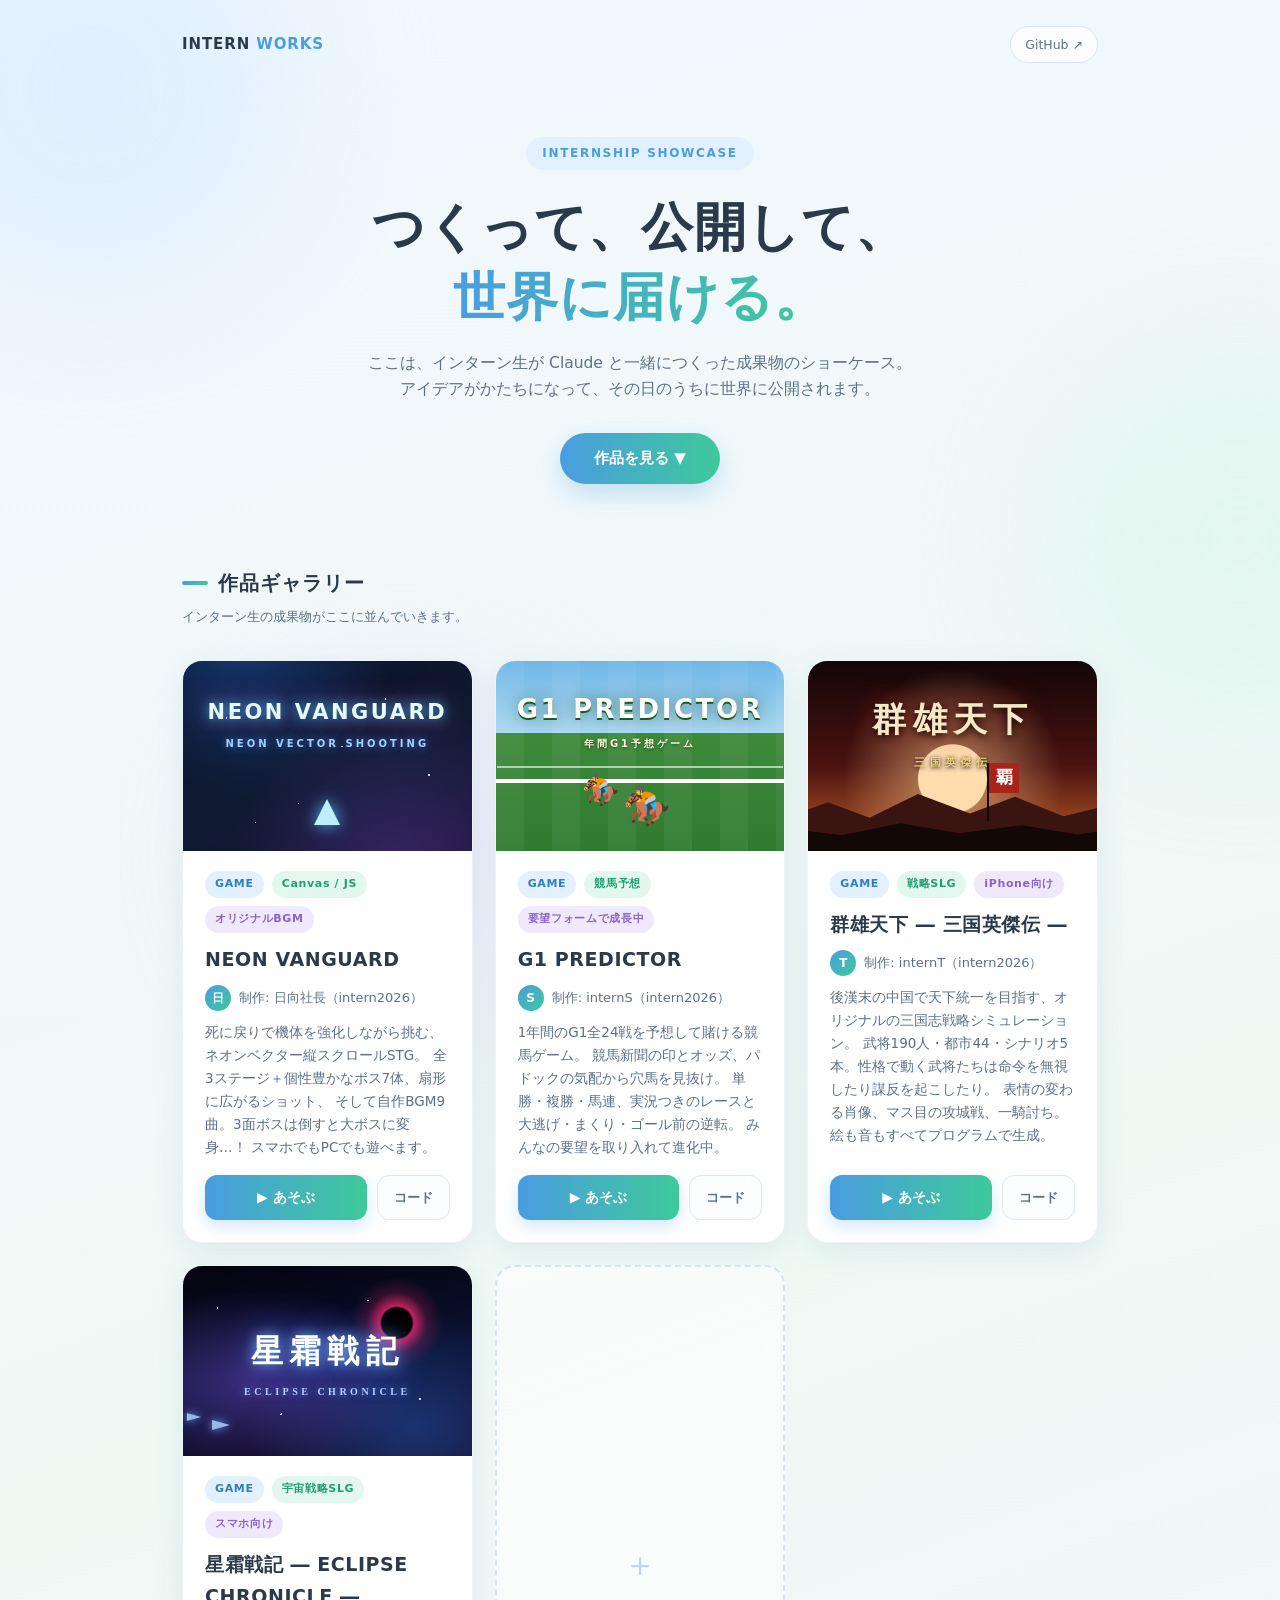
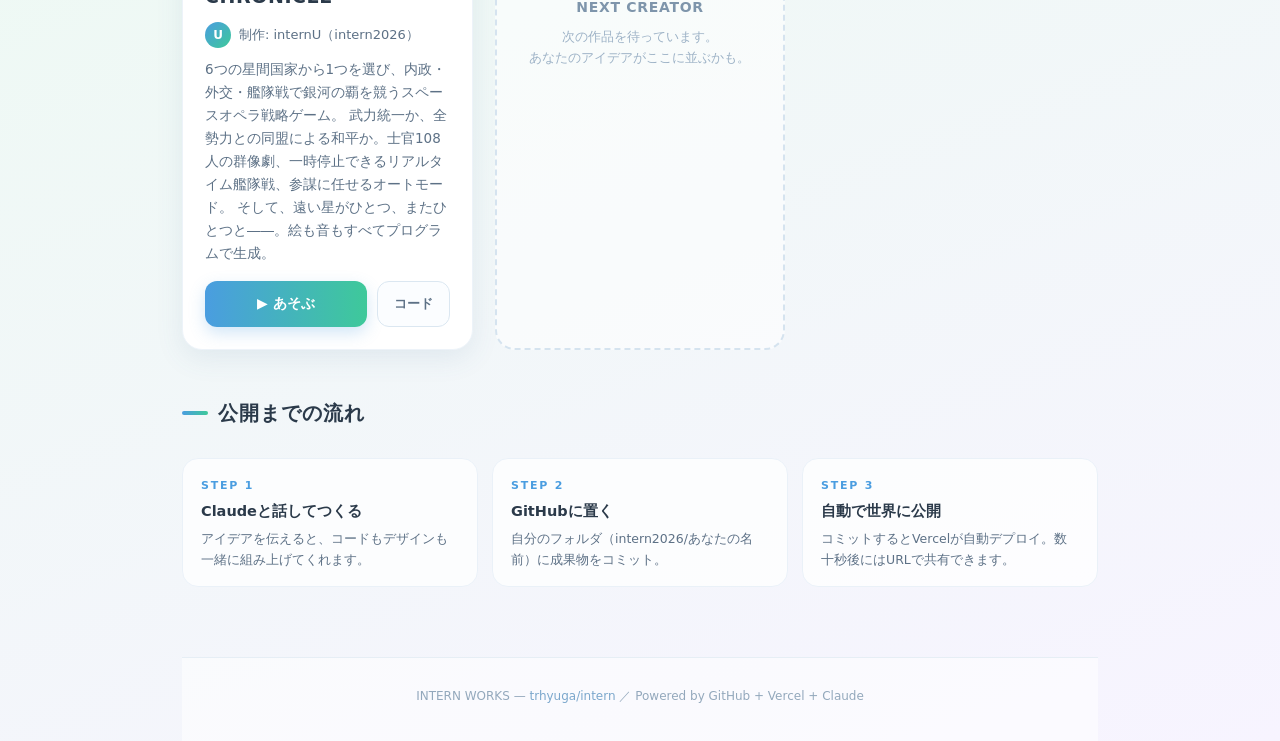
<file: index.html>
<!DOCTYPE html>
<html lang="ja">
<head>
<meta charset="UTF-8">
<meta name="viewport" content="width=device-width, initial-scale=1.0">
<meta name="description" content="インターン生がClaudeと一緒につくった成果物を紹介するショーケースです。">
<title>INTERN WORKS — つくって、公開して、届ける。</title>
<style>
  :root{
    --ink:#2b3a4a;
    --ink-soft:#5d7186;
    --sky:#eaf4ff;
    --mint:#e9fbf3;
    --accent:#4a9de0;
    --accent2:#3ec99a;
    --card:#ffffff;
  }
  *{ margin:0; padding:0; box-sizing:border-box; }
  html{ scroll-behavior:smooth; }
  body{
    font-family:"Segoe UI","Hiragino Kaku Gothic ProN","Yu Gothic",system-ui,sans-serif;
    color:var(--ink);
    background:linear-gradient(160deg, #f2f8ff 0%, #eef9f4 55%, #f7f4ff 100%);
    min-height:100vh;
    overflow-x:hidden;
    line-height:1.7;
  }
  /* ふわっと浮かぶ淡い玉 */
  .blob{ position:fixed; border-radius:50%; filter:blur(70px); opacity:.45; pointer-events:none; z-index:0; }
  .blob.b1{ width:420px; height:420px; background:#cfe6ff; top:-120px; left:-120px; animation:float1 16s ease-in-out infinite; }
  .blob.b2{ width:360px; height:360px; background:#d3f5e6; top:40%; right:-140px; animation:float2 20s ease-in-out infinite; }
  .blob.b3{ width:300px; height:300px; background:#eadfff; bottom:-100px; left:20%; animation:float1 24s ease-in-out infinite; }
  @keyframes float1{ 0%,100%{transform:translateY(0)} 50%{transform:translateY(34px)} }
  @keyframes float2{ 0%,100%{transform:translateY(0)} 50%{transform:translateY(-30px)} }

  .wrap{ position:relative; z-index:1; max-width:960px; margin:0 auto; padding:0 22px; }

  /* ヘッダー */
  header{ padding:26px 0 0; display:flex; align-items:center; justify-content:space-between; }
  .brand{ font-weight:800; letter-spacing:.06em; font-size:15px; color:var(--ink); }
  .brand span{ color:var(--accent); }
  .gh{ font-size:12.5px; color:var(--ink-soft); text-decoration:none; border:1px solid #d8e6f2; padding:7px 14px; border-radius:999px; background:rgba(255,255,255,.7); transition:.2s; }
  .gh:hover{ border-color:var(--accent); color:var(--accent); }

  /* ヒーロー */
  .hero{ padding:74px 0 46px; text-align:center; }
  .hero .badge{ display:inline-block; font-size:12px; letter-spacing:.14em; color:var(--accent); background:#e3f1ff; border-radius:999px; padding:6px 16px; margin-bottom:22px; font-weight:700; }
  .hero h1{ font-size:clamp(30px, 6vw, 52px); font-weight:800; letter-spacing:.02em; line-height:1.35; }
  .hero h1 .grad{ background:linear-gradient(90deg, var(--accent), var(--accent2)); -webkit-background-clip:text; background-clip:text; color:transparent; }
  .hero p{ margin-top:18px; color:var(--ink-soft); font-size:15.5px; }
  .hero .cta{ margin-top:30px; }
  .hero .cta a{ display:inline-block; text-decoration:none; font-weight:700; font-size:15px; color:#fff; background:linear-gradient(90deg, var(--accent), var(--accent2)); padding:13px 34px; border-radius:999px; box-shadow:0 10px 24px rgba(74,157,224,.28); transition:.2s; }
  .hero .cta a:hover{ transform:translateY(-2px); box-shadow:0 14px 30px rgba(74,157,224,.36); }

  /* セクション見出し */
  .sec{ padding:36px 0 10px; }
  .sec h2{ font-size:20px; font-weight:800; letter-spacing:.05em; display:flex; align-items:center; gap:10px; }
  .sec h2::before{ content:""; width:26px; height:4px; border-radius:2px; background:linear-gradient(90deg, var(--accent), var(--accent2)); }
  .sec .note{ font-size:13px; color:var(--ink-soft); margin-top:6px; }

  /* 作品カード */
  .grid{ display:grid; grid-template-columns:repeat(auto-fit, minmax(280px, 1fr)); gap:22px; padding:22px 0 10px; }
  .card{
    background:var(--card); border-radius:20px; overflow:hidden;
    box-shadow:0 8px 28px rgba(70,110,150,.10);
    border:1px solid #edf3f9;
    transition:.25s; display:flex; flex-direction:column;
  }
  .card:hover{ transform:translateY(-4px); box-shadow:0 16px 36px rgba(70,110,150,.16); }

  /* ゲームのサムネイル（CSSだけのネオン宇宙） */
  .thumb{
    position:relative; height:190px; overflow:hidden;
    background:
      radial-gradient(1.6px 1.6px at 15% 30%, #cfe9ff 60%, transparent 61%),
      radial-gradient(1.4px 1.4px at 70% 20%, #ffffff 60%, transparent 61%),
      radial-gradient(1.8px 1.8px at 85% 60%, #bfe0ff 60%, transparent 61%),
      radial-gradient(1.2px 1.2px at 40% 75%, #ffffff 60%, transparent 61%),
      radial-gradient(1.6px 1.6px at 55% 45%, #d5ecff 60%, transparent 61%),
      radial-gradient(1.2px 1.2px at 25% 85%, #ffffff 60%, transparent 61%),
      radial-gradient(circle at 75% 110%, rgba(90,60,160,.45), transparent 55%),
      radial-gradient(circle at 20% -10%, rgba(30,90,180,.5), transparent 50%),
      linear-gradient(160deg, #0a1226 0%, #101a33 60%, #1a1030 100%);
  }
  .thumb .ship{
    position:absolute; left:50%; bottom:26px; transform:translateX(-50%);
    width:0; height:0;
    border-left:13px solid transparent; border-right:13px solid transparent;
    border-bottom:26px solid #bfefff;
    filter:drop-shadow(0 0 8px #4cc3ff);
    animation:hover 2.6s ease-in-out infinite;
  }
  @keyframes hover{ 0%,100%{transform:translateX(-50%) translateY(0)} 50%{transform:translateX(-50%) translateY(-8px)} }
  .thumb .logo{
    position:absolute; top:34px; left:0; right:0; text-align:center;
    font-weight:800; letter-spacing:.12em; color:#e6fbff; font-size:21px;
    text-shadow:0 0 14px rgba(80,200,255,.9), 0 0 30px rgba(255,100,200,.5);
  }
  .thumb .logo small{ display:block; font-size:10px; letter-spacing:.3em; color:#9fd2ff; margin-top:4px; text-shadow:0 0 8px rgba(80,160,255,.8); }

  /* G1 PREDICTOR のサムネイル（CSSだけの芝コース） */
  .thumb.turf{
    background:
      repeating-linear-gradient(90deg, rgba(255,255,255,.05) 0 28px, transparent 28px 56px),
      linear-gradient(180deg, #6fb6e8 0%, #a8d8f0 38%, #3e8a3a 38%, #2f7a30 100%);
  }
  .thumb.turf::before{ /* 内ラチ */
    content:""; position:absolute; left:0; right:0; top:118px; height:4px; background:#fff;
    box-shadow:0 -14px 0 -1px rgba(255,255,255,.6);
  }
  .thumb.turf .logo{
    top:26px; color:#fff; font-size:26px; letter-spacing:.1em;
    text-shadow:0 2px 0 #1e5a1e, 0 0 16px rgba(0,60,0,.5);
  }
  .thumb.turf .logo small{ color:#fffbe0; font-size:10px; letter-spacing:.3em; text-shadow:0 1px 3px rgba(0,0,0,.5); }
  .thumb.turf .horse{
    position:absolute; z-index:1; bottom:26px; font-size:38px; line-height:1;
    left:44%; animation:gallop .5s ease-in-out infinite alternate;
  }
  .thumb.turf .horse.h2{ bottom:46px; left:30%; font-size:30px; animation-delay:-.25s; }
  @keyframes gallop{ 0%{transform:translateY(0)} 100%{transform:translateY(-4px)} }

  /* 群雄天下のサムネイル（CSSだけの夕焼けと山並み） */
  .thumb.sangoku{
    background:
      radial-gradient(circle at 50% 62%, #ffdcae 0 34px, rgba(255,200,140,.45) 35px, transparent 110px),
      linear-gradient(180deg, #120608 0%, #4a1210 55%, #c0602a 100%);
  }
  .thumb.sangoku::before, .thumb.sangoku::after{
    content:""; position:absolute; left:-10%; right:-10%; bottom:0;
  }
  .thumb.sangoku::before{ height:70px; background:#3a1410; clip-path:polygon(0 100%,0 55%,14% 30%,26% 52%,40% 18%,55% 46%,68% 22%,82% 50%,100% 28%,100% 100%); }
  .thumb.sangoku::after{ height:40px; background:#120806; clip-path:polygon(0 100%,0 40%,18% 60%,35% 30%,52% 55%,70% 35%,86% 58%,100% 40%,100% 100%); }
  .thumb.sangoku .logo{
    top:30px; color:#f6e8c6; font-family:'Hiragino Mincho ProN','Yu Mincho',serif; font-size:34px; letter-spacing:.18em;
    text-shadow:0 2px 8px #000, 0 0 24px rgba(168,36,26,.9);
  }
  .thumb.sangoku .logo small{ color:#f0d27a; font-size:11px; letter-spacing:.4em; text-shadow:0 1px 4px #000; }
  .thumb.sangoku .flag{
    position:absolute; z-index:1; bottom:30px; left:62%; width:2px; height:58px; background:#140806;
  }
  .thumb.sangoku .flag::after{
    content:"覇"; position:absolute; left:2px; top:0; width:30px; height:30px; background:#a8241a;
    color:#fff; font:700 17px/30px 'Hiragino Mincho ProN','Yu Mincho',serif; text-align:center;
    transform-origin:left center; animation:wave 2.4s ease-in-out infinite;
  }
  @keyframes wave{ 0%,100%{transform:skewY(0)} 50%{transform:skewY(-6deg)} }

  /* 星霜戦記のサムネイル（CSSだけの星雲・蝕・艦影） */
  .thumb.eclipse{
    background:
      radial-gradient(1.4px 1.4px at 12% 22%, #fff 60%, transparent 61%),
      radial-gradient(1.2px 1.2px at 82% 70%, #cfe2ff 60%, transparent 61%),
      radial-gradient(1.6px 1.6px at 34% 78%, #fff 60%, transparent 61%),
      radial-gradient(1.2px 1.2px at 64% 18%, #e0d0ff 60%, transparent 61%),
      radial-gradient(circle at 74% 30%, #000 0 15px, rgba(255,40,110,.75) 17px, rgba(255,40,110,.18) 30px, transparent 46px),
      radial-gradient(ellipse at 25% 60%, rgba(120,80,220,.45), transparent 55%),
      radial-gradient(ellipse at 80% 85%, rgba(40,110,220,.4), transparent 50%),
      linear-gradient(170deg, #03040e 0%, #0b1030 55%, #160a26 100%);
  }
  .thumb.eclipse .logo{
    top:58px; color:#fff; font-family:'Hiragino Mincho ProN','Yu Mincho',serif; font-size:32px; letter-spacing:.2em;
    text-shadow:0 0 14px #7ab8ff, 0 0 34px rgba(60,110,255,.8);
  }
  .thumb.eclipse .logo small{ color:#b8d0ff; font-size:10px; letter-spacing:.35em; text-shadow:0 0 8px rgba(80,140,255,.9); }
  .thumb.eclipse .fleet{ position:absolute; bottom:22px; left:-30%; display:flex; gap:9px; animation:cruise 14s linear infinite; }
  .thumb.eclipse .fleet i{ width:0; height:0; border-top:5px solid transparent; border-bottom:5px solid transparent; border-left:18px solid #9ab8e8; filter:drop-shadow(0 0 5px #5ab0ff); }
  .thumb.eclipse .fleet i:nth-child(2n){ transform:translateY(-8px) scale(.8); }
  .thumb.eclipse .fleet i:nth-child(3){ border-left-width:26px; border-top-width:7px; border-bottom-width:7px; }
  @keyframes cruise{ 0%{transform:translateX(0)} 100%{transform:translateX(560px)} }

  .card .body{ padding:20px 22px 22px; display:flex; flex-direction:column; gap:10px; flex:1; }
  .card .meta{ display:flex; align-items:center; gap:8px; flex-wrap:wrap; }
  .tag{ font-size:11px; font-weight:700; letter-spacing:.06em; padding:4px 10px; border-radius:999px; }
  .tag.t1{ color:#2e7fc2; background:#e3f1ff; }
  .tag.t2{ color:#1f9e74; background:#e2f8ee; }
  .tag.t3{ color:#8a63c9; background:#f0e9fc; }
  .card h3{ font-size:19px; font-weight:800; letter-spacing:.03em; }
  .card .creator{ font-size:13px; color:var(--ink-soft); display:flex; align-items:center; gap:8px; }
  .card .creator .avatar{
    width:26px; height:26px; border-radius:50%; flex:none;
    background:linear-gradient(135deg, var(--accent), var(--accent2));
    color:#fff; font-size:12px; font-weight:800; display:flex; align-items:center; justify-content:center;
  }
  .card p.desc{ font-size:13.5px; color:var(--ink-soft); flex:1; }
  .card .actions{ display:flex; gap:10px; margin-top:6px; }
  .btn-play{
    flex:1; text-align:center; text-decoration:none; color:#fff; font-weight:700; font-size:14px;
    background:linear-gradient(90deg, var(--accent), var(--accent2));
    padding:11px 0; border-radius:12px; box-shadow:0 6px 16px rgba(74,157,224,.25); transition:.2s;
  }
  .btn-play:hover{ transform:translateY(-2px); }
  .btn-sub{
    text-decoration:none; color:var(--ink-soft); font-size:12.5px; font-weight:600;
    border:1px solid #dbe7f1; border-radius:12px; padding:11px 16px; background:#fbfdff; transition:.2s;
  }
  .btn-sub:hover{ color:var(--accent); border-color:var(--accent); }

  /* coming soon カード */
  .card.soon{ border:2px dashed #d5e3ef; background:rgba(255,255,255,.55); box-shadow:none; align-items:center; justify-content:center; min-height:330px; text-align:center; }
  .card.soon:hover{ transform:none; }
  .card.soon .inner{ padding:30px; color:#9db2c6; }
  .card.soon .plus{ font-size:34px; line-height:1; margin-bottom:12px; color:#c3d5e5; }
  .card.soon b{ color:#7e95ab; font-size:14px; letter-spacing:.05em; }
  .card.soon p{ font-size:12.5px; margin-top:6px; }

  /* 流れの説明 */
  .flow{ display:grid; grid-template-columns:repeat(auto-fit, minmax(200px,1fr)); gap:14px; padding:18px 0 10px; }
  .step{ background:rgba(255,255,255,.75); border:1px solid #eaf1f8; border-radius:16px; padding:18px 18px 16px; }
  .step .num{ font-size:11px; font-weight:800; letter-spacing:.16em; color:var(--accent); }
  .step b{ display:block; margin-top:4px; font-size:14.5px; }
  .step p{ font-size:12.5px; color:var(--ink-soft); margin-top:4px; }

  footer{ margin-top:60px; padding:28px 0 34px; text-align:center; font-size:12px; color:#93a8bc; border-top:1px solid #e6eef5; background:rgba(255,255,255,.5); }
  footer a{ color:#7ba7cc; text-decoration:none; }
</style>
</head>
<body>
<div class="blob b1"></div><div class="blob b2"></div><div class="blob b3"></div>

<div class="wrap">
  <header>
    <div class="brand">INTERN <span>WORKS</span></div>
    <a class="gh" href="https://github.com/trhyuga/intern" target="_blank" rel="noopener">GitHub ↗</a>
  </header>

  <section class="hero">
    <div class="badge">INTERNSHIP SHOWCASE</div>
    <h1>つくって、公開して、<br><span class="grad">世界に届ける。</span></h1>
    <p>ここは、インターン生が Claude と一緒につくった成果物のショーケース。<br>
       アイデアがかたちになって、その日のうちに世界に公開されます。</p>
    <div class="cta"><a href="#works">作品を見る ▼</a></div>
  </section>

  <section class="sec" id="works">
    <h2>作品ギャラリー</h2>
    <div class="note">インターン生の成果物がここに並んでいきます。</div>
  </section>

  <div class="grid">
    <!-- 日向社長: NEON VANGUARD -->
    <div class="card">
      <div class="thumb">
        <div class="logo">NEON VANGUARD<small>NEON VECTOR SHOOTING</small></div>
        <div class="ship"></div>
      </div>
      <div class="body">
        <div class="meta">
          <span class="tag t1">GAME</span>
          <span class="tag t2">Canvas / JS</span>
          <span class="tag t3">オリジナルBGM</span>
        </div>
        <h3>NEON VANGUARD</h3>
        <div class="creator"><span class="avatar">日</span>制作: 日向社長（intern2026）</div>
        <p class="desc">
          死に戻りで機体を強化しながら挑む、ネオンベクター縦スクロールSTG。
          全3ステージ＋個性豊かなボス7体、扇形に広がるショット、
          そして自作BGM9曲。3面ボスは倒すと大ボスに変身…！
          スマホでもPCでも遊べます。
        </p>
        <div class="actions">
          <a class="btn-play" href="intern2026/testtriumph/">▶ あそぶ</a>
          <a class="btn-sub" href="https://github.com/trhyuga/intern/tree/main/intern2026/testtriumph" target="_blank" rel="noopener">コード</a>
        </div>
      </div>
    </div>

    <!-- internS: G1 PREDICTOR -->
    <div class="card">
      <div class="thumb turf">
        <div class="logo">G1 PREDICTOR<small>年間G1予想ゲーム</small></div>
        <div class="horse h2">🏇</div>
        <div class="horse">🏇</div>
      </div>
      <div class="body">
        <div class="meta">
          <span class="tag t1">GAME</span>
          <span class="tag t2">競馬予想</span>
          <span class="tag t3">要望フォームで成長中</span>
        </div>
        <h3>G1 PREDICTOR</h3>
        <div class="creator"><span class="avatar">S</span>制作: internS（intern2026）</div>
        <p class="desc">
          1年間のG1全24戦を予想して賭ける競馬ゲーム。
          競馬新聞の印とオッズ、パドックの気配から穴馬を見抜け。
          単勝・複勝・馬連、実況つきのレースと大逃げ・まくり・ゴール前の逆転。
          みんなの要望を取り入れて進化中。
        </p>
        <div class="actions">
          <a class="btn-play" href="intern2026/202610/internS/">▶ あそぶ</a>
          <a class="btn-sub" href="https://github.com/trhyuga/intern/tree/main/intern2026/202610/internS" target="_blank" rel="noopener">コード</a>
        </div>
      </div>
    </div>

    <!-- internT: 群雄天下 -->
    <div class="card">
      <div class="thumb sangoku">
        <div class="logo">群雄天下<small>三国英傑伝</small></div>
        <div class="flag"></div>
      </div>
      <div class="body">
        <div class="meta">
          <span class="tag t1">GAME</span>
          <span class="tag t2">戦略SLG</span>
          <span class="tag t3">iPhone向け</span>
        </div>
        <h3>群雄天下 ― 三国英傑伝 ―</h3>
        <div class="creator"><span class="avatar">T</span>制作: internT（intern2026）</div>
        <p class="desc">
          後漢末の中国で天下統一を目指す、オリジナルの三国志戦略シミュレーション。
          武将190人・都市44・シナリオ5本。性格で動く武将たちは命令を無視したり謀反を起こしたり。
          表情の変わる肖像、マス目の攻城戦、一騎討ち。絵も音もすべてプログラムで生成。
        </p>
        <div class="actions">
          <a class="btn-play" href="intern2026/202610/internT/">▶ あそぶ</a>
          <a class="btn-sub" href="https://github.com/trhyuga/intern/tree/main/intern2026/202610/internT" target="_blank" rel="noopener">コード</a>
        </div>
      </div>
    </div>

    <!-- internU: 星霜戦記 -->
    <div class="card">
      <div class="thumb eclipse">
        <div class="logo">星霜戦記<small>ECLIPSE CHRONICLE</small></div>
        <div class="fleet"><i></i><i></i><i></i><i></i><i></i></div>
      </div>
      <div class="body">
        <div class="meta">
          <span class="tag t1">GAME</span>
          <span class="tag t2">宇宙戦略SLG</span>
          <span class="tag t3">スマホ向け</span>
        </div>
        <h3>星霜戦記 ― ECLIPSE CHRONICLE ―</h3>
        <div class="creator"><span class="avatar">U</span>制作: internU（intern2026）</div>
        <p class="desc">
          6つの星間国家から1つを選び、内政・外交・艦隊戦で銀河の覇を競うスペースオペラ戦略ゲーム。
          武力統一か、全勢力との同盟による和平か。士官108人の群像劇、一時停止できるリアルタイム艦隊戦、参謀に任せるオートモード。
          そして、遠い星がひとつ、またひとつと――。絵も音もすべてプログラムで生成。
        </p>
        <div class="actions">
          <a class="btn-play" href="intern2026/202610/internU/">▶ あそぶ</a>
          <a class="btn-sub" href="https://github.com/trhyuga/intern/tree/main/intern2026/202610/internU" target="_blank" rel="noopener">コード</a>
        </div>
      </div>
    </div>

    <!-- 次のインターン生の枠 -->
    <div class="card soon">
      <div class="inner">
        <div class="plus">＋</div>
        <b>NEXT CREATOR</b>
        <p>次の作品を待っています。<br>あなたのアイデアがここに並ぶかも。</p>
      </div>
    </div>
  </div>

  <section class="sec">
    <h2>公開までの流れ</h2>
  </section>
  <div class="flow">
    <div class="step"><div class="num">STEP 1</div><b>Claudeと話してつくる</b><p>アイデアを伝えると、コードもデザインも一緒に組み上げてくれます。</p></div>
    <div class="step"><div class="num">STEP 2</div><b>GitHubに置く</b><p>自分のフォルダ（intern2026/あなたの名前）に成果物をコミット。</p></div>
    <div class="step"><div class="num">STEP 3</div><b>自動で世界に公開</b><p>コミットするとVercelが自動デプロイ。数十秒後にはURLで共有できます。</p></div>
  </div>

  <footer>
    INTERN WORKS — <a href="https://github.com/trhyuga/intern" target="_blank" rel="noopener">trhyuga/intern</a> ／ Powered by GitHub + Vercel + Claude
  </footer>
</div>
</body>
</html>
</file>
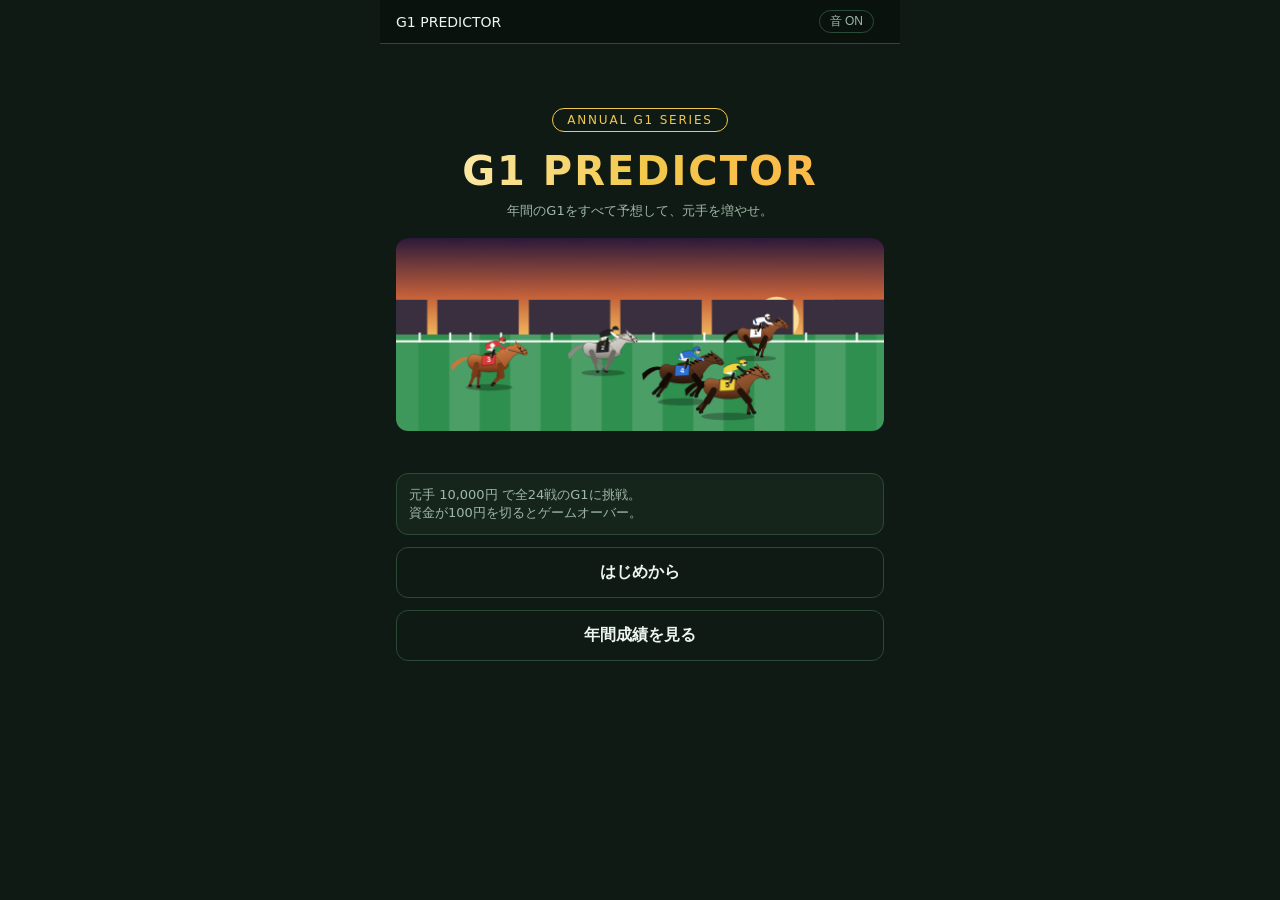
<file: intern2026/202610/internS/index.html>
<!DOCTYPE html>
<html lang="ja">
<head>
<meta charset="UTF-8">
<meta name="viewport" content="width=device-width, initial-scale=1.0, maximum-scale=1.0, user-scalable=no">
<title>G1 PREDICTOR — 年間G1予想ゲーム</title>
<style>
  :root{
    --bg:#0f1a14; --panel:#16251c; --line:#2c4a38; --ink:#eef5ee; --soft:#9fb8a7;
    --gold:#f2c94c; --red:#e2574c; --turf:#2f8f4e; --paper:#f4efe1; --paper-ink:#222;
  }
  *{ box-sizing:border-box; margin:0; padding:0; }
  html,body{ height:100%; }
  body{
    background:var(--bg); color:var(--ink);
    font-family:"Hiragino Kaku Gothic ProN","Yu Gothic","Segoe UI",system-ui,sans-serif;
    display:flex; justify-content:center;
  }
  #app{ width:100%; max-width:520px; min-height:100%; display:flex; flex-direction:column; }
  header.bar{
    display:flex; justify-content:space-between; align-items:center;
    padding:10px 16px; background:#0a120d; border-bottom:1px solid var(--line); font-size:14px;
  }
  header.bar .money{ color:var(--gold); font-weight:800; font-size:16px; }
  main{ flex:1; padding:16px; }
  .screen{ display:none; }
  .screen.on{ display:block; }
  h1{ font-size:30px; letter-spacing:.05em; }
  h2{ font-size:20px; margin-bottom:10px; }
  .sub{ color:var(--soft); font-size:13px; }
  .btn{
    display:block; width:100%; margin-top:12px; padding:14px; border:0; border-radius:12px;
    font-size:16px; font-weight:800; color:#10170f; background:var(--gold); cursor:pointer;
  }
  .btn.ghost{ background:transparent; color:var(--ink); border:1px solid var(--line); }
  .btn:disabled{ opacity:.4; cursor:default; }
  .row{ display:flex; gap:8px; }
  .row .btn{ margin-top:8px; }
  .panel{ background:var(--panel); border:1px solid var(--line); border-radius:12px; padding:12px; margin-top:12px; }

  /* タイトル */
  .title-wrap{ text-align:center; padding:48px 0 24px; }
  .title-wrap .badge{ display:inline-block; color:var(--gold); border:1px solid var(--gold); border-radius:999px; padding:4px 14px; font-size:12px; letter-spacing:.15em; margin-bottom:16px; }

  /* 競馬新聞 */
  .paper{ background:var(--paper); color:var(--paper-ink); border-radius:6px; padding:8px 6px; font-size:12px; overflow-x:auto; }
  .paper .head{ display:flex; flex-wrap:wrap; justify-content:space-between; align-items:baseline; gap:2px 10px; border-bottom:3px double #333; padding-bottom:6px; margin-bottom:6px; }
  .paper .head span{ font-size:11px; color:#444; }
  .paper .head b{ font-size:18px; }
  .paper table{ width:100%; border-collapse:collapse; white-space:nowrap; }
  .paper th,.paper td{ border-bottom:1px solid #c9c1aa; padding:5px 2px; text-align:center; }
  .paper th{ font-size:10px; font-weight:700; color:#555; }
  /* 予想印の3列は細く詰める */
  .paper th.rp{ font-size:8.5px; line-height:1.15; padding:3px 0; width:2.1em; }
  .paper td.mark{ padding:5px 0; width:1.9em; }
  .paper td.odds{ font-weight:800; font-variant-numeric:tabular-nums; }
  @media (max-width:370px){ .paper{ font-size:11px; } .paper td.name{ letter-spacing:-.03em; } }
  .paper td.name{ text-align:left; font-weight:800; }
  .waku{ display:inline-block; width:20px; height:20px; line-height:20px; border-radius:3px; font-weight:800; border:1px solid #333; }
  .mark{ font-weight:800; color:#c0392b; }

  /* パドック */
  .paddock{ display:grid; grid-template-columns:1fr 1fr; gap:8px; }
  .pd{ background:var(--panel); border:1px solid var(--line); border-radius:10px; padding:8px; font-size:13px; }
  .pd .nm{ font-weight:800; margin:4px 0; }
  .pd canvas{ width:100%; height:auto; display:block; background:#1d3326; border-radius:6px; }

  /* 馬券 */
  .seg{ display:flex; gap:6px; }
  .seg button{ flex:1; padding:10px; border-radius:10px; border:1px solid var(--line); background:transparent; color:var(--ink); font-weight:800; cursor:pointer; }
  .seg button.on{ background:var(--gold); color:#111; border-color:var(--gold); }
  #betType{ display:grid; grid-template-columns:repeat(3,1fr); }
  .picks{ display:grid; grid-template-columns:repeat(4,1fr); gap:6px; margin-top:10px; }
  .picks button{ padding:8px 2px; border-radius:8px; border:2px solid transparent; font-weight:800; cursor:pointer; font-size:12px; }
  .picks button.on{ border-color:var(--gold); box-shadow:0 0 0 2px var(--gold); }
  .amt{ display:flex; gap:6px; flex-wrap:wrap; margin-top:10px; }
  .amt button{ flex:1; padding:8px; border-radius:8px; border:1px solid var(--line); background:transparent; color:var(--ink); cursor:pointer; }
  ul.tickets{ list-style:none; font-size:14px; }
  ul.tickets li{ display:flex; justify-content:space-between; padding:6px 0; border-bottom:1px dashed var(--line); }
  ul.tickets li button{ background:none; border:0; color:var(--red); cursor:pointer; }

  /* レース */
  #raceWrap{ position:relative; }
  #raceCv{ width:100%; height:auto; display:block; border-radius:10px; background:#000; }
  #phaseCard{
    position:absolute; inset:0; display:flex; align-items:center; justify-content:center;
    font-size:40px; font-weight:900; letter-spacing:.2em; color:#fff; text-shadow:0 0 18px #000;
    background:rgba(0,0,0,.55); opacity:0; pointer-events:none; transition:opacity .25s; border-radius:10px;
  }
  #phaseCard.on{ opacity:1; }

  /* タイトルのアニメーション */
  #titleCv{ width:100%; height:auto; display:block; border-radius:12px; margin:18px 0 6px; background:#000; }
  .title-wrap h1{ font-size:40px; background:linear-gradient(90deg,#fff3c4,var(--gold),#ffb347); -webkit-background-clip:text; background-clip:text; color:transparent; animation:shine 3s ease-in-out infinite; }
  @keyframes shine{ 0%,100%{ filter:brightness(1);} 50%{ filter:brightness(1.35);} }

  /* 発走前のG1紹介 */
  #introCard{
    position:absolute; inset:0; border-radius:10px; display:flex; flex-direction:column; justify-content:center; align-items:center;
    gap:8px; padding:18px; text-align:center; background:linear-gradient(160deg,rgba(10,20,14,.92),rgba(40,30,8,.92));
    opacity:0; pointer-events:none; transition:opacity .35s;
  }
  #introCard.on{ opacity:1; }
  #introCard .ic-month{ color:var(--gold); font-size:13px; letter-spacing:.2em; }
  #introCard .ic-name{ font-size:30px; font-weight:900; letter-spacing:.05em; animation:pop .6s ease-out; }
  #introCard .ic-cond{ font-size:13px; color:var(--soft); }
  #introCard .ic-desc{ font-size:14px; line-height:1.6; max-width:34em; }
  @keyframes pop{ from{ transform:scale(.7); opacity:0; } to{ transform:none; opacity:1; } }

  /* 的中演出 */
  #celebrate{ position:fixed; inset:0; pointer-events:none; z-index:50; display:none; }
  #celebrate.on{ display:block; }
  #celebrate canvas{ position:absolute; inset:0; width:100%; height:100%; }
  #celebrate .msg{
    position:absolute; left:50%; top:38%; transform:translate(-50%,-50%); text-align:center;
    font-weight:900; color:var(--gold); text-shadow:0 0 18px rgba(0,0,0,.8), 0 0 4px #000; animation:hit 2.6s ease-out forwards;
  }
  #celebrate .msg b{ display:block; font-size:56px; letter-spacing:.1em; }
  #celebrate .msg span{ font-size:22px; color:#fff; }
  @keyframes hit{ 0%{ transform:translate(-50%,-50%) scale(.4); opacity:0; } 15%{ transform:translate(-50%,-50%) scale(1.15); opacity:1; }
    25%{ transform:translate(-50%,-50%) scale(1); } 80%{ opacity:1; } 100%{ opacity:0; } }

  /* エンディングロール */
  #rollView{ position:relative; height:70vh; overflow:hidden; border-radius:12px; background:#000; border:1px solid var(--line); }
  #rollBody{ position:absolute; left:0; right:0; top:100%; text-align:center; padding:0 16px 40px; }
  /* 年間成績（あとから見返す） */
  .rec-list{ display:flex; flex-direction:column; gap:8px; }
  .rec-list button{ display:flex; justify-content:space-between; align-items:center; gap:10px; padding:12px 14px; border-radius:10px;
    border:1px solid var(--line); background:var(--panel); color:var(--ink); font:inherit; font-size:14px; cursor:pointer; text-align:left; }
  .rec-list button .tag{ font-size:11px; padding:1px 8px; border-radius:999px; border:1px solid currentColor; white-space:nowrap; }
  .rec-list .t-clear{ color:var(--gold); } .rec-list .t-over{ color:#f08a80; } .rec-list .t-live{ color:#7fd0a0; }
  #recDetail{ max-height:62vh; overflow-y:auto; border-radius:12px; background:#000; border:1px solid var(--line); text-align:center; padding:0 14px 24px; }
  /* 節目のおっちゃんとトロフィー */
  #ojisan{ position:fixed; inset:0; z-index:60; display:none; align-items:center; justify-content:center; background:rgba(0,0,0,.6); padding:16px; }
  #ojisan.on{ display:flex; }
  #ojisan .card{ width:100%; max-width:360px; background:var(--panel); border:2px solid var(--gold); border-radius:16px; padding:16px; text-align:center; animation:pop .45s ease-out; }
  #ojisan canvas{ width:170px; height:auto; display:block; margin:0 auto; }
  #ojisan .bubble{ position:relative; background:#fff; color:#222; border-radius:12px; padding:10px 12px; margin:6px 0 10px; font-weight:700; line-height:1.6; text-align:left; }
  #ojisan .bubble::before{ content:""; position:absolute; top:-10px; left:50%; margin-left:-10px; border:10px solid transparent; border-top:0; border-bottom-color:#fff; }
  #ojisan .tro{ font-size:13px; color:var(--soft); }
  .trophies{ display:flex; flex-wrap:wrap; gap:6px; margin-top:8px; }
  .trophy{ display:inline-flex; align-items:center; gap:4px; font-size:12px; font-weight:800; padding:2px 10px 2px 4px; border-radius:999px; color:#111; }
  .trophy i{ display:inline-block; width:16px; height:16px; border-radius:50%; box-shadow:inset 0 0 0 2px rgba(0,0,0,.25); }
  .trophy.none{ background:transparent; color:var(--soft); border:1px dashed var(--line); }
  /* 大的中の金色のフラッシュ */
  #celebrate.big::before{ content:""; position:absolute; inset:0; background:radial-gradient(circle at 50% 40%, rgba(255,215,90,.55), rgba(255,215,90,0) 60%); animation:flash 1.2s ease-out 2; }
  @keyframes flash{ 0%{ opacity:0; } 20%{ opacity:1; } 100%{ opacity:0; } }
  #celebrate.big .msg{ animation-duration:4.4s; }
  #celebrate.big .msg b{ font-size:52px; white-space:nowrap; letter-spacing:.04em; text-shadow:none; background:linear-gradient(90deg,#fff3c4,#f2c94c,#ff9f43,#f2c94c); -webkit-background-clip:text; background-clip:text; color:transparent; filter:drop-shadow(0 0 10px rgba(0,0,0,.85)) drop-shadow(0 0 2px #000); }
  .report h3{ color:var(--gold); font-size:13px; letter-spacing:.25em; margin:34px 0 10px; }
  .report .big{ font-size:30px; font-weight:900; letter-spacing:.05em; }
  .report .r{ display:flex; justify-content:space-between; gap:10px; font-size:14px; padding:3px 0; border-bottom:1px dashed #223; text-align:left; }
  .report .r span:last-child{ white-space:nowrap; font-variant-numeric:tabular-nums; }
  .report .plus{ color:var(--gold); } .report .minus{ color:var(--soft); }
  .report .fin{ font-size:28px; font-weight:900; color:var(--gold); margin-top:60px; letter-spacing:.2em; }
  @media (prefers-reduced-motion: reduce){ #celebrate .msg{ animation:none; } #introCard .ic-name{ animation:none; } }
  #commentary{
    margin-top:10px; height:170px; overflow:hidden; background:#000; border:1px solid var(--line);
    border-radius:10px; padding:8px 10px; font-size:14px; line-height:1.6; display:flex; flex-direction:column; justify-content:flex-end;
  }
  #commentary p{ animation:fadein .3s; }
  #commentary p.big{ color:var(--gold); font-weight:800; }
  @keyframes fadein{ from{ opacity:0; transform:translateY(6px);} to{ opacity:1; transform:none; } }

  /* 結果 */
  .podium{ display:flex; flex-direction:column; gap:6px; }
  .podium div{ display:flex; gap:10px; align-items:center; padding:10px; border-radius:10px; background:var(--panel); font-size:16px; }
  .podium .pos{ font-size:22px; font-weight:900; color:var(--gold); width:46px; }
  .win{ color:var(--gold); font-weight:800; }
  .lose{ color:var(--soft); }
</style>
</head>
<body>
<div id="app">
  <header class="bar">
    <span id="hdrRace">G1 PREDICTOR</span>
    <span style="display:flex;align-items:center;gap:10px">
      <button id="btnSound" type="button" aria-label="効果音のオン・オフ" style="background:transparent;border:1px solid var(--line);color:var(--soft);border-radius:999px;padding:2px 10px;font-size:12px;cursor:pointer">音 ON</button>
      <span class="money" id="hdrMoney"></span>
    </span>
  </header>
  <main>
    <!-- タイトル -->
    <section class="screen" id="sc-title">
      <div class="title-wrap">
        <div class="badge">ANNUAL G1 SERIES</div>
        <h1>G1 PREDICTOR</h1>
        <p class="sub" style="margin-top:8px">年間のG1をすべて予想して、元手を増やせ。</p>
        <canvas id="titleCv" width="480" height="190"></canvas>
      </div>
      <div class="panel sub" id="titleInfo"></div>
      <button class="btn" id="btnContinue">つづきから</button>
      <button class="btn ghost" id="btnNew">はじめから</button>
      <button class="btn ghost" id="btnRecords">年間成績を見る</button>
    </section>

    <!-- 競馬新聞 -->
    <section class="screen" id="sc-paper">
      <div class="paper" id="paper"></div>
      <div class="row">
        <button class="btn ghost" id="btnToPaddock">パドックを見る</button>
        <button class="btn" id="btnToBetFromPaper">馬券を買う</button>
      </div>
    </section>

    <!-- パドック -->
    <section class="screen" id="sc-paddock">
      <h2>パドック</h2>
      <p class="sub" style="margin-bottom:10px">馬の気配を見て、調子を見極めよう。</p>
      <div class="paddock" id="paddock"></div>
      <div class="row">
        <button class="btn ghost" id="btnBackPaper">新聞に戻る</button>
        <button class="btn" id="btnToBet">馬券を買う</button>
      </div>
    </section>

    <!-- 馬券 -->
    <section class="screen" id="sc-bet">
      <h2>馬券購入</h2>
      <div class="seg" id="betType">
        <button data-t="win" class="on">単勝</button>
        <button data-t="place">複勝</button>
        <button data-t="quin">馬連</button>
        <button data-t="wide">ワイド</button>
        <button data-t="trio">3連複</button>
        <button data-t="tri">3連単</button>
      </div>
      <p class="sub" id="betHint" style="margin-top:8px"></p>
      <button type="button" id="btnBox" style="display:none;margin-top:6px;background:transparent;border:1px solid var(--line);color:var(--ink);border-radius:999px;padding:5px 14px;font-weight:700;cursor:pointer">ボックス買い：OFF</button>
      <div class="picks" id="picks"></div>
      <div class="panel">
        <div style="display:flex;justify-content:space-between"><span>金額</span><b id="amtView">0円</b></div>
        <div class="amt" id="amtBtns">
          <button data-a="100">+100</button><button data-a="1000">+1,000</button>
          <button data-a="10000">+1万</button><button data-a="0">クリア</button>
        </div>
        <p class="sub" id="oddsView" style="margin-top:8px"></p>
        <button class="btn ghost" id="btnAddTicket">この馬券を追加</button>
      </div>
      <div class="panel">
        <ul class="tickets" id="tickets"></ul>
        <p class="sub" id="ticketSum" style="margin-top:6px"></p>
      </div>
      <div class="row">
        <button class="btn ghost" id="btnBetBack">新聞に戻る</button>
        <button class="btn" id="btnStartRace">発走！</button>
      </div>
    </section>

    <!-- レース -->
    <section class="screen" id="sc-race">
      <div id="raceWrap">
        <canvas id="raceCv" width="480" height="400"></canvas>
        <div id="phaseCard"></div>
        <div id="introCard"></div>
      </div>
      <div id="commentary"></div>
      <button class="btn ghost" id="btnSkip">結果まで飛ばす</button>
    </section>

    <!-- 結果 -->
    <section class="screen" id="sc-result">
      <h2 id="resTitle">確定</h2>
      <div class="podium" id="podium"></div>
      <div class="panel" id="payout"></div>
      <button class="btn" id="btnNext">次のレースへ</button>
    </section>

    <!-- 年間成績（これまでの全シーズン） -->
    <section class="screen" id="sc-records">
      <h2>年間成績</h2>
      <p class="sub" style="margin-bottom:10px">これまでのシーズンの結果をいつでも見返せます。</p>
      <div class="trophies" id="recTrophies" style="margin-bottom:12px"></div>
      <div class="rec-list" id="recList"></div>
      <div id="recDetail" class="report" style="display:none"></div>
      <button class="btn ghost" id="btnRecBack">タイトルへ</button>
    </section>

    <!-- エンディングロール（年間の結果発表） -->
    <section class="screen" id="sc-credits">
      <div id="rollView"><div id="rollBody" class="report"></div></div>
      <button class="btn ghost" id="btnRollSkip">結果発表を飛ばす</button>
    </section>

    <!-- ゲームオーバー / クリア -->
    <section class="screen" id="sc-end">
      <div class="title-wrap">
        <h1 id="endTitle"></h1>
        <p class="sub" id="endText" style="margin-top:12px"></p>
      </div>
      <button class="btn" id="btnEndMain"></button>
      <button class="btn ghost" id="btnEndTitle">タイトルへ</button>
    </section>
  </main>
</div>
<div id="celebrate"><canvas id="confetti"></canvas><div class="msg" id="celebrateMsg"></div></div>
<div id="ojisan" role="dialog" aria-label="節目のお祝い">
  <div class="card">
    <canvas id="ojisanCv" width="170" height="170"></canvas>
    <div class="bubble" id="ojisanMsg"></div>
    <div class="tro" id="ojisanTro"></div>
    <button class="btn" id="btnOjisan">ありがとう！</button>
  </div>
</div>

<script>
'use strict';
/* =========================================================================
   G1 PREDICTOR — 初期設定版（雛形）
   画面: タイトル → 競馬新聞 → パドック → 馬券 → レース(序盤/中盤/ラストスパート) → 結果
   ※ レース名・馬名はすべて架空です。
   ========================================================================= */

// ---------- 設定値（バランス調整はここ） ----------
const CONFIG = {
  START_MONEY: 10000,      // 元手
  MIN_BET: 100,            // 最低購入単位
  FIELD: 8,                // 頭数
  TAKEOUT_WIN: 0.20,       // 単勝の控除率（仮の値）
  TAKEOUT_QUIN: 0.225,     // 馬連の控除率（仮の値）
  TAKEOUT_WIDE: 0.225,     // ワイドの控除率（仮の値）
  TAKEOUT_PLACE: 0.2,      // 複勝の控除率（仮の値）
  TAKEOUT_TRI: 0.275,      // 3連単の控除率（仮の値）
  TAKEOUT_TRIO: 0.25,      // 3連複の控除率（仮の値）
  ODDS_SIMS: 400,          // オッズ算出用のシミュレーション回数
  RACE_SECONDS: 36,        // レース演出の長さ(秒)
  SAVE_KEY: 'internS_g1predictor_save_v1',
};

// ---------- 年間G1カレンダー（JRA平地G1・2026年の日程順） ----------
// 2026年の開催日程をJRA等の公開情報で確認して並べた。年によって日程・競馬場が変わるので、年が変わったら確認すること。
// mareOnly: 牝馬限定戦。2歳戦・3歳戦の年齢制限は「時代を超えた夢のレース」として無視している。
const CALENDAR = [
  { name:'フェブラリーステークス', month:2,  venue:'東京', surface:'ダート', dist:1600, desc:'一年で最初のG1。東京ダート1600mで争うダートマイル王決定戦。' },
  { name:'高松宮記念',           month:3,  venue:'中京', surface:'芝', dist:1200, desc:'春のスプリント王決定戦。中京芝1200m、一瞬のスピードが勝負を分ける。' },
  { name:'大阪杯',               month:4,  venue:'阪神', surface:'芝', dist:2000, desc:'春の中距離王決定戦。2017年にG1へ昇格した阪神芝2000mの一戦。' },
  { name:'桜花賞',               month:4,  venue:'阪神', surface:'芝', dist:1600, mareOnly:true, desc:'牝馬クラシックの第一冠。満開の桜の下、阪神芝1600mで女王を決める。' },
  { name:'皐月賞',               month:4,  venue:'中山', surface:'芝', dist:2000, desc:'クラシック三冠の第一冠。「最も速い馬が勝つ」と言われる中山芝2000m。' },
  { name:'天皇賞（春）',         month:5,  venue:'京都', surface:'芝', dist:3200, desc:'平地G1で最も長い京都芝3200m。スタミナが試される伝統の盾。' },
  { name:'NHKマイルカップ',      month:5,  venue:'東京', surface:'芝', dist:1600, desc:'3歳マイル王決定戦。東京芝1600mでスピード自慢がぶつかる。' },
  { name:'ヴィクトリアマイル',   month:5,  venue:'東京', surface:'芝', dist:1600, mareOnly:true, desc:'牝馬のマイル女王決定戦。東京芝1600m、直線の長い舞台での叩き合い。' },
  { name:'オークス',             month:5,  venue:'東京', surface:'芝', dist:2400, mareOnly:true, desc:'牝馬クラシックの第二冠、優駿牝馬。東京芝2400mで距離の壁に挑む。' },
  { name:'日本ダービー',         month:5,  venue:'東京', surface:'芝', dist:2400, desc:'東京優駿。ホースマン誰もが夢見る世代の頂点、東京芝2400m。' },
  { name:'安田記念',             month:6,  venue:'東京', surface:'芝', dist:1600, desc:'春のマイル王決定戦。東京芝1600m、古馬の一線級が集う。' },
  { name:'宝塚記念',             month:6,  venue:'阪神', surface:'芝', dist:2200, desc:'ファン投票で出走馬が選ばれる上半期のグランプリ。阪神芝2200m。' },
  { name:'スプリンターズステークス', month:9, venue:'中山', surface:'芝', dist:1200, desc:'秋のスプリント王決定戦。中山芝1200m、急坂のゴール前が見どころ。' },
  { name:'秋華賞',               month:10, venue:'京都', surface:'芝', dist:2000, mareOnly:true, desc:'牝馬三冠の最終戦。京都芝2000mで世代の女王が決まる。' },
  { name:'菊花賞',               month:10, venue:'京都', surface:'芝', dist:3000, desc:'クラシック三冠の最終戦。「最も強い馬が勝つ」と言われる京都芝3000m。' },
  { name:'天皇賞（秋）',         month:11, venue:'東京', surface:'芝', dist:2000, desc:'秋の中距離王決定戦。東京芝2000m、伝統の盾をかけた一戦。' },
  { name:'エリザベス女王杯',     month:11, venue:'京都', surface:'芝', dist:2200, mareOnly:true, desc:'古馬も3歳も集う牝馬の女王決定戦。京都芝2200m。' },
  { name:'マイルチャンピオンシップ', month:11, venue:'京都', surface:'芝', dist:1600, desc:'秋のマイル王決定戦。京都芝1600m、外回りの直線で一気に弾ける。' },
  { name:'ジャパンカップ',       month:11, venue:'東京', surface:'芝', dist:2400, desc:'海外の強豪も招く国際招待競走。東京芝2400mで世界と頂点を争う。' },
  { name:'チャンピオンズカップ', month:12, venue:'中京', surface:'ダート', dist:1800, desc:'ダートの頂点を決める冬の大一番。中京ダート1800m。' },
  { name:'阪神ジュベナイルフィリーズ', month:12, venue:'阪神', surface:'芝', dist:1600, mareOnly:true, desc:'2歳女王決定戦。阪神芝1600mから未来の名牝が生まれる。' },
  { name:'朝日杯フューチュリティステークス', month:12, venue:'阪神', surface:'芝', dist:1600, desc:'2歳王者決定戦。阪神芝1600mで来年のクラシックを占う。' },
  { name:'ホープフルステークス', month:12, venue:'中山', surface:'芝', dist:2000, desc:'2歳の中距離G1。中山芝2000m、皐月賞と同じ舞台で素質を競う。' },
  { name:'有馬記念',             month:12, venue:'中山', surface:'芝', dist:2500, desc:'ファン投票で選ばれた馬が集う暮れのグランプリ。中山芝2500m、一年の総決算。' },
];

// 枠色（8頭立て＝1枠1頭）
const WAKU = [
  { bg:'#ffffff', fg:'#000' }, { bg:'#222222', fg:'#fff' }, { bg:'#d93a3a', fg:'#fff' }, { bg:'#2f6fd6', fg:'#fff' },
  { bg:'#f2d43c', fg:'#000' }, { bg:'#2f9e55', fg:'#fff' }, { bg:'#f08a2c', fg:'#000' }, { bg:'#f29ac2', fg:'#000' },
];
const STYLES = ['逃げ','先行','差し','追込'];
const COAT = ['#7a4a2a','#5a3420','#3b2618','#9a6a3a','#2a2a2a','#b0a090'];

// ---------- 乱数（シード付き：同じレースは同じ出走表になる） ----------
function mulberry32(a){ return function(){ a|=0; a=a+0x6D2B79F5|0; let t=Math.imul(a^a>>>15,1|a); t=t+Math.imul(t^t>>>7,61|t)^t; return ((t^t>>>14)>>>0)/4294967296; }; }
function gauss(rnd){ let u=0,v=0; while(u===0)u=rnd(); while(v===0)v=rnd(); return Math.sqrt(-2*Math.log(u))*Math.cos(2*Math.PI*v); }
const pick = (rnd, arr) => arr[Math.floor(rnd()*arr.length)];
const clamp = (v,a,b) => Math.max(a, Math.min(b, v));
const yen = n => n.toLocaleString('ja-JP') + '円';

// ---------- 歴代の名馬 ----------
// 名前・性別・主な戦場（芝/ダート）・脚質・得意距離は、よく知られた戦績に寄せたゲーム用のおおよその設定。
// speed/stamina/kick（スピード/スタミナ/末脚）はゲームバランス用の目安で、実際の成績を数値化したものではない。
// sex: '牡'（牡馬・せん馬を含む）/'牝'
const LEGENDS = [
  // 芝・中長距離
  { name:'シンボリルドルフ',   sex:'牡', surface:'芝', style:'先行', bestDist:2400, speed:92, stamina:92, kick:86 },
  { name:'ナリタブライアン',   sex:'牡', surface:'芝', style:'差し', bestDist:2400, speed:91, stamina:90, kick:90 },
  { name:'ディープインパクト', coat:'鹿毛', sex:'牡', surface:'芝', style:'追込', bestDist:2400, speed:93, stamina:90, kick:99 },
  { name:'オルフェーヴル', coat:'栗毛',     sex:'牡', surface:'芝', style:'差し', bestDist:2400, speed:91, stamina:92, kick:94 },
  { name:'キタサンブラック', coat:'鹿毛',   sex:'牡', surface:'芝', style:'逃げ', bestDist:2400, speed:89, stamina:95, kick:82 },
  { name:'テイエムオペラオー', sex:'牡', surface:'芝', style:'先行', bestDist:2400, speed:88, stamina:92, kick:85 },
  { name:'スペシャルウィーク', sex:'牡', surface:'芝', style:'差し', bestDist:2400, speed:88, stamina:89, kick:90 },
  { name:'トウカイテイオー',   sex:'牡', surface:'芝', style:'先行', bestDist:2200, speed:90, stamina:84, kick:87 },
  { name:'グラスワンダー',     sex:'牡', surface:'芝', style:'差し', bestDist:2200, speed:89, stamina:84, kick:90 },
  { name:'エルコンドルパサー', sex:'牡', surface:'芝', style:'先行', bestDist:2000, speed:91, stamina:86, kick:86 },
  { name:'イクイノックス',     sex:'牡', surface:'芝', style:'先行', bestDist:2200, speed:94, stamina:88, kick:93 },
  { name:'コントレイル',       sex:'牡', surface:'芝', style:'差し', bestDist:2200, speed:90, stamina:87, kick:91 },
  { name:'ドウデュース',       sex:'牡', surface:'芝', style:'差し', bestDist:2200, speed:89, stamina:86, kick:93 },
  { name:'サイレンススズカ', coat:'栗毛',   sex:'牡', surface:'芝', style:'逃げ', bestDist:1800, speed:96, stamina:74, kick:80 },
  { name:'ミホノブルボン',     sex:'牡', surface:'芝', style:'逃げ', bestDist:2000, speed:90, stamina:80, kick:78 },
  { name:'マルゼンスキー',     sex:'牡', surface:'芝', style:'逃げ', bestDist:1800, speed:93, stamina:76, kick:80 },
  { name:'オグリキャップ', coat:'芦毛',     sex:'牡', surface:'芝', style:'差し', bestDist:1800, speed:90, stamina:83, kick:91 },
  { name:'ジャスタウェイ',     sex:'牡', surface:'芝', style:'差し', bestDist:1800, speed:90, stamina:80, kick:90 },
  // 架空の馬（インターンの要望で追加。ここだけ実在の馬ではない）
  { name:'シュンノスケ', coat:'黒鹿毛', sex:'牡', surface:'芝', style:'差し', bestDist:2200, speed:93, stamina:90, kick:96 },
  // 芝・長距離
  { name:'メジロマックイーン', coat:'芦毛', sex:'牡', surface:'芝', style:'先行', bestDist:3000, speed:86, stamina:97, kick:82 },
  { name:'ライスシャワー',     sex:'牡', surface:'芝', style:'先行', bestDist:3200, speed:83, stamina:98, kick:82 },
  { name:'ゴールドシップ', coat:'芦毛',     sex:'牡', surface:'芝', style:'追込', bestDist:2800, speed:85, stamina:96, kick:89 },
  { name:'タイトルホルダー',   sex:'牡', surface:'芝', style:'逃げ', bestDist:3000, speed:86, stamina:96, kick:78 },
  // 芝・短距離〜マイル
  { name:'ロードカナロア',     sex:'牡', surface:'芝', style:'先行', bestDist:1200, speed:97, stamina:62, kick:88 },
  { name:'サクラバクシンオー', sex:'牡', surface:'芝', style:'先行', bestDist:1200, speed:96, stamina:58, kick:82 },
  { name:'デュランダル',       sex:'牡', surface:'芝', style:'追込', bestDist:1400, speed:91, stamina:62, kick:95 },
  { name:'タイキシャトル',     sex:'牡', surface:'芝', style:'先行', bestDist:1600, speed:95, stamina:68, kick:86 },
  // 牝馬
  { name:'ウオッカ',           sex:'牝', surface:'芝', style:'差し', bestDist:1800, speed:91, stamina:84, kick:92 },
  { name:'ダイワスカーレット', coat:'栗毛', sex:'牝', surface:'芝', style:'先行', bestDist:2000, speed:91, stamina:86, kick:84 },
  { name:'アーモンドアイ',     sex:'牝', surface:'芝', style:'差し', bestDist:2000, speed:94, stamina:86, kick:96 },
  { name:'ジェンティルドンナ', sex:'牝', surface:'芝', style:'先行', bestDist:2200, speed:91, stamina:88, kick:88 },
  { name:'ブエナビスタ',       sex:'牝', surface:'芝', style:'差し', bestDist:2000, speed:89, stamina:86, kick:92 },
  { name:'リスグラシュー',     sex:'牝', surface:'芝', style:'差し', bestDist:2200, speed:88, stamina:87, kick:91 },
  { name:'クロノジェネシス',   sex:'牝', surface:'芝', style:'差し', bestDist:2200, speed:88, stamina:88, kick:89 },
  { name:'エアグルーヴ',       sex:'牝', surface:'芝', style:'先行', bestDist:2000, speed:89, stamina:84, kick:86 },
  { name:'メジロドーベル',     sex:'牝', surface:'芝', style:'差し', bestDist:2000, speed:86, stamina:84, kick:88 },
  { name:'ヒシアマゾン',       sex:'牝', surface:'芝', style:'追込', bestDist:2000, speed:87, stamina:84, kick:91 },
  { name:'スティルインラブ',   sex:'牝', surface:'芝', style:'差し', bestDist:2000, speed:86, stamina:83, kick:88 },
  { name:'デアリングタクト',   sex:'牝', surface:'芝', style:'差し', bestDist:2000, speed:87, stamina:85, kick:91 },
  { name:'リバティアイランド', sex:'牝', surface:'芝', style:'差し', bestDist:2000, speed:89, stamina:86, kick:93 },
  { name:'グランアレグリア',   sex:'牝', surface:'芝', style:'差し', bestDist:1400, speed:95, stamina:70, kick:94 },
  { name:'ソダシ', coat:'白毛',             sex:'牝', surface:'芝', style:'先行', bestDist:1600, speed:90, stamina:74, kick:84 },
  { name:'カレンチャン',       sex:'牝', surface:'芝', style:'先行', bestDist:1200, speed:92, stamina:60, kick:84 },
  { name:'ニシノフラワー',     sex:'牝', surface:'芝', style:'先行', bestDist:1400, speed:90, stamina:64, kick:84 },
  { name:'ビリーヴ',           sex:'牝', surface:'芝', style:'先行', bestDist:1200, speed:91, stamina:58, kick:83 },
  // ダート
  { name:'クロフネ', coat:'芦毛',           sex:'牡', surface:'ダート', style:'先行', bestDist:1800, speed:95, stamina:84, kick:86 },
  { name:'スマートファルコン', sex:'牡', surface:'ダート', style:'逃げ', bestDist:2000, speed:92, stamina:86, kick:80 },
  { name:'ホッコータルマエ',   sex:'牡', surface:'ダート', style:'先行', bestDist:1800, speed:89, stamina:86, kick:83 },
  { name:'トランセンド',       sex:'牡', surface:'ダート', style:'逃げ', bestDist:1800, speed:90, stamina:84, kick:80 },
  { name:'エスポワールシチー', sex:'牡', surface:'ダート', style:'先行', bestDist:1600, speed:90, stamina:78, kick:82 },
  { name:'コパノリッキー',     sex:'牡', surface:'ダート', style:'先行', bestDist:1600, speed:90, stamina:80, kick:82 },
  { name:'ゴールドドリーム',   sex:'牡', surface:'ダート', style:'差し', bestDist:1600, speed:89, stamina:78, kick:90 },
  { name:'レモンポップ',       sex:'牡', surface:'ダート', style:'先行', bestDist:1600, speed:93, stamina:80, kick:85 },
  { name:'ウシュバテソーロ',   sex:'牡', surface:'ダート', style:'追込', bestDist:2000, speed:87, stamina:88, kick:93 },
];

// ---------- 出走表生成 ----------
// レースの条件（芝/ダート・距離・牝馬限定）に合う名馬ほど選ばれやすい。年ごとに顔ぶれが変わる。
function fitScore(h, race){
  let s = 0;
  if(h.surface !== race.surface) s -= 60;
  s -= Math.abs(race.dist - h.bestDist) / 70;  // 距離が合わない馬も時々出走する
  s += (h.speed + h.stamina * race.dist/3200 + h.kick) / 6;
  return s;
}
function makeField(year, idx){
  const race = CALENDAR[idx];
  const rnd = mulberry32(year*1000 + idx*37 + 11);
  const pool = LEGENDS.filter(h => !race.mareOnly || h.sex === '牝')
    .map(h => ({ h, s: fitScore(h, race) + gauss(rnd)*11 }))
    .sort((a,b) => b.s - a.s)
    .slice(0, CONFIG.FIELD);
  // 枠順はランダム
  for(let i=pool.length-1;i>0;i--){ const j = Math.floor(rnd()*(i+1)); [pool[i],pool[j]] = [pool[j],pool[i]]; }
  const horses = pool.map(({h}, i) => ({
    no: i+1,
    name: h.name, sex: h.sex, surface: h.surface, style: h.style, bestDist: h.bestDist,
    speed: h.speed, stamina: h.stamina, kick: h.kick,
    cond: clamp(gauss(rnd)*0.45, -1, 1),  // 当日の調子（隠し値。パドックでヒント）
    coat: h.coat || pick(rnd, RANDOM_COATS),
    lastRun: 0,
  }));
  // 前走着順（能力から作るそれっぽい数字）
  horses.forEach(h => {
    const r = rating(h, race.dist, race.surface);
    h.lastRun = clamp(Math.round(8 - (r-88)/4.5 + gauss(rnd)*2), 1, 12);
  });
  return { race, horses, rnd };
}

// 新聞記者から見える「強さ」の目安（調子は含まない）
function rating(h, dist, surface){
  const apt = 1 - Math.min(1, Math.abs(dist - h.bestDist)/1400);
  const stamW = dist/3200;
  const surf = (surface && h.surface && surface !== h.surface) ? -15 : 0;
  return h.speed*0.45 + h.stamina*0.35*stamW + h.kick*0.3 + apt*25 + surf;
}

// ---------- レースシミュレーション ----------
// 1回分のレースを最後まで計算し、着順と各ステップの位置を返す。
// record=true のときだけ演出用のフレームと実況イベントを記録する。
const DT = 0.25; // 秒
const RUNOUT_SEC = 6; // 全頭ゴール後に走り続ける時間（演出用）
// 能力差と運のバランス（大きいほどその要素が効く）
const SIM = { SPEED_W:0.008, KICK_W:0.006, STAM_W:0.02, APT_W:0.3, COND_W:0.22, LUCK:0.2, SURF_W:0.35,
  // 脚質: 序盤(〜30%)の加速と、直線(75%〜)の伸び
  EARLY: { '逃げ':0.3, '先行':0.12, '差し':-0.06, '追込':-0.18 },
  LATE:  { '逃げ':-0.02, '先行':0.12, '差し':0.33, '追込':0.5 },
  LATE_LUCK: 0.45, // 直線での運（大きいほど逆転が起きやすい）
  FADE: 0.6,       // 序盤に前に行った馬が直線で失速する度合い
  LATE_START: 0.75,
  PACK: 0.33,
  RAMP0: 0.35,
  CHASE: 0.05, CHASE_MAX: 0.6,  // 直線で前との差1mあたりの伸び、上限     // 直線入口での伸びの割合（小さいほど伸びがゴール前に集中する）      // 直線までは差がつきにくい（1=そのまま、小さいほど馬群が固まる）
  // ペース: 出現率 [スロー, 平均]（残りがハイ）と、それぞれの効き方
  PACE_P: [0.3, 0.4],
  PACE: { slow: { early:0.7, fade:0.5, late:0.8 }, avg: { early:1, fade:1, late:1 }, high: { early:1.5, fade:1.6, late:1.25 } },
  OONIGE_P: 0.35, OONIGE_V: 0.6, OONIGE_FADE: 1.7,  // 大逃げ: 逃げ馬がこの確率で選ぶ
  MAKURI_P: 0.18, MAKURI_V: 0.7, MAKURI_COST: 0.5, MAKURI_FROM: 0.5,
  // レース中のハプニング（1頭あたりの確率）。パドックでイレ込んでいた馬は出遅れ・暴れが2倍起きやすい
  EV_DEOKURE_P: 0.03,                    // 出遅れ: スタートで少し動けない
  EV_ABARE_P: 0.03, EV_ABARE_V: 1.1,     // 暴れる（掛かる）: 中盤でしばらく速度が落ちる
  EV_FURUI_P: 0.03, EV_FURUI_V: 0.9 };   // 奮い立つ: 終盤でしばらく速度が上がる // まくり: 差し・追込がこの確率で選ぶ     // 直線までは差がつきにくい（1=そのまま、小さいほど馬群が固まる）
function simulate(field, rnd, opts){
  const { race, horses } = field;
  const D = race.dist;
  const useCond = opts.useCond;
  const record = opts.record;
  const n = horses.length;
  const pos = new Array(n).fill(0);
  const fin = new Array(n).fill(-1);
  const luck = horses.map(() => gauss(rnd)*SIM.LUCK); // そのレースだけの運
  const lateLuck = horses.map(() => gauss(rnd)*SIM.LATE_LUCK); // 直線での伸びの運
  // レース展開: ペース（スロー／平均／ハイ）と、各馬の作戦（大逃げ・まくり）
  const pr = rnd();
  const pace = pr < SIM.PACE_P[0] ? 'slow' : pr < SIM.PACE_P[0] + SIM.PACE_P[1] ? 'avg' : 'high';
  const P = SIM.PACE[pace];
  const plan = horses.map(h => ({
    oonige: h.style === '逃げ' && rnd() < SIM.OONIGE_P,
    makuri: (h.style === '差し' || h.style === '追込') && rnd() < SIM.MAKURI_P,
  }));
  // ハプニング（出遅れ・暴れる・奮い立つ）
  const ev = horses.map(h => {
    const tense = useCond && h.cond < -0.3 ? 2 : 1;   // 調子が悪い（イレ込んでいる）馬ほど起きやすい
    const o = {};
    if(rnd() < SIM.EV_DEOKURE_P * tense) o.deokure = 0.15 + rnd() * 0.2;            // 何秒出遅れるか（短めに: 要望で0.35〜0.75秒→0.15〜0.35秒）
    if(rnd() < SIM.EV_ABARE_P * tense){ const a = 0.22 + rnd() * 0.4; o.abare = [a, a + 0.07]; }
    if(rnd() < SIM.EV_FURUI_P){ const a = 0.7 + rnd() * 0.15; o.furui = [a, a + 0.12]; }
    return o;
  });
  const events = [];   // 演出用: { type, i, from, to }（フレーム番号）
  const evOn = {};
  const frames = [];
  let t = 0, done = 0, lastFin = 0;
  const order = [];
  const finFrame = new Array(n).fill(-1);
  const finT = new Array(n).fill(Infinity);
  const lastV = new Array(n).fill(16);
  const base = 16.4 + 80*SIM.SPEED_W;
  // 演出用(record)のときは、全頭ゴールしたあとも少し走らせて「駆け抜け」を描く
  while((done < n || (record && t < lastFin + RUNOUT_SEC)) && t < 600){
    const leadPos = Math.max(...pos);
    for(let i=0;i<n;i++){
      if(fin[i] >= 0){
        if(record){ lastV[i] *= 0.985; pos[i] += lastV[i] * DT; }
        continue;
      }
      const h = horses[i];
      const f = pos[i]/D;
      // 出遅れ: ゲートが開いても少しの間動けない
      if(ev[i].deokure && t < ev[i].deokure){
        if(record && !evOn['d'+i]){ evOn['d'+i] = { type:'deokure', i, from: frames.length, to: frames.length + Math.round(ev[i].deokure/DT) }; events.push(evOn['d'+i]); }
        continue;
      }
      // その馬の地力（能力・運・距離・馬場・スタミナ）
      let v = 16.4 + h.speed*SIM.SPEED_W + luck[i];
      if(f > 0.55){
        const need = (D/2000) * 75;
        v -= Math.max(0, need - h.stamina) * SIM.STAM_W * (f-0.55)/0.45;
      }
      v -= Math.abs(D - h.bestDist)/1000 * SIM.APT_W;
      if(h.surface && h.surface !== race.surface) v -= SIM.SURF_W;
      v += gauss(rnd) * 0.35;
      // 直線に入るまでは馬群が固まって進む
      if(f < SIM.LATE_START) v = base + (v - base) * SIM.PACK;
      // ---- 脚質と展開（ここは馬群に固められない＝位置取りの差になる）----
      const early = SIM.EARLY[h.style], late = SIM.LATE[h.style];
      if(f < 0.3) v += early * P.early;
      if(plan[i].oonige && f < SIM.LATE_START) v += SIM.OONIGE_V;                        // 大逃げ: 後続を大きく離す
      if(plan[i].makuri && f >= SIM.MAKURI_FROM && f < SIM.LATE_START) v += SIM.MAKURI_V; // まくり: 3〜4コーナーで一気に進出
      if(f >= SIM.LATE_START){
        const k = (f - SIM.LATE_START) / (1 - SIM.LATE_START); // 直線の進み具合 0→1
        const ramp = SIM.RAMP0 + (1 - SIM.RAMP0) * 3 * k*k;      // 直線は後半ほど伸びる（ゴール前の逆転）
        v += (late * (h.kick/75) * P.late + lateLuck[i]) * ramp + (h.kick-70)*SIM.KICK_W;
        v -= Math.max(0, early) * SIM.FADE * P.fade * k*k * 2.25; // 前で飛ばした馬はゴール前で急に脚が上がる
        if(plan[i].oonige) v -= SIM.OONIGE_FADE * k*k * 1.5;
        if(plan[i].makuri) v -= SIM.MAKURI_COST;
        // 追う馬は前を目標に伸びる（直線で差が詰まり、ゴール前が接戦になりやすい）
        v += Math.min(SIM.CHASE_MAX, (leadPos - pos[i]) * SIM.CHASE);
      }
      // 当日の調子（パドックでヒントが出る）
      if(useCond) v += h.cond * SIM.COND_W;
      // ハプニング: 暴れる（掛かる）／奮い立つ
      for(const [key, sign, vv] of [['abare', -1, SIM.EV_ABARE_V], ['furui', 1, SIM.EV_FURUI_V]]){
        const w = ev[i][key];
        if(w && f >= w[0] && f < w[1]){
          v += sign * vv;
          if(record){
            if(!evOn[key+i]){ evOn[key+i] = { type:key, i, from: frames.length, to: frames.length }; events.push(evOn[key+i]); }
            evOn[key+i].to = frames.length;
          }
        }
      }
      lastV[i] = Math.max(10, v);
      const prev = pos[i];
      pos[i] += lastV[i] * DT;
      if(pos[i] >= D){
        fin[i] = t; finFrame[i] = frames.length; done++; lastFin = t;
        finT[i] = t + (D - prev) / lastV[i];   // ゴールした正確な時刻（同じコマ内の着順もこれで決める）
        order.push(i);
      }
    }
    if(record) frames.push(pos.slice());
    t += DT;
  }
  order.sort((a,b) => finT[a] - finT[b]);
  return { order, frames, D, finFrame, finT, pace, plan, lastV, events };
}

// ---------- オッズ ----------
function computeOdds(field){
  const n = field.horses.length;
  const rnd = mulberry32(Math.floor(Math.random()*1e9));
  const winC = new Array(n).fill(0);
  const placeC = new Array(n).fill(0);
  const quinC = {}, wideC = {};
  // 世間（オッズ）は調子を知らない → useCond:false
  for(let s=0;s<CONFIG.ODDS_SIMS;s++){
    const { order } = simulate(field, rnd, { useCond:false, record:false });
    winC[order[0]]++;
    for(let r=0;r<3;r++) placeC[order[r]]++;   // 複勝: 3着以内
    const k = quinKey(order[0]+1, order[1]+1);
    quinC[k] = (quinC[k]||0) + 1;
    // ワイド: 3着以内の3頭のうちの2頭の組（1回のレースで3組が当たり）
    [[0,1],[0,2],[1,2]].forEach(([x,y]) => { const w = quinKey(order[x]+1, order[y]+1); wideC[w] = (wideC[w]||0) + 1; });
  }
  const S = CONFIG.ODDS_SIMS;
  const win = winC.map(c => toOdds((c+0.5)/(S+n*0.5), CONFIG.TAKEOUT_WIN));
  const quin = {};
  for(let a=1;a<=n;a++) for(let b=a+1;b<=n;b++){
    const k = quinKey(a,b);
    quin[k] = toOdds(((quinC[k]||0)+0.3)/(S+0.3*n*(n-1)/2), CONFIG.TAKEOUT_QUIN);
  }
  const wide = {};
  for(let a=1;a<=n;a++) for(let b=a+1;b<=n;b++){
    const k = quinKey(a,b);
    wide[k] = toOdds(((wideC[k]||0)+0.3)/(S+0.3*n*(n-1)/2/3), CONFIG.TAKEOUT_WIDE);
  }
  // 複勝のオッズ（3着以内に入る確率から。単勝と同じく控除率を引く）
  const place = placeC.map(c => toOdds((c+0.5)/(S+n*0.5), CONFIG.TAKEOUT_PLACE));
  // 3連単のオッズ: 組み合わせが336通りあり走らせた回数では足りないので、
  // 各馬の勝つ確率から「1着の馬を除いた中で2着、さらに除いた中で3着」と順に掛けて確率を見積もる
  // 2着・3着は実力差が出にくいので、確率を少しならして（べき乗して）使う
  const pw = winC.map(c => (c+0.5)/(S+n*0.5));
  const flat = e => { const q = pw.map(x => Math.pow(x, e)); const sum = q.reduce((a,b)=>a+b,0); return q.map(x => x/sum); };
  const pw2 = flat(SIM_TRI.E2), pw3 = flat(SIM_TRI.E3);
  const tri = {}, trioP = {};
  for(let a=0;a<n;a++) for(let b=0;b<n;b++) for(let c=0;c<n;c++){
    if(a===b || b===c || a===c) continue;
    const p = pw[a] * pw2[b]/(1-pw2[a]) * pw3[c]/(1-pw3[a]-pw3[b]);
    tri[triKey(a+1,b+1,c+1)] = Math.min(99999, toOdds(p / SIM_TRI.CAL, CONFIG.TAKEOUT_TRI));
    // 3連複: 同じ3頭の6通りの着順の確率を合計
    const kk = trioKey(a+1,b+1,c+1);
    trioP[kk] = (trioP[kk] || 0) + p;
  }
  const trio = {};
  Object.keys(trioP).forEach(k => trio[k] = Math.min(99999, toOdds(trioP[k] / SIM_TRI.CAL_TRIO, CONFIG.TAKEOUT_TRIO)));
  return { win, quin, wide, place, tri, trio };
}
function toOdds(p, takeout){ return Math.max(1.1, Math.floor((1-takeout)/p*10)/10); }
// 3連単オッズの見積もりの調整（E2/E3: 2着・3着の確率のならし具合、CAL: 全体の配当水準の補正）
const SIM_TRI = { E2: 0.81, E3: 0.65, CAL: 1, CAL_TRIO: 1 };
function trioKey(a,b,c){ return [a,b,c].sort((x,y)=>x-y).join('-'); }
function triKey(a,b,c){ return `${a}-${b}-${c}`; }
// 馬券が当たったか（o = 着順の馬番の配列）
// ボックス買い: 選んだ馬のすべての組み合わせ（3連単は並び順も全部）
function boxCombos(type, sel){
  const out = [], s = [...sel].sort((a,b)=>a-b);
  if(type === 'quin' || type === 'wide'){ for(let i=0;i<s.length;i++) for(let j=i+1;j<s.length;j++) out.push([s[i], s[j]]); }
  if(type === 'trio'){ for(let i=0;i<s.length;i++) for(let j=i+1;j<s.length;j++) for(let k=j+1;k<s.length;k++) out.push([s[i], s[j], s[k]]); }
  if(type === 'tri'){ for(const a of s) for(const b of s) for(const c of s) if(a!==b && b!==c && a!==c) out.push([a, b, c]); }
  return out;
}
function oddsOf(type, sel){
  if(type === 'win') return Game.odds.win[sel[0]-1];
  if(type === 'place') return Game.odds.place[sel[0]-1];
  if(type === 'tri') return Game.odds.tri[triKey(sel[0], sel[1], sel[2])];
  if(type === 'trio') return Game.odds.trio[trioKey(sel[0], sel[1], sel[2])];
  if(type === 'wide') return Game.odds.wide[quinKey(sel[0], sel[1])];
  return Game.odds.quin[quinKey(sel[0], sel[1])];
}
// 馬券の購入金額（ボックスは 1点の金額 × 点数）
function ticketCost(t){ return t.box ? t.amount * t.combos.length : t.amount; }
// 当たったか、当たったならそのオッズ（ボックスは当たった組み合わせのオッズ）
// hits = 当たった組み合わせ（ワイドのボックスは最大3組が同時に当たる）、back = 払い戻し（10円単位）
function ticketResult(t, o){
  const hits = t.box ? t.combos.filter(c => ticketHit({ type: t.type, sel: c.sel }, o)) : (ticketHit(t, o) ? [{ sel: t.sel, odds: t.odds }] : []);
  const back = hits.reduce((a,c) => a + Math.floor(t.amount * c.odds / 10) * 10, 0);
  return { hit: hits.length > 0, hits, back, odds: hits.reduce((m,c) => Math.max(m, c.odds), 0) };
}
function ticketLabel(t){
  const join = sel => sel.join(t.type === 'tri' ? '→' : '-');
  return t.box ? `${BET_LABEL[t.type]}ボックス ${t.sel.join('・')}（${t.combos.length}点）` : `${BET_LABEL[t.type]} ${join(t.sel)}`;
}
function ticketHit(t, o){
  if(t.type === 'win') return t.sel[0] === o[0];
  if(t.type === 'place') return o.slice(0,3).includes(t.sel[0]);
  if(t.type === 'tri') return t.sel[0] === o[0] && t.sel[1] === o[1] && t.sel[2] === o[2];
  if(t.type === 'trio') return trioKey(t.sel[0], t.sel[1], t.sel[2]) === trioKey(o[0], o[1], o[2]);
  if(t.type === 'wide') return o.slice(0,3).includes(t.sel[0]) && o.slice(0,3).includes(t.sel[1]);
  return quinKey(t.sel[0], t.sel[1]) === quinKey(o[0], o[1]);
}
function quinKey(a,b){ return a<b ? a+'-'+b : b+'-'+a; }

// ---------- 新聞の印・パドック ----------
const MARKS = ['◎','○','▲','△','△'];
const REPORTERS = ['本紙','記者A','記者B'];
function makeMarks(field){
  const rnd = field.rnd;
  return REPORTERS.map((_, ri) => {
    const sc = field.horses.map((h,i) => ({ i, s: rating(h, field.race.dist, field.race.surface) + gauss(rnd)*(6+ri*3) }));
    sc.sort((a,b) => b.s - a.s);
    const m = new Array(field.horses.length).fill('');
    sc.slice(0, MARKS.length).forEach((x,k) => m[x.i] = MARKS[k]);
    return m;
  });
}
function aptMark(h, dist){
  const d = Math.abs(dist - h.bestDist);
  return d <= 100 ? '◎' : d <= 400 ? '○' : d <= 800 ? '△' : '×';
}
// パドックの気配。text=コメント、look=パドックでの見た目（drawHorse の opts.look）
// 調子(cond)は隠し値で、コメントと見た目は少しブレたヒントになる
function paddockComment(h, rnd){
  const c = h.cond + gauss(rnd)*0.25; // ヒントは少しブレる
  if(c > 0.5)  return pick(rnd, [{ text:'毛ヅヤ抜群、気合い十分', look:'shine' }, { text:'踏み込み力強い。絶好調', look:'power' }, { text:'周回のたびに良く見せる', look:'shine' }]);
  if(c > 0.15) return pick(rnd, [{ text:'落ち着いて好気配', look:'calm' }, { text:'馬体の張り良好', look:'shine' }, { text:'リズム良く歩けている', look:'calm' }]);
  if(c > -0.15)return pick(rnd, [{ text:'平行線。可もなく不可もなく', look:'normal' }, { text:'いつも通りの気配', look:'normal' }, { text:'やや地味に映る', look:'plain' }]);
  if(c > -0.5) return pick(rnd, [{ text:'少しイレ込み気味', look:'nervous' }, { text:'やや太め残りか', look:'heavy' }, { text:'発汗が目立つ', look:'sweat' }]);
  return pick(rnd, [{ text:'テンションが高すぎる', look:'hot' }, { text:'覇気がない。割引必要', look:'dull' }, { text:'歩様に硬さが残る', look:'stiff' }]);
}
// 見た目ごとの歩き方: 速さ・脚の振り・頭の高さ・揺れ
const PADDOCK_LOOKS = {
  shine:   { speed:1.0,  amp:1.0,  head:-3, toss:0,   sheen:true },
  power:   { speed:1.15, amp:1.25, head:-3, toss:0,   sheen:true },
  calm:    { speed:0.9,  amp:1.0,  head:-1, toss:0 },
  normal:  { speed:0.9,  amp:1.0,  head:0,  toss:0 },
  plain:   { speed:0.8,  amp:0.9,  head:3,  toss:0,   dim:0.22 },
  nervous: { speed:1.3,  amp:1.1,  head:-2, toss:2.5, jitter:1.2, tail:3 },
  heavy:   { speed:0.8,  amp:0.9,  head:1,  toss:0,   belly:true },
  sweat:   { speed:1.05, amp:1.0,  head:0,  toss:1,   sweat:true },
  hot:     { speed:1.6,  amp:1.2,  head:-4, toss:4.5, jitter:2.2, tail:4, sweat:true },
  dull:    { speed:0.55, amp:0.7,  head:9,  toss:0,   dim:0.38 },
  stiff:   { speed:0.75, amp:0.45, head:2,  toss:0,   limp:true },
};

// ---------- セーブ ----------
const Save = {
  data: null,
  fresh(){ return { money: CONFIG.START_MONEY, year: 1, idx: 0, cleared: 0, best: CONFIG.START_MONEY, yearStart: CONFIG.START_MONEY, history: [] }; },
  load(){
    try{ this.data = JSON.parse(localStorage.getItem(CONFIG.SAVE_KEY)); }catch(e){ this.data = null; }
    if(this.data){ // 古いセーブにない項目を補う
      if(!Array.isArray(this.data.history)) this.data.history = [];
      if(typeof this.data.yearStart !== 'number') this.data.yearStart = this.data.money;
    }
    return this.data;
  },
  write(){ try{ localStorage.setItem(CONFIG.SAVE_KEY, JSON.stringify(this.data)); }catch(e){} },
  reset(){ this.data = this.fresh(); this.data.run = Records.newRun(); this.write(); },
};

// ---------- 節目（元手の10倍ごと）とトロフィー ----------
const MILESTONES = [
  { amount: 100000,    name: '10万円',  trophy: '銅のトロフィー',       color: '#c98a4b',
    lines: ['おお、ついに10万円突破や！ 元手の10倍やで！ あんた、ただもんやないな！', 'やるやないか！ 10万円や！ その調子でどんどん増やしたれ！'] },
  { amount: 1000000,   name: '100万円', trophy: '銀のトロフィー',       color: '#c8ccd2',
    lines: ['100万円！？ こりゃたまげた！ ワシの予想よりよう当たっとるやないか！', '100万円突破や！ 競馬場中があんたの噂でもちきりやで！'] },
  { amount: 10000000,  name: '1000万円',trophy: '金のトロフィー',       color: '#f2c94c',
    lines: ['1000万円…！ これはもう競馬場の伝説やで。新聞の一面に載るで、ほんま！', 'ワシ、長いこと予想屋やっとるけど、こんな人は初めて見たわ…！'] },
  { amount: 100000000, name: '1億円',   trophy: 'プラチナのトロフィー', color: '#e6f0f5',
    lines: ['い、1億円！！ もう教えることは何もない。今日からあんたが師匠や！', '1億円達成や！！ あんたこそ真の予想王や！ 一生ついていきまっせ！'] },
];

// 予想屋のおっちゃん（このゲームのために描いたオリジナルのキャラクター）
function drawOjisan(g, t){
  const W = 170, H = 170;
  g.clearRect(0,0,W,H);
  const bob = Math.sin(t*6)*2, wave = Math.sin(t*9)*0.5;
  // 背景の後光
  const gl = g.createRadialGradient(85, 80, 10, 85, 80, 85);
  gl.addColorStop(0, 'rgba(255,215,90,.55)'); gl.addColorStop(1, 'rgba(255,215,90,0)');
  g.fillStyle = gl; g.fillRect(0,0,W,H);
  g.save(); g.translate(0, bob);
  // 体（チョッキ）
  g.fillStyle = '#e9e3d4'; g.beginPath(); g.ellipse(85, 168, 58, 44, 0, Math.PI, 0); g.fill();
  g.fillStyle = '#3d5a8a'; g.beginPath(); g.moveTo(40,170); g.lineTo(62,128); g.lineTo(78,170); g.closePath(); g.fill();
  g.beginPath(); g.moveTo(130,170); g.lineTo(108,128); g.lineTo(92,170); g.closePath(); g.fill();
  // 手を振る腕と、競馬新聞
  g.save(); g.translate(132, 128); g.rotate(-0.9 + wave);
  g.fillStyle = '#e9e3d4'; g.fillRect(-6, -42, 12, 44);
  g.fillStyle = '#f0c9a0'; g.beginPath(); g.arc(0, -46, 8, 0, Math.PI*2); g.fill();
  g.restore();
  g.save(); g.translate(30, 140); g.rotate(-0.2);
  g.fillStyle = '#f4efe1'; g.fillRect(-16, -22, 30, 36); g.strokeStyle = '#999'; g.strokeRect(-16, -22, 30, 36);
  g.fillStyle = '#c0392b'; g.fillRect(-12, -18, 22, 4); g.fillStyle = '#555'; for(let k=0;k<4;k++) g.fillRect(-12, -10 + k*5, 22, 2);
  g.restore();
  // 顔
  g.fillStyle = '#f0c9a0'; g.beginPath(); g.ellipse(85, 78, 40, 44, 0, 0, Math.PI*2); g.fill();
  g.beginPath(); g.ellipse(46, 82, 7, 10, 0, 0, Math.PI*2); g.ellipse(124, 82, 7, 10, 0, 0, Math.PI*2); g.fill();
  // 鉢巻き
  g.fillStyle = '#d63031'; g.fillRect(45, 46, 80, 11);
  g.beginPath(); g.moveTo(125, 50); g.lineTo(142, 42 + wave*4); g.lineTo(140, 56 + wave*4); g.closePath(); g.fill();
  // 耳にかけた赤ペン
  g.save(); g.translate(128, 70); g.rotate(-0.6); g.fillStyle = '#c0392b'; g.fillRect(-2, -14, 4, 22); g.restore();
  // 眉・目（にっこり）・口ひげ・口
  g.strokeStyle = '#3a2a1e'; g.lineCap = 'round'; g.lineWidth = 3.5;
  g.beginPath(); g.moveTo(62, 66); g.lineTo(78, 63); g.moveTo(92, 63); g.lineTo(108, 66); g.stroke();
  g.lineWidth = 3;
  g.beginPath(); g.arc(70, 78, 6, Math.PI*1.1, Math.PI*1.9); g.stroke();
  g.beginPath(); g.arc(100, 78, 6, Math.PI*1.1, Math.PI*1.9); g.stroke();
  g.fillStyle = '#3a2a1e';
  g.beginPath(); g.ellipse(76, 96, 12, 5, -0.2, 0, Math.PI*2); g.ellipse(94, 96, 12, 5, 0.2, 0, Math.PI*2); g.fill();
  g.fillStyle = '#8a2e2e'; g.beginPath(); g.ellipse(85, 107, 11, 7 + Math.abs(Math.sin(t*8))*3, 0, 0, Math.PI); g.fill();
  // ほっぺ
  g.fillStyle = 'rgba(230,110,110,.35)'; g.beginPath(); g.arc(60, 92, 7, 0, Math.PI*2); g.arc(110, 92, 7, 0, Math.PI*2); g.fill();
  g.restore();
}
let ojisanRAF = 0;
function showOjisan(levels){
  const top = levels[levels.length - 1], m = MILESTONES[top];
  $('ojisanMsg').textContent = pickL(m.lines);
  $('ojisanTro').innerHTML = '';
  const t = document.createElement('div');
  t.textContent = `所持金${m.name}突破！ 「${levels.map(k => MILESTONES[k].trophy).join('」「')}」を手に入れた！`;
  $('ojisanTro').appendChild(t);
  $('ojisan').classList.add('on');
  try{ cheer(0, 3, 0.35); playHitSound(true); }catch(e){}
  const cv = $('ojisanCv'), g = fitCanvas(cv, 170, 170), t0 = performance.now();
  cancelAnimationFrame(ojisanRAF);
  const loop = now => { drawOjisan(g, (now - t0)/1000); ojisanRAF = requestAnimationFrame(loop); };
  ojisanRAF = requestAnimationFrame(loop);
}
// トロフィーの一覧（取っていないものは点線）
function renderTrophies(box){
  const r = Records.load();
  box.innerHTML = '';
  MILESTONES.forEach((m, k) => {
    const got = r.trophies && r.trophies[k];
    const sp = document.createElement('span');
    sp.className = 'trophy' + (got ? '' : ' none');
    if(got) sp.style.background = m.color;
    const ic = document.createElement('i'); ic.style.background = got ? 'rgba(255,255,255,.6)' : 'transparent';
    sp.append(ic, document.createTextNode(got ? `${m.name}達成` : `${m.name}（未達成）`));
    box.appendChild(sp);
  });
}

// ---------- 年間成績の記録（セーブを消しても残る） ----------
const Records = {
  KEY: 'internS_g1predictor_records_v1',
  load(){ try{ const r = JSON.parse(localStorage.getItem(this.KEY)); if(r && Array.isArray(r.seasons)){ r.trophies = r.trophies || {}; return r; } }catch(e){} return { run: 1, seasons: [], trophies: {} }; },
  // トロフィーを記録（初めて取ったときの日時・何年目か）
  addTrophy(level, d){
    const r = this.load();
    if(!r.trophies[level]) r.trophies[level] = { at: Date.now(), run: d.run || r.run, year: d.year };
    this.save(r);
  },
  save(r){ try{ localStorage.setItem(this.KEY, JSON.stringify(r)); }catch(e){} },
  // そのシーズンを保存（同じ回・同じ年は上書き）
  archive(d, status){
    const r = this.load();
    const run = d.run || r.run;
    const s = { run, year: d.year, status, history: (d.history || []).slice(), yearStart: d.yearStart, yearEnd: d.money, savedAt: Date.now() };
    const k = r.seasons.findIndex(x => x.run === run && x.year === d.year);
    if(k >= 0) r.seasons[k] = s; else r.seasons.push(s);
    this.save(r);
  },
  // 「はじめから」で新しいプレイの番号をふる
  newRun(){ const r = this.load(); const used = r.seasons.reduce((m,x) => Math.max(m, x.run || 0), 0); r.run = Math.max(r.run, used) + 1; this.save(r); return r.run; },
};

// ---------- 画面制御 ----------
const $ = id => document.getElementById(id);
function show(name){
  document.querySelectorAll('.screen').forEach(s => s.classList.toggle('on', s.id === 'sc-'+name));
  if(name === 'title') startTitleAnim(); else cancelAnimationFrame(titleRAF);
  if(name !== 'credits') stopRoll();
  window.scrollTo(0,0);
  updateHeader();
}
function updateHeader(){
  const d = Save.data;
  $('hdrMoney').textContent = d ? yen(d.money) : '';
  const no = Game.field ? CALENDAR.indexOf(Game.field.race) + 1 : 0;
  $('hdrRace').textContent = (d && Game.field) ? `${d.year}年目 ${no}/${CALENDAR.length}戦` : 'G1 PREDICTOR';
}

const Game = { field:null, odds:null, marks:null, tickets:[], betType:'win', sel:[], amount:0, result:null };

function prepareRace(){
  const d = Save.data;
  Game.field = makeField(d.year, d.idx);
  Game.marks = makeMarks(Game.field);
  Game.odds = computeOdds(Game.field);
  Game.paddock = Game.field.horses.map(h => paddockComment(h, Game.field.rnd));
  Game.tickets = []; Game.sel = []; Game.amount = 0; Game.betType = 'win';
  renderPaper();
  show('paper');
}

function wakuBadge(no){ const w = WAKU[no-1]; return `<span class="waku" style="background:${w.bg};color:${w.fg}">${no}</span>`; }

function renderPaper(){
  const { race, horses } = Game.field;
  let h = `<div class="head"><b>${race.name}（G1）</b><span>${race.month}月 ${race.venue} ${race.surface}${race.dist}m 8頭立て${race.mareOnly ? "（牝馬限定）" : ""}</span></div>`;
  h += '<table><tr><th>馬番</th>' + REPORTERS.map(r=>`<th class="rp">${r.replace('記者','記者<br>')}</th>`).join('') + '<th>馬名</th><th>脚質</th><th>前走</th><th>距離</th><th>単勝</th></tr>';
  horses.forEach((x,i) => {
    h += `<tr><td>${wakuBadge(x.no)}</td>` + Game.marks.map(m=>`<td class="mark">${m[i]}</td>`).join('') +
      `<td class="name">${x.name}${x.sex==='牝'?' <small style="color:#c0392b">牝</small>':''}</td><td>${x.style}</td><td>${x.lastRun}着</td><td>${aptMark(x, race.dist)}</td><td class="odds">${Game.odds.win[i].toFixed(1)}</td></tr>`;
  });
  h += '</table>';
  $('paper').innerHTML = h;
}

// パドック（簡易アニメーション）
let paddockRAF = 0;
function renderPaddock(){
  const box = $('paddock'); box.innerHTML = '';
  const cvs = [];
  Game.field.horses.forEach((x,i) => {
    const d = document.createElement('div'); d.className = 'pd';
    d.innerHTML = `${wakuBadge(x.no)}<div class="nm">${x.name}</div><canvas width="200" height="104"></canvas><div class="sub" style="margin-top:4px">${Game.paddock[i].text}</div>`;
    box.appendChild(d); cvs.push(d.querySelector('canvas'));
  });
  cancelAnimationFrame(paddockRAF);
  const t0 = performance.now();
  const loop = now => {
    const t = (now - t0)/1000;
    cvs.forEach((cv,i) => {
      const g = fitCanvas(cv, 200, 104); g.clearRect(0,0,200,104);
      g.fillStyle = '#2c5a3c'; g.fillRect(0,0,200,104);
      g.fillStyle = '#b9a27c'; g.fillRect(0,66,200,38);
      const look = Game.paddock[i].look, L = PADDOCK_LOOKS[look] || PADDOCK_LOOKS.normal;
      const x = 100 + Math.sin(t*0.6 + i)*36;
      const dir = Math.cos(t*0.6 + i) >= 0 ? 1 : -1;
      // イレ込み・テンションが高い馬は落ち着きなく揺れる
      const jit = L.jitter ? Math.sin(t*14+i)*L.jitter : 0;
      drawHorse(g, x + jit, 96, 1.05, Game.field.horses[i], t*3*L.speed + i, dir, { walk:true, look, time:t });
    });
    paddockRAF = requestAnimationFrame(loop);
  };
  paddockRAF = requestAnimationFrame(loop);
}

// ---------- 馬と騎手の描画 ----------
// 毛色（コート）。名前で指定されていない馬は鹿毛系からランダム
const COATS = {
  '鹿毛':   { base:'#7a4424', light:'#a5643a', dark:'#45240f', mane:'#1a0f08', leg:'#22140b' },
  '黒鹿毛': { base:'#4a2a17', light:'#6f4126', dark:'#25140a', mane:'#120a05', leg:'#140b06' },
  '青鹿毛': { base:'#2a1c16', light:'#4a3328', dark:'#120c09', mane:'#0a0605', leg:'#0d0907' },
  '栗毛':   { base:'#a8592a', light:'#cf8048', dark:'#6a3214', mane:'#c47a3c', leg:'#7a3c18' },
  '芦毛':   { base:'#b8b4ad', light:'#e2dfd8', dark:'#7d7972', mane:'#8e8a83', leg:'#6d6a64' },
  '白毛':   { base:'#f1efe9', light:'#ffffff', dark:'#c9c5bc', mane:'#e6e3dc', leg:'#d8d4cb' },
};
const RANDOM_COATS = ['鹿毛','鹿毛','黒鹿毛','栗毛','青鹿毛'];
function coatOf(h){ return COATS[h.coat] || COATS['鹿毛']; }

// 勝負服の柄（枠色＋柄）。実在の勝負服ではなく、枠色を使った架空の柄
const SILK_PATTERNS = ['plain','hoops','stripes','sleeves','cross','diamond'];
function silkOf(h){
  const w = WAKU[h.no-1];
  let hash = 0; for(const ch of (h.name||'')) hash = (hash*31 + ch.charCodeAt(0)) >>> 0;
  const accent = w.bg === '#ffffff' ? '#1d3f8f' : (w.fg === '#fff' ? '#ffffff' : '#1b1b1b');
  return { main: w.bg, accent, cap: w.bg, pattern: SILK_PATTERNS[(hash + h.no) % SILK_PATTERNS.length] };
}

// 1本の脚（上の骨→下の骨→蹄）。angle は鉛直からの角度（+で前）
function drawLeg(g, hx, hy, a1, a2, len1, len2, w1, w2, color, hoof){
  const kx = hx + Math.sin(a1)*len1, ky = hy + Math.cos(a1)*len1;
  const fx = kx + Math.sin(a1+a2)*len2, fy = ky + Math.cos(a1+a2)*len2;
  g.strokeStyle = color; g.lineCap = 'round'; g.lineJoin = 'round';
  g.lineWidth = w1; g.beginPath(); g.moveTo(hx, hy); g.lineTo(kx, ky); g.stroke();
  g.lineWidth = w2; g.beginPath(); g.moveTo(kx, ky); g.lineTo(fx, fy); g.stroke();
  g.fillStyle = hoof; g.beginPath(); g.ellipse(fx + 0.8, fy, 2.6, 1.6, 0, 0, Math.PI*2); g.fill();
}

// 馬＋騎手（横向き）。dir=1 で右向き。opts.walk=歩き、opts.whip=ムチ
function drawHorse(g, x, y, s, h, phase, dir, opts){
  opts = opts || {};
  const c = coatOf(h), silk = silkOf(h), walk = !!opts.walk;
  const Lraw = (opts.look && PADDOCK_LOOKS[opts.look]) || null;
  const L = Lraw && !walk ? Object.assign({}, Lraw, { amp:1, head:0, toss:0, jitter:0, limp:false, tail:0 }) : Lraw;
  const tNow = opts.time || 0;
  const TAU = Math.PI*2;
  g.save(); g.translate(x, y); g.scale(s*dir, s);
  // 影
  g.fillStyle = 'rgba(0,0,0,.28)';
  g.beginPath(); g.ellipse(0, 1, 32, 4.5, 0, 0, TAU); g.fill();
  const bob = walk ? Math.sin(phase*2)*0.5 : Math.sin(phase*2)*1.8;
  g.translate(0, -bob);
  // 脚の動き（襲歩: 後左→後右→前左→前右）
  const off = walk ? [0, 0.5, 0.25, 0.75] : [0, 0.09, 0.46, 0.55];
  const amp = (walk ? 0.32 : 0.62) * (L ? L.amp : 1);
  const legAngles = (u, fore) => {
    const a = Math.sin(TAU*u);
    const lift = Math.max(0, Math.sin(TAU*u + 0.9));
    const a1 = (fore ? 0.12 : -0.05) + amp*a;
    const bend = (L && L.limp) ? 0.35 : 1;
    const a2 = (fore ? -lift*(walk ? 0.6 : 1.25) : lift*(walk ? 0.4 : 0.85) - 0.15) * bend;
    return [a1, a2];
  };
  const u = phase/TAU;
  const hip = [-17, -31], sh = [15, -30];
  // 奥側の脚（少し暗く）
  [[hip, off[0], false], [sh, off[2], true]].forEach(([p, o, fore]) => {
    const [a1, a2] = legAngles(u + o, fore);
    drawLeg(g, p[0]+1, p[1], a1, a2, 15, 15.5, 6.5, 3.6, c.dark, '#111');
  });
  // 尾（なびく）
  const wave = (L && L.tail) ? Math.sin(tNow*9)*L.tail*2 : Math.sin(phase*1.3)*2.5;
  g.strokeStyle = c.mane; g.lineCap = 'round';
  for(let k=0;k<4;k++){
    g.lineWidth = 3.2 - k*0.5;
    g.beginPath(); g.moveTo(-27, -40);
    g.bezierCurveTo(-36, -42 + wave*0.3 + k, -44, -36 + wave + k*1.5, walk ? -32 : -50, (walk ? -16 : -30) + wave + k*2);
    g.stroke();
  }
  if(L && L.belly){
    g.fillStyle = c.dark; g.beginPath(); g.ellipse(-3, -23, 18, 6.5, 0, 0, Math.PI*2); g.fill();
  }
  // 胴体
  const grad = g.createLinearGradient(0, -46, 0, -20);
  grad.addColorStop(0, c.light); grad.addColorStop(0.45, c.base); grad.addColorStop(1, c.dark);
  g.fillStyle = grad;
  g.beginPath();
  g.moveTo(26, -30);
  g.bezierCurveTo(26, -40, 18, -45, 8, -45);
  g.bezierCurveTo(-4, -44, -12, -42, -18, -45);
  g.bezierCurveTo(-26, -47, -31, -40, -29, -33);
  g.bezierCurveTo(-28, -27, -23, -23, -16, -23);
  g.bezierCurveTo(-6, -20, 8, -20, 16, -23);
  g.bezierCurveTo(22, -24, 26, -26, 26, -30);
  g.closePath(); g.fill();
  g.strokeStyle = 'rgba(0,0,0,.35)'; g.lineWidth = 0.8; g.stroke();
  if(L && L.sheen){
    // 毛ヅヤ: 光が流れるハイライト
    const sx = -24 + ((tNow*18) % 56);
    const sg = g.createLinearGradient(sx - 8, 0, sx + 8, 0);
    sg.addColorStop(0, 'rgba(255,255,255,0)'); sg.addColorStop(0.5, 'rgba(255,255,255,.6)'); sg.addColorStop(1, 'rgba(255,255,255,0)');
    g.fillStyle = sg; g.beginPath(); g.ellipse(0, -40, 24, 3.2, -0.04, 0, Math.PI*2); g.fill();
  }
  // 首と頭（走るときは前に伸ばす）
  const reach = walk ? 0 : 3 + Math.sin(phase*2+1)*1.2;
  const headDrop = L ? L.head + (L.toss ? Math.sin(tNow*7)*L.toss : 0) : 0;
  const px = 34 + reach, py = (walk ? -62 : -58) + headDrop;
  const ng = g.createLinearGradient(20, -60, 30, -30);
  ng.addColorStop(0, c.light); ng.addColorStop(1, c.base);
  g.fillStyle = ng;
  g.beginPath();
  g.moveTo(9, -43);
  g.bezierCurveTo(16, -52, 24, -58, px, py);             // たてがみ側
  g.lineTo(px + 3, py - 1);
  g.bezierCurveTo(px + 9, py + 3, px + 14, py + 7, px + 15, py + 11);  // 額〜鼻
  g.bezierCurveTo(px + 15, py + 14, px + 11, py + 15, px + 8, py + 13); // 口
  g.bezierCurveTo(px + 4, py + 11, px, py + 12, px - 4, py + 15);      // あご
  g.bezierCurveTo(px - 8, py + 20, 24, -31, 22, -27);   // のど〜胸
  g.closePath(); g.fill();
  g.strokeStyle = 'rgba(0,0,0,.35)'; g.lineWidth = 0.8; g.stroke();
  // 耳・目・鼻・手綱
  g.fillStyle = c.base;
  g.beginPath(); g.moveTo(px - 1, py + 1); g.lineTo(px - 2, py - 6); g.lineTo(px + 3, py); g.closePath(); g.fill();
  g.fillStyle = '#0b0b0b';
  g.beginPath(); g.arc(px + 5, py + 4.5, 1.3, 0, TAU); g.fill();
  g.beginPath(); g.arc(px + 13, py + 11, 0.9, 0, TAU); g.fill();
  g.strokeStyle = '#2a1a10'; g.lineWidth = 1.1;
  g.beginPath(); g.moveTo(px + 1, py + 2); g.lineTo(px + 10, py + 13); g.moveTo(px + 6, py + 9); g.lineTo(px + 13, py + 7); g.stroke();
  // たてがみ
  g.strokeStyle = c.mane; g.lineWidth = 2.2;
  g.beginPath();
  for(let k=0;k<=6;k++){
    const t = k/6;
    const mx = 10 + (px - 10)*t, my = -44 + (py + 1 + 44)*t;
    const fl = walk ? 2 : 3.5 + Math.sin(phase*2 + k)*1.2;
    g.moveTo(mx, my); g.lineTo(mx - fl, my - 1 + Math.sin(phase + k)*0.8);
  }
  g.stroke();
  // ゼッケン（枠色＋馬番）と鞍
  const w = WAKU[h.no-1];
  g.fillStyle = w.bg; g.strokeStyle = 'rgba(0,0,0,.45)'; g.lineWidth = 0.8;
  g.beginPath(); g.moveTo(-9, -44); g.lineTo(9, -45); g.lineTo(8, -31); g.lineTo(-10, -30); g.closePath(); g.fill(); g.stroke();
  // 左向きのときも数字が鏡文字にならないよう、文字だけ向きを戻す
  g.save(); g.translate(-0.5, -34.5); g.scale(dir, 1);
  g.fillStyle = w.fg; g.font = 'bold 9px sans-serif'; g.textAlign = 'center';
  g.fillText(String(h.no), 0, 0); g.restore();
  g.fillStyle = '#3a2414'; g.beginPath(); g.ellipse(1, -45.5, 8, 2.2, -0.05, 0, TAU); g.fill();
  // 手前側の脚
  [[hip, off[1], false], [sh, off[3], true]].forEach(([p, o, fore]) => {
    const [a1, a2] = legAngles(u + o, fore);
    drawLeg(g, p[0], p[1], a1, a2, 15, 15.5, 7.5, 4, c.leg === c.mane ? c.dark : c.leg, '#151515');
  });
  if(L && L.sweat){
    // 発汗: 首と腰の白い汗
    g.fillStyle = 'rgba(255,255,255,.75)';
    [[16,-40,3.2],[20,-36,2.4],[-14,-30,3],[-20,-34,2.2],[12,-26,2]].forEach(([sx,sy,r]) => { g.beginPath(); g.ellipse(sx, sy, r, r*0.7, 0, 0, Math.PI*2); g.fill(); });
  }
  if(L && L.jitter){
    // 落ち着きがない: 頭のまわりにピリピリした線
    g.strokeStyle = `rgba(255,90,60,${0.5 + 0.5*Math.abs(Math.sin(tNow*6))})`; g.lineWidth = 1.4;
    const hx0 = px + 4, hy0 = py - 8;
    g.beginPath();
    g.moveTo(hx0 - 4, hy0); g.lineTo(hx0 - 2, hy0 - 4); g.lineTo(hx0, hy0); g.lineTo(hx0 + 2, hy0 - 4);
    g.moveTo(hx0 + 7, hy0 + 3); g.lineTo(hx0 + 11, hy0 + 1);
    g.moveTo(hx0 + 7, hy0 + 7); g.lineTo(hx0 + 12, hy0 + 7);
    g.stroke();
  }
  if(L && L.dim){
    // 地味・覇気がない: 馬体を少しくすませる
    g.fillStyle = `rgba(90,90,90,${L.dim})`;
    g.beginPath(); g.ellipse(-1, -33, 29, 13, 0, 0, Math.PI*2); g.fill();
  }
  if(L && L.sheen){
    // 好調: きらっと光る
    const tw = (Math.sin(tNow*4) + 1) / 2;
    g.fillStyle = `rgba(255,240,170,${0.4 + tw*0.6})`;
    const star = (sx, sy, r) => { g.beginPath(); g.moveTo(sx, sy - r); g.lineTo(sx + r*0.3, sy); g.lineTo(sx, sy + r); g.lineTo(sx - r*0.3, sy); g.closePath(); g.fill();
      g.beginPath(); g.moveTo(sx - r, sy); g.lineTo(sx, sy + r*0.3); g.lineTo(sx + r, sy); g.lineTo(sx, sy - r*0.3); g.closePath(); g.fill(); };
    star(-20, -50, 4 + tw*3); star(26, -68, 3 + (1-tw)*3); star(-30, -36, 2 + tw*2);
  }
  // ---- 騎手（前傾のモンキー乗り） ----
  const pump = walk ? 0 : Math.sin(phase*2)*1.6;
  const jy = walk ? -6 : 0; // 歩きのときは少し起き上がる
  // あし（白いズボン＋黒いブーツ）
  g.lineCap = 'round';
  g.strokeStyle = '#f4f2ee'; g.lineWidth = 4.2;
  g.beginPath(); g.moveTo(-3, -53 + jy); g.lineTo(7, -51 + jy*0.5); g.stroke();
  g.strokeStyle = '#151515'; g.lineWidth = 3.4;
  g.beginPath(); g.moveTo(7, -51 + jy*0.5); g.lineTo(3, -41); g.stroke();
  g.strokeStyle = '#999'; g.lineWidth = 1;
  g.beginPath(); g.moveTo(3, -45); g.lineTo(2, -40); g.stroke(); // あぶみ
  // 胴（勝負服）
  const tx0 = -4, ty0 = -54 + jy, tx1 = 13, ty1 = (walk ? -66 : -60) + pump*0.3;
  g.save();
  g.beginPath();
  g.moveTo(tx0 - 1, ty0 + 3); g.lineTo(tx0 - 1, ty0 - 4);
  g.quadraticCurveTo((tx0+tx1)/2, ty1 - 5, tx1 + 1, ty1 - 3);
  g.lineTo(tx1 + 2, ty1 + 3);
  g.quadraticCurveTo((tx0+tx1)/2, ty1 + 6, tx0 - 1, ty0 + 3);
  g.closePath();
  g.fillStyle = silk.main; g.fill();
  g.clip();
  g.fillStyle = silk.accent;
  if(silk.pattern === 'hoops'){ for(let k=-6;k<20;k+=6) { g.save(); g.translate(k, 0); g.rotate(-0.35); g.fillRect(0, -80, 2.5, 60); g.restore(); } }
  else if(silk.pattern === 'stripes'){ g.fillRect(tx0 - 2, (ty0+ty1)/2 - 1.5, 20, 3); }
  else if(silk.pattern === 'cross'){ g.lineWidth = 2.2; g.strokeStyle = silk.accent; g.beginPath(); g.moveTo(tx0, ty0 - 4); g.lineTo(tx1, ty1 + 3); g.moveTo(tx0, ty0 + 2); g.lineTo(tx1, ty1 - 3); g.stroke(); }
  else if(silk.pattern === 'diamond'){ g.beginPath(); const mx = (tx0+tx1)/2, my = (ty0+ty1)/2; g.moveTo(mx-4, my); g.lineTo(mx, my-4); g.lineTo(mx+4, my); g.lineTo(mx, my+4); g.closePath(); g.fill(); }
  g.restore();
  g.strokeStyle = 'rgba(0,0,0,.45)'; g.lineWidth = 0.7;
  g.beginPath(); g.moveTo(tx0 - 1, ty0 - 4); g.quadraticCurveTo((tx0+tx1)/2, ty1 - 5, tx1 + 1, ty1 - 3); g.stroke();
  // 腕（袖）と手綱
  const hx = 23 + pump*0.8 + reach*0.6, hy = (walk ? -55 : -52) + Math.abs(pump)*0.3;
  g.strokeStyle = silk.pattern === 'sleeves' ? silk.accent : silk.main; g.lineWidth = 3.2;
  g.beginPath(); g.moveTo(tx1 - 1, ty1 + 1); g.lineTo(tx1 + 5, ty1 + 6); g.lineTo(hx, hy); g.stroke();
  g.fillStyle = '#e9c9a8'; g.beginPath(); g.arc(hx, hy, 1.4, 0, TAU); g.fill();
  g.strokeStyle = '#3b2a1c'; g.lineWidth = 0.9;
  g.beginPath(); g.moveTo(hx, hy); g.quadraticCurveTo((hx + px + 9)/2, hy + 3, px + 9, py + 12); g.stroke();
  // ムチ
  if(opts.whip){
    const sw = Math.sin(phase*2)*0.6;
    g.strokeStyle = '#1a1a1a'; g.lineWidth = 1.1;
    g.beginPath(); g.moveTo(hx - 1, hy); g.lineTo(hx - 12 + sw*6, hy - 12 + sw*3); g.stroke();
  }
  // 頭（ヘルメット＝枠色の帽子、ゴーグル）
  const hdx = tx1 + 5, hdy = ty1 - 4;
  g.fillStyle = '#e9c9a8'; g.beginPath(); g.arc(hdx + 1.5, hdy + 2, 2.6, 0, TAU); g.fill();
  g.fillStyle = silk.cap; g.strokeStyle = 'rgba(0,0,0,.5)'; g.lineWidth = 0.7;
  g.beginPath(); g.arc(hdx, hdy, 4.4, Math.PI*0.95, Math.PI*2.05); g.closePath(); g.fill(); g.stroke();
  g.fillStyle = '#222'; g.fillRect(hdx + 1, hdy - 0.6, 4, 1.6);
  g.restore();
}

// 高解像度画面でもにじまないよう、キャンバスの実ピクセルを端末に合わせる
function fitCanvas(cv, w, h){
  const dpr = Math.min(2, window.devicePixelRatio || 1);
  if(cv.width !== Math.round(w*dpr) || cv.height !== Math.round(h*dpr)){ cv.width = Math.round(w*dpr); cv.height = Math.round(h*dpr); }
  const g = cv.getContext('2d'); g.setTransform(dpr, 0, 0, dpr, 0, 0);
  return g;
}

// ---------- 馬券 ----------
function renderBet(){
  document.querySelectorAll('#betType button').forEach(b => b.classList.toggle('on', b.dataset.t === Game.betType));
  const canBox = ['quin','wide','trio','tri'].includes(Game.betType);
  if(!canBox) Game.box = false;
  $('btnBox').style.display = canBox ? '' : 'none';
  $('btnBox').textContent = `ボックス買い：${Game.box ? 'ON' : 'OFF'}`;
  $('btnBox').style.background = Game.box ? 'var(--gold)' : 'transparent';
  $('btnBox').style.color = Game.box ? '#111' : 'var(--ink)';
  $('betHint').textContent = { win:'1着になる馬を1頭選ぶ', place:'3着以内に入る馬を1頭選ぶ（当たりやすいが配当は低め）', quin:'1着・2着になる2頭を選ぶ（順不同。「2連複」と同じ賭け方です）', wide:'3着以内に入る2頭を選ぶ（順不同。1着と3着、2着と3着でも当たり）', trio:'1着・2着・3着になる3頭を選ぶ（順不同。3連単より当たりやすく配当は低め）', tri:'1着→2着→3着の順に3頭選ぶ（着順どおりに当てる。難しいぶん高配当）' }[Game.betType];
  const p = $('picks'); p.innerHTML = '';
  Game.field.horses.forEach(x => {
    const b = document.createElement('button');
    const w = WAKU[x.no-1];
    b.style.background = w.bg; b.style.color = w.fg;
    const ord = Game.betType === 'tri' && !Game.box ? Game.sel.indexOf(x.no) : -1;
    b.textContent = (ord >= 0 ? `${ord+1}着:` : '') + x.no + ' ' + x.name.slice(0, ord >= 0 ? 3 : 5);
    b.classList.toggle('on', Game.sel.includes(x.no));
    b.onclick = () => togglePick(x.no);
    p.appendChild(b);
  });
  $('amtView').textContent = yen(Game.amount);
  const need = { quin:2, wide:2, tri:3, trio:3 }[Game.betType] || 1;
  let o = '', cost = Game.amount, ok = Game.sel.length === need;
  if(Game.box){
    ok = Game.sel.length >= need;
    if(ok){
      const cs = boxCombos(Game.betType, Game.sel).map(c => oddsOf(Game.betType, c));
      cost = Game.amount * cs.length;
      o = `${cs.length}点 × ${yen(Game.amount)} = ${yen(cost)} ／ オッズ ${Math.min(...cs).toFixed(1)}〜${Math.max(...cs).toFixed(1)}倍`;
    } else o = `${need}頭以上を選んでください（いま${Game.sel.length}頭）`;
  } else if(ok){
    const odds = currentOdds();
    o = `オッズ ${odds.toFixed(1)}倍 → 的中で ${yen(Math.floor(Game.amount * odds))}`;
  }
  $('oddsView').textContent = o;
  $('btnAddTicket').disabled = !(ok && Game.amount >= CONFIG.MIN_BET && cost <= remaining());
  const ul = $('tickets'); ul.innerHTML = '';
  Game.tickets.forEach((t,k) => {
    const li = document.createElement('li');
    li.innerHTML = `<span>${ticketLabel(t)}${t.box ? '' : `（${t.odds.toFixed(1)}倍）`}</span><span>${t.box ? `${yen(t.amount)}×${t.combos.length}` : yen(t.amount)} <button data-k="${k}">✕</button></span>`;
    li.querySelector('button').onclick = () => { Game.tickets.splice(k,1); renderBet(); };
    ul.appendChild(li);
  });
  const sum = Game.tickets.reduce((a,t)=>a+ticketCost(t),0);
  $('ticketSum').textContent = Game.tickets.length ? `合計 ${yen(sum)}（残り ${yen(remaining())}）` : '馬券なし（見送りで発走もできます）';
}
function remaining(){ return Save.data.money - Game.tickets.reduce((a,t)=>a+ticketCost(t),0); }
const BET_LABEL = { win:'単勝', place:'複勝', quin:'馬連', wide:'ワイド', trio:'3連複', tri:'3連単' };
function currentOdds(){
  if(Game.betType === 'win') return Game.odds.win[Game.sel[0]-1];
  if(Game.betType === 'place') return Game.odds.place[Game.sel[0]-1];
  if(Game.betType === 'tri') return Game.odds.tri[triKey(Game.sel[0], Game.sel[1], Game.sel[2])];
  if(Game.betType === 'trio') return Game.odds.trio[trioKey(Game.sel[0], Game.sel[1], Game.sel[2])];
  if(Game.betType === 'wide') return Game.odds.wide[quinKey(Game.sel[0], Game.sel[1])];
  return Game.odds.quin[quinKey(Game.sel[0], Game.sel[1])];
}
function togglePick(no){
  const need = { quin:2, wide:2, tri:3, trio:3 }[Game.betType] || 1;
  const k = Game.sel.indexOf(no);
  if(k >= 0) Game.sel.splice(k,1);
  else { Game.sel.push(no); if(!Game.box && Game.sel.length > need) Game.sel.shift(); }
  renderBet();
}

// ---------- レース演出 ----------
const PHASES = [
  { key:'early', label:'序 盤', until:0.30 },
  { key:'mid',   label:'中 盤', until:0.75 },
  { key:'last',  label:'ラストスパート', until:1.01 },
];
const Race = { sim:null, t:0, raf:0, lastNow:0, phase:-1, lines:[], said:{}, leader:-1, done:false };

function startRace(){
  const d = Save.data;
  d.money -= Game.tickets.reduce((a,t)=>a+ticketCost(t),0);
  Save.write();
  // 本番は「調子」込みで走る
  const rnd = mulberry32(Math.floor(Math.random()*1e9));
  Race.sim = simulate(Game.field, rnd, { useCond:true, record:true });
  Race.t = 0; Race.phase = -1; Race.said = {}; Race.leader = -1; Race.done = false; Race.started = false;
  Race.rank50 = null; Race.rank75 = null; Race.camPx = null; Race.lastLeadSay = -99; Race.leadSays = 0;
  Race.story = raceStory(Race.sim);
  $('commentary').innerHTML = '';
  show('race');
  cancelAnimationFrame(Race.raf);
  clearTimeout(Race.introTimer);
  // ファンファーレ → それに応える歓声
  playFanfare();
  cheer(3.2, 2.6, 0.22);
  // ゲート前の静止画を描いておく
  const fr0 = Race.sim.frames[0];
  Race.slow = 1;
  drawRace(fr0, standings(fr0, 0), 0, 0, 0);
  showIntro();
}

// 発走前: そのG1の特徴を紹介して盛り上げる
const INTRO_MS = 5000;
const GATE_WAIT_MS = 1000; // 紹介のあと、閉じたゲートを見せる時間
function showIntro(){
  const r = Game.field.race;
  const c = $('introCard');
  c.innerHTML = '';
  const add = (cls, text) => { const e = document.createElement('div'); e.className = cls; e.textContent = text; c.appendChild(e); };
  add('ic-month', `${r.month}月の大一番 ／ G1`);
  add('ic-name', r.name);
  // 長いレース名は文字を小さくして1行に収める
  c.lastChild.style.fontSize = r.name.length > 14 ? '18px' : r.name.length > 9 ? '22px' : '';
  add('ic-cond', `${r.venue} ${r.surface}${r.dist}m ・ 8頭立て${r.mareOnly ? '（牝馬限定）' : ''}`);
  if(r.desc) add('ic-desc', r.desc);
  c.classList.add('on');
  say(pickL([`さあ今年も${r.month}月、${r.name}の季節がやってきました！`, `${r.venue}競馬場、${r.name}の発走が近づいてまいりました！`,
              `お待たせしました！ ${r.name}、まもなく発走です！`, `スタンドは超満員！ ${r.name}のファンファーレが鳴り響きます！`]), true);
  if(r.desc) Race.introTimer = setTimeout(() => say(r.desc), 1100);
  const fav = favIndex();
  Race.introTimer2 = setTimeout(() => {
    const rs = horseReasons(fav);
    const why = rs.length ? rs.slice().sort(() => Math.random() - 0.5).slice(0, 2).join('、') : `${STYLE_WORD[H(fav).style]}が持ち味`;
    say(pickL([`1番人気は${H(fav).name}、単勝${Game.odds.win[fav].toFixed(1)}倍。${why}。`,
               `${why}、${H(fav).name}が${Game.odds.win[fav].toFixed(1)}倍の1番人気に推されました。`,
               `人気の中心は${H(fav).name}。${why}、ファンの期待を一身に集めます。`]));
  }, 2300);
  // 穴馬: 人気はないがパドックで目立っていた馬／いなければ2番人気
  const dark = Game.field.horses.map((h,i)=>i).find(i => popRank(i) >= 4 && Game.paddock[i] && (Game.paddock[i].look === 'shine' || Game.paddock[i].look === 'power'));
  Race.introTimer5 = setTimeout(() => {
    if(dark != null) say(pickL([`穴なら${H(dark).name}。人気はありませんが、パドックでは目立っていました。`, `${popRank(dark)+1}番人気の${H(dark).name}、気配は上々。一発があっても驚けません。`]));
    else {
      const second = Game.field.horses.map((h,i)=>i).find(i => popRank(i) === 1);
      if(second != null) say(pickL([`対抗は${H(second).name}。${STYLE_WORD[H(second).style]}で逆転を狙います。`, `2番人気${H(second).name}がどこまで迫るか。`]));
    }
  }, 3400);
  Race.introTimer6 = setTimeout(() => say(pickL(['各馬ゲートに収まりました…', '最後の1頭がゲートに入りました。', '態勢完了…'])), 4400);
  Race.introTimer3 = setTimeout(() => {
    c.classList.remove('on');
    Race.introTimer4 = setTimeout(() => {
      Race.started = true;
      gateClang();
      cheer(0.05, 3.5, 0.32);
      say(pickL([`${r.name}、ゲートが開いた！ 各馬いっせいにスタート！`, `スタートしました！ ${r.name}！`, `ゲートオープン！ 8頭がそろって飛び出した！`]), true);
      Race.lastNow = performance.now();
      Race.raf = requestAnimationFrame(raceLoop);
    }, GATE_WAIT_MS);
  }, INTRO_MS);
}
function clearIntro(){
  clearTimeout(Race.introTimer); clearTimeout(Race.introTimer2); clearTimeout(Race.introTimer3); clearTimeout(Race.introTimer4); clearTimeout(Race.introTimer5); clearTimeout(Race.introTimer6);
  $('introCard').classList.remove('on');
}

function say(text, big){
  const box = $('commentary');
  const p = document.createElement('p'); p.textContent = text; if(big) p.className = 'big';
  box.appendChild(p);
  while(box.children.length > 6) box.removeChild(box.firstChild);
}

// 順位: ゴール済みの馬は着順どおり、まだの馬は位置で並べる
function standings(fr, fi){
  const sim = Race.sim;
  return fr.map((p,i)=>({i,p})).sort((a,b) => {
    if(sim && fi != null){
      const fa = sim.finFrame[a.i], fb = sim.finFrame[b.i];
      const da = fa >= 0 && fa <= fi, db = fb >= 0 && fb <= fi;
      if(da && db) return sim.order.indexOf(a.i) - sim.order.indexOf(b.i);
      if(da) return -1; if(db) return 1;
    }
    return b.p - a.p;
  });
}

const RACE_W = 480, RACE_H = 400;
const SLOW_FACTOR = 0.3;   // 1〜3着がゴールする瞬間の再生速度
function raceLoop(now){
  const dt = Math.max(0, Math.min(0.05, (now - Race.lastNow)/1000)); Race.lastNow = now;
  const sim = Race.sim;
  const total = sim.frames.length - 1;
  const f1 = sim.finFrame[sim.order[0]], f3 = sim.finFrame[sim.order[Math.min(2, sim.order.length-1)]];
  // 1着がゴールするまでを RACE_SECONDS 秒で見せる
  const base = f1 / CONFIG.RACE_SECONDS;
  // 1〜3着がゴールする前後だけスローモーション（なめらかに切り替える）
  const inSlow = Race.t >= f1 - 1.5/DT && Race.t <= f3 + 0.5/DT;
  const target = inSlow ? SLOW_FACTOR : 1;
  Race.slow = (Race.slow == null ? 1 : Race.slow) + (target - (Race.slow == null ? 1 : Race.slow)) * Math.min(1, dt*5);
  Race.t = Math.min(total, Race.t + dt*base*Race.slow);
  const fi = Math.floor(Race.t), fr = sim.frames[fi];
  const st = standings(fr, fi);
  const prog = Math.min(1, Math.max(...fr) / sim.D);

  // フェーズ切り替え
  const ph = PHASES.findIndex(p => prog < p.until);
  if(ph !== Race.phase){ Race.phase = ph; phaseCard(PHASES[ph].label); commentPhase(ph, st); }
  commentEvents(prog, st, fi);

  const allGone = drawRace(fr, st, ph, now/1000, fi);

  // 全頭がゴールを駆け抜けて画面の右へ消えたら終了
  if(Race.t >= total || (allGone && fi > sim.finFrame[sim.order[sim.order.length-1]])){
    if(!Race.done){ Race.done = true; finishRace(); }
    return;
  }
  Race.raf = requestAnimationFrame(raceLoop);
}

function phaseCard(label){
  const c = $('phaseCard'); c.textContent = label; c.classList.add('on');
  setTimeout(() => c.classList.remove('on'), 900);
}
const H = i => Game.field.horses[i];
function commentPhase(ph, st){
  const nm = k => H(st[k].i).name;
  if(ph === 1){
    const pc = Race.sim.pace;
    say(pc === 'high' ? pickL(['これはかなり速いペース！ 前の馬には厳しい流れだ！', '前半から飛ばしていく！ ハイペースだ！ 後ろの馬に展開が向くか！', '息の入らない速い流れ！ 前は苦しくなるぞ！'])
      : pc === 'slow' ? pickL(['ペースは落ち着いた。スローペース、前の馬が楽な展開か。', 'ゆったりとした流れ。これは前残りもあるぞ。', '各馬折り合いに専念、ペースは上がりません。'])
      : pickL(['平均的なペースで流れている。', '淀みのない平均ペース、実力が問われる流れです。', 'ペースは平均。各馬それぞれの位置で脚をためる。']));
    say(pickL([`先頭は${nm(0)}、2番手${nm(1)}。`, `${nm(0)}が引っ張り、${nm(1)}がぴったりマーク。`, `隊列は${nm(0)}、${nm(1)}、少し離れて${nm(2)}。`]));
    const lastI = st[st.length-1].i;
    say(pickL([`最後方には${H(lastI).name}、じっくり脚をためる。`, `${H(lastI).name}は最後方、ここからどこまで追い込めるか。`,
               `後方待機は${H(lastI).name}。${H(lastI).style === '追込' ? 'いつもの形です。' : '少し位置取りが悪いか。'}`]));
  }
  if(ph === 2){
    say(pickL(['さあ最後の直線！ ラストスパートだ！', '直線に向いた！ 各馬いっせいに追い出す！', '4コーナーを回って直線へ！ ここからが勝負だ！']), true);
  }
}
function commentEvents(prog, st, fi){
  const sim = Race.sim, top = st[0].i, fr = sim.frames[fi];
  const anyFinished = sim.finFrame[sim.order[0]] <= fi;
  if(prog > 0.08 && !Race.said.hana){
    Race.said.hana = 1;
    const hs = H(top);
    say(pickL([`ハナを切ったのは${hs.name}！`, `${hs.name}がすっと先頭に立った！`,
               hs.style === '逃げ' ? `予想どおり${hs.name}が行った！ 逃げ宣言！` : `おっと、${hs.name}が先頭！ 意外な展開だ！`]));
  }
  if(prog > 0.5 && !Race.said.half){
    Race.said.half = 1;
    const fv = favIndex(), fr2 = st.findIndex(e => e.i === fv);
    say(pickL([`半分を通過。${H(st[0].i).name}、${H(st[1].i).name}、${H(st[2].i).name}の順。`, `レースは折り返し。先頭は依然${H(st[0].i).name}。`]));
    say(fr2 <= 2 ? pickL([`1番人気${H(fv).name}は${fr2+1}番手、いい位置につけている。`, `1番人気の${H(fv).name}、絶好の位置で手応え十分。`])
                 : pickL([`1番人気${H(fv).name}は${fr2+1}番手、まだ後ろだ。`, `1番人気の${H(fv).name}は中団より後ろ、届くのか。`]));
  }
  if(prog > 0.65 && !Race.said.c4){ Race.said.c4 = 1; say(pickL(['4コーナーをカーブして、各馬が外へ持ち出す！', '3コーナーから4コーナー、各馬の手が動き始めた！', '勝負どころ！ 後続がじわじわ差を詰めてきた！'])); }
  // 先頭交代（入れ替わりが激しいときは連呼しない: 2秒以上あけて最大3回）
  if(Race.phase === 2 && !anyFinished && Race.leader !== -1 && top !== Race.leader && prog < 0.99
     && fi - (Race.lastLeadSay || -99) >= 8 && (Race.leadSays || 0) < 3 && fr[top] - fr[st[1].i] > 0.3){
    Race.lastLeadSay = fi; Race.leadSays = (Race.leadSays || 0) + 1;
    say(pickL([`${H(top).name}が先頭に変わった！`, `${H(top).name}が前に出た！`, `かわした！ ${H(top).name}が先頭！`]), true);
  }
  if(prog > 0.9 && !Race.said.r200){
    Race.said.r200 = 1;
    say(pickL([`残り200！ 先頭は${H(st[0].i).name}、${H(st[1].i).name}が迫る！`, `残り200を切った！ ${H(st[0].i).name}か、${H(st[1].i).name}か！`,
               `あと200m！ ${H(st[0].i).name}が粘る、${H(st[1].i).name}が来る！`]), true);
  }
  // ゴール直前の大接戦は叫ぶ
  if(!Race.said.neck && prog > 0.96 && !anyFinished && fr[st[0].i] - fr[st[1].i] < 1.5){
    Race.said.neck = 1;
    say(pickL([`並んだ並んだ！ ${H(st[0].i).name}と${H(st[1].i).name}！ どっちだ！`, `壮絶な叩き合い！ ${H(st[0].i).name}か！ ${H(st[1].i).name}か！`,
               `ゴールまであとわずか！ 体を並べて${H(st[0].i).name}と${H(st[1].i).name}！`]), true);
  }
  // 大逃げ: 2番手を大きく離している
  if(!Race.said.oonige && prog > 0.3 && prog < SIM.LATE_START && sim.plan[top].oonige){
    const gap = fr[top] - fr[st[1].i];
    if(gap >= 10){ Race.said.oonige = 1; say(pickL([`${H(top).name}が大逃げ！ 後続を${Math.round(gap/2.4)}馬身ちぎっている！`, `${H(top).name}、ぐんぐん差を広げる！ 2番手まで${Math.round(gap/2.4)}馬身！ これは大逃げだ！`]), true); }
  }
  if(Race.said.oonige === 1 && prog > 0.86 && sim.plan[top].oonige && !anyFinished){
    Race.said.oonige = 2; say(pickL([`${H(top).name}まだ逃げる！ 後続は届くのか！`, `${H(top).name}、逃げる逃げる！ 脚色は衰えない！`, `${H(top).name}の逃げ脚が止まらない！`]), true);
  }
  // ハプニングの実況
  (sim.events || []).forEach((e, k) => {
    if(Race.said['ev'+k] || fi < e.from + (e.type === 'deokure' ? 1 : 0)) return;
    Race.said['ev'+k] = 1;
    const hh = H(e.i), nm = hh.name;
    if(e.type === 'deokure') say(pickL([`あっと${hh.no}番${nm}が出遅れた！ ゲートで立ち遅れて後方から！`, `${nm}、スタートで後手を踏んだ！ 痛い出遅れだ！`, `${hh.no}番${nm}が出遅れ！ これは厳しいスタートになった！`]), true);
    if(e.type === 'abare') say(pickL([`${nm}が掛かっている！ 騎手が懸命になだめている！`, `${nm}、首を振って行きたがる！ これはスタミナを消耗するぞ！`, `${nm}が暴れている！ 落ち着きを欠いて位置を下げる！`]), true);
    if(e.type === 'furui') say(pickL([`${nm}が奮い立った！ 闘志に火がついた！`, `${nm}、ここで目の色が変わった！ ぐんぐん伸びてくる！`, `${nm}に気合いが入った！ 一気に加速！`]), true);
  });
  // まくり: 3〜4コーナーで外から進出
  if(prog > 0.6 && prog < SIM.LATE_START){
    st.forEach(({i}, r) => {
      if(sim.plan[i].makuri && !Race.said['mk'+i] && r <= 3 && (Race.rank50 && Race.rank50[i] - r >= 2)){
        Race.said['mk'+i] = 1; say(pickL([`${H(i).name}が外からまくって進出！ 一気に先団に取りついた！`, `${H(i).name}が動いた！ 早めのスパートで外から上がっていく！`]), true);
      }
    });
  }
  if(prog >= 0.5 && !Race.rank50){ Race.rank50 = {}; st.forEach(({i}, r) => Race.rank50[i] = r); }
  if(prog >= SIM.LATE_START && !Race.rank75){ Race.rank75 = {}; st.forEach(({i}, r) => Race.rank75[i] = r); }
  // ごぼう抜き: 直線で何頭もかわす
  if(Race.rank75 && !anyFinished){
    st.forEach(({i}, r) => {
      const gain = Race.rank75[i] - r;
      if(gain >= 4 && !Race.said['gb'+i] && (Race.said.gbCount || 0) < 2){
        Race.said['gb'+i] = 1; Race.said.gbCount = (Race.said.gbCount || 0) + 1;
        say(pickL([`${H(i).name}、大外からものすごい脚！ ${gain}頭まとめてごぼう抜き！`, `来た！ ${H(i).name}！ ${gain}頭を一気にかわしていく！`,
                   `${H(i).name}が飛んできた！ 次元の違う脚で${gain}頭抜き去った！`]), true);
      }
    });
  }
  // ゴールの瞬間: 決まり手と着差
  const o = sim.order;
  if(!Race.said.goalCheer && fi >= sim.finFrame[o[0]] - 6){ Race.said.goalCheer = 1; cheer(0, 4.5, Race.story.dramatic ? 0.45 : 0.35); }
  if(!Race.said.g1 && sim.finFrame[o[0]] <= fi){
    Race.said.g1 = 1;
    say(Race.story.line, true);
  }
  if(!Race.said.g2 && sim.finFrame[o[1]] <= fi){ Race.said.g2 = 1; say(pickL([`2着に${H(o[1]).name}。`, `${H(o[1]).name}は2着。`, `2着は${H(o[1]).name}、よく頑張った。`])); }
  if(!Race.said.g3 && sim.finFrame[o[2]] <= fi){ Race.said.g3 = 1; Race.g3Frame = fi; say(pickL([`3着は${H(o[2]).name}！ 各馬ゴール板を駆け抜けていく！`, `3着に${H(o[2]).name}。`])); }
  // ゴールのあと: 馬券が当たっていたら勝ち馬をたたえる／1番人気に賭けて4着以下なら悔しさを
  if(Race.said.g3 && !Race.said.post && fi >= Race.g3Frame + 3){
    Race.said.post = 1;
    const wNo = H(o[0]).no, w2No = H(o[1]).no;
    const oNo = o.map(i => H(i).no);
    const hit = Game.tickets.some(t => ticketResult(t, oNo).hit && (!['place','wide'].includes(t.type) || t.sel.includes(wNo)));
    if(hit) say(praiseLine(o[0], Race.story), true);
    const fv = favIndex(), fNo = H(fv).no, fPos = o.indexOf(fv) + 1;
    const betOnFav = Game.tickets.some(t => t.sel.includes(fNo));
    if(betOnFav && fPos >= 4){
      say(pickL([`1番人気の${H(fv).name}は${fPos}着…見せ場なく沈みました。場内から大きなため息が漏れます。`,
                 `そして1番人気${H(fv).name}は伸びを欠いて${fPos}着！ まさかの大敗、これが競馬の怖さか…`,
                 `1番人気${H(fv).name}は${fPos}着…。期待に応えられず、うなだれるようにゴール板を過ぎていきました。`]));
    }
  }
  Race.leader = top;
}

// ---------- 実況の言い回し ----------
const pickL = arr => arr[Math.floor(Math.random()*arr.length)];
// 人気順（0=1番人気）
function popRank(i){ const w = Game.odds.win; return w.filter(x => x < w[i]).length; }
function favIndex(){ const w = Game.odds.win; return w.indexOf(Math.min(...w)); }
// その馬の「推せる理由」をゲーム内のデータから作る（実在馬の実績は語らない）
function horseReasons(i){
  const h = H(i), hs = Game.field.horses, race = Game.field.race, out = [];
  const best = key => hs.every(x => x[key] <= h[key]);
  const dm = Game.marks.filter(m => m[i] === '◎').length;
  if(dm >= 2) out.push(`記者の◎が${dm}つ集まった`);
  if(h.lastRun === 1) out.push('前走を勝った勢い');
  else if(h.lastRun <= 3) out.push(`前走も${h.lastRun}着と好調`);
  if(aptMark(h, race.dist) === '◎') out.push(`${race.dist}mはまさに得意の距離`);
  if(best('kick')) out.push('末脚の切れはメンバー随一');
  if(best('speed')) out.push('スピードはメンバー最上位');
  if(best('stamina') && race.dist >= 2400) out.push('スタミナ勝負なら負けない');
  const look = Game.paddock && Game.paddock[i] && Game.paddock[i].look;
  if(look === 'shine' || look === 'power') out.push('パドックでも目を引く好気配');
  return out;
}
const STYLE_WORD = { '逃げ':'逃げ', '先行':'好位からの競馬', '差し':'差し', '追込':'後方からの追い込み' };
// 勝ち馬をたたえる一言（脚質と勝ち方から）
function praiseLine(i, story){
  const n = H(i).name, st = H(i).style;
  const byStyle = {
    '逃げ': [`自分でレースを作って押し切る、これぞ${n}の真骨頂！`, `ハナを奪ったら誰にも譲らない！ ${n}、なんという逃げっぷりだ！`],
    '先行': [`好位から抜け出す完璧な競馬！ ${n}、盤石の強さだ！`, `${n}、まさに横綱の走り！ 力の違いを見せつけた！`],
    '差し': [`${n}のこの末脚は本物だ！ 一瞬で突き抜けた！`, `なんという切れ味！ ${n}、ここ一番で最高の脚を使った！`],
    '追込': [`信じられない末脚！ ${n}、次元が違う！`, `あの位置から届くのか！ ${n}、怪物級の追い込みだ！`],
  }[st] || [`${n}、強い！`];
  const extra = story.len >= 3 ? [`後続をまったく寄せつけない、圧巻の${story.margin}差！`, `${story.margin}差の独り舞台！ 今年のG1でも屈指の圧勝劇だ！`]
              : story.len < 0.6 ? ['最後まで諦めなかった執念の勝利！', '勝負根性の塊！ 首の上げ下げを制した！']
              : ['堂々たる勝ちっぷり！', `これが${n}の実力だ！`];
  return pickL(byStyle) + ' ' + pickL(extra);
}

// ---------- レースの物語: 決まり手と着差 ----------
function marginText(len){
  if(len < 0.15) return 'ハナ';
  if(len < 0.3) return 'アタマ';
  if(len < 0.55) return 'クビ';
  if(len < 0.8) return '1/2馬身';
  if(len < 1.1) return '3/4馬身';
  if(len > 10) return '大差';
  const half = Math.round(len*2)/2;
  return half % 1 ? `${Math.floor(half)}馬身半` : `${half}馬身`;
}
function raceStory(sim){
  const n = sim.order.length, w = sim.order[0], s2 = sim.order[1];
  const idx = sim.frames.findIndex(fr => Math.max(...fr) >= sim.D * SIM.LATE_START);
  const fr = sim.frames[Math.max(0, idx)];
  const ranks = fr.map((p,i)=>({i,p})).sort((a,b)=>b.p-a.p).map(x=>x.i);
  const r75 = ranks.indexOf(w), leader75 = ranks[0];
  const len = (sim.finT[s2] - sim.finT[w]) * (sim.lastV[s2] || 16) / 2.4;
  const mt = marginText(len);
  const h = H(w), wn = h.name, sn = H(s2).name;
  const nige = h.style === '逃げ';
  let kimarite, line, dramatic = false;
  if(r75 === 0){
    kimarite = nige ? '逃げ切り' : '押し切り';
    if(len >= 3){
      line = pickL([`${wn}、${nige ? '逃げ切った' : '押し切った'}！ ${mt}差の圧勝！ 後続は影も踏めない！`,
                    `${wn}だ！ ${wn}だ！ 誰も追いつけない！ ${mt}ちぎってゴールイン！`,
                    `強い強い強い！ ${wn}、${mt}差の独走でゴール！`]);
    } else if(len < 0.6){
      dramatic = true;
      line = pickL([`${wn}、ギリギリ粘り切った！ ${mt}だけしのいだ！`,
                    `粘る粘る${wn}！ ${sn}の猛追を${mt}差で振り切った！`,
                    `しのいだ！ しのいだ！ ${wn}、執念で${mt}だけ残した！`]);
    } else {
      line = pickL([`${wn}、そのまま押し切ってゴールイン！`, `${wn}、最後まで先頭を譲らずゴール！`, `${wn}、危なげなく押し切った！`]);
    }
  } else if(leader75 === s2 && len < 0.6){
    kimarite = '差し切り'; dramatic = true;
    line = pickL([`ゴール寸前！ ${wn}が${sn}をとらえた！ ${mt}差の大逆転！`,
                  `差した差した差した！ ${wn}だ！ 最後の最後で${sn}を飲み込んだ！`,
                  `ゴール前で逆転！ ${wn}！ ${sn}は${mt}差、無念の2着！`]);
  } else if(r75 === n-1){
    kimarite = '追い込み'; dramatic = true;
    line = pickL([`最後方から${wn}！ 全頭ごぼう抜きの怒涛の追い込み！`,
                  `来た来た来た！ 最後方から${wn}！ 信じられない、全馬をなで切った！`,
                  `なんということだ！ ${wn}、最後方から一気に突き抜けた！`]);
  } else if(r75 >= n-3){
    kimarite = '追い込み'; dramatic = true;
    line = pickL([`${wn}、後方一気！ 大外から突き抜けた！`, `大外から${wn}！ ものすごい脚で全部まとめて差し切った！`]);
  } else if(sim.plan[w].makuri){
    kimarite = 'まくり';
    line = pickL([`${wn}、まくって押し切った！ 早めの仕掛けが決まった！`, `${wn}、3コーナーからのロングスパートで押し切った！ 大胆な競馬！`]);
  } else if(h.style === '先行' || r75 <= 2){
    kimarite = '好位抜け出し';
    line = len >= 1 ? pickL([`${wn}、好位から抜け出して横綱相撲！ ${mt}差の完勝！`, `${wn}、射程圏から抜け出してあっさり${mt}突き放した！`])
                    : pickL([`${wn}、好位から抜け出して押し切った！`, `${wn}、好位から伸びて${mt}差の勝利！`]);
  } else {
    kimarite = '差し切り';
    line = pickL([`${wn}、中団から鋭く差し切った！`, `${wn}、馬群を割って鮮やかに差し切った！`, `外から${wn}！ 中団から伸びて差し切った！`]);
  }
  if(len < 0.3){ dramatic = true; line = pickL(['写真判定！ ', '際どい！ 写真判定だ！ ']) + line; }
  return { kimarite, margin: mt, len, line, r75, leader75, dramatic };
}

// 疑似乱数（描画用・毎フレーム同じ値になる）
const hash01 = n => { const x = Math.sin(n*12.9898)*43758.5453; return x - Math.floor(x); };

// スタートゲート: 1頭ずつの枠（奥の柱・屋根・横板）と、手前の柱・扉
const GATE_COL = '#2f8a5a', GATE_DARK = '#1d5c3c', GATE_LIGHT = '#e8f5ec';
// 1頭分の枠（馬の体がすっぽり入る大きさ）。gx はスタート地点での馬の中心
function drawGateBack(g, gx, y, sc, no){
  const back = gx - 36*sc, front = gx + 40*sc, top = y - 86*sc;
  // 奥の横板（半透明の緑）と、後ろの扉
  g.fillStyle = 'rgba(29,92,60,.55)'; g.fillRect(back, top + 10*sc, front - back, 46*sc);
  g.fillStyle = GATE_DARK; g.fillRect(back - 3*sc, top, 6*sc, 86*sc);
  g.fillStyle = GATE_LIGHT; for(let k=0;k<3;k++) g.fillRect(back - 3*sc, top + (22 + k*18)*sc, 6*sc, 2*sc);
  // 屋根
  g.fillStyle = GATE_COL; g.fillRect(back - 5*sc, top - 6*sc, front - back + 12*sc, 8*sc);
  g.fillStyle = GATE_LIGHT; g.fillRect(back - 5*sc, top - 6*sc, front - back + 12*sc, 1.6*sc);
  // 枠番の札
  const w = WAKU[no-1];
  g.fillStyle = w.bg; g.strokeStyle = '#000'; g.lineWidth = 0.8;
  g.fillRect(front - 10*sc, top - 20*sc, 16*sc, 13*sc); g.strokeRect(front - 10*sc, top - 20*sc, 16*sc, 13*sc);
  g.fillStyle = w.fg; g.font = `bold ${Math.max(8, 10*sc)}px sans-serif`; g.textAlign = 'center';
  g.fillText(String(no), front - 2*sc, top - 10*sc); g.textAlign = 'left';
}
function drawGateFront(g, gx, y, sc, closed){
  const front = gx + 40*sc, top = y - 86*sc;
  // 手前の柱
  g.fillStyle = GATE_COL; g.fillRect(front - 3*sc, top, 7*sc, 86*sc);
  g.fillStyle = GATE_LIGHT; g.fillRect(front - 1*sc, top + 4*sc, 2*sc, 78*sc);
  if(closed){
    // 閉じた前扉（格子）
    g.fillStyle = 'rgba(29,92,60,.92)'; g.fillRect(front - 4*sc, y - 60*sc, 10*sc, 54*sc);
    g.fillStyle = GATE_LIGHT;
    for(let k=0;k<5;k++) g.fillRect(front - 4*sc, y - (56 - k*11)*sc, 10*sc, 1.8*sc);
  } else {
    // 開いた前扉（前へ倒れている）
    g.save(); g.translate(front + 4*sc, y - 58*sc); g.rotate(-1.15);
    g.fillStyle = 'rgba(29,92,60,.92)'; g.fillRect(0, 0, 10*sc, 30*sc);
    g.fillStyle = GATE_LIGHT; for(let k=0;k<3;k++) g.fillRect(0, (4 + k*9)*sc, 10*sc, 1.6*sc);
    g.restore();
  }
}

// 描画: 序盤＝横からの引きの絵 / 中盤＝俯瞰のコース図 / ラスト＝寄りの絵
// 戻り値: 全頭が画面の右へ走り去ったか
// レース画面: メインの視点と、右上の小窓（ワイプ）にもう一方の視点。小窓をタップすると入れ替わる
function drawRace(fr, st, ph, time, fi){
  const g = fitCanvas($('raceCv'), RACE_W, RACE_H);
  const W = RACE_W, Hh = RACE_H, D = Race.sim.D;
  g.clearRect(0,0,W,Hh);
  const defaultKind = ph === 1 ? 'over' : 'side';
  const mainKind = Race.started && Race.viewSwap ? (defaultKind === 'side' ? 'over' : 'side') : defaultKind;
  let allGone = false;
  if(mainKind === 'side') allGone = drawSideView(g, fr, st, ph, time, fi, false);
  else drawOverhead(g, W, Hh, fr, D, fi, false);
  Race.pipRect = null;
  if(Race.started){
    const altKind = mainKind === 'side' ? 'over' : 'side';
    const off = Race.pipCv || (Race.pipCv = document.createElement('canvas'));
    if(off.width !== W){ off.width = W; off.height = Hh; }
    const og = off.getContext('2d'); og.setTransform(1,0,0,1,0,0); og.clearRect(0,0,W,Hh);
    if(altKind === 'side') allGone = drawSideView(og, fr, st, ph, time, fi, true);
    else drawOverhead(og, W, Hh, fr, D, fi, true);
    const pw = Math.round(W*0.36), phh = Math.round(Hh*0.36), px = W - pw - 8, py = 36;
    g.save();
    g.fillStyle = 'rgba(0,0,0,.5)'; g.fillRect(px+3, py+3, pw, phh);   // 影
    g.drawImage(off, px, py, pw, phh);
    g.strokeStyle = '#fff'; g.lineWidth = 2; g.strokeRect(px, py, pw, phh);
    g.fillStyle = 'rgba(0,0,0,.6)'; g.fillRect(px, py + phh - 16, pw, 16);
    g.fillStyle = '#fff'; g.font = 'bold 10px sans-serif'; g.textAlign = 'center';
    g.fillText(`${altKind === 'side' ? '横から' : '俯瞰'}（タップで切替）`, px + pw/2, py + phh - 4);
    g.restore();
    Race.pipRect = { x: px, y: py, w: pw, h: phh };
  }
  return allGone;
}

// 横から見た絵。mini=true のときは小窓用（順位帯や残り距離は描かない）
function drawSideView(g, fr, st, ph, time, fi, mini){
  const W = RACE_W, Hh = RACE_H, D = Race.sim.D;
  g.clearRect(0,0,W,Hh);
  const last = ph === 2;
  const lead = Math.max(...fr);
  // カメラ: 序盤は馬群全体、直線は先頭と（結末の）1・2着が入るように自動でズーム
  let pxPerM, camX;
  if(!Race.started){
    pxPerM = 4.2; camX = lead - 60;
  } else {
    const o = Race.sim.order;
    const minP = last ? Math.min(fr[o[0]], fr[o[1]], lead - 22) : Math.min(...fr);
    const span = Math.max(last ? 22 : 40, lead - minP);
    const target = clamp((W*0.68) / (span + 6), 3.0, last ? 10 : 6);
    if(Race.camPx == null || Race.camPhase !== ph){ Race.camPx = target; Race.camPhase = ph; }
    Race.camPx += (target - Race.camPx) * 0.05;
    pxPerM = Race.camPx;
    // 先頭を画面の右寄りに置き、ゴール板が左寄りに来たら止める（各馬が右へ駆け抜ける）
    camX = Math.min(lead - (W*0.8)/pxPerM, D - W*0.38/pxPerM);
  }
  const dirt = Game.field.race.surface === 'ダート';
  const yRail = Hh*0.40, yTrackTop = Hh*0.43, yTrackBot = Hh - 40;

  // 空
  const sky = g.createLinearGradient(0,0,0,yRail);
  sky.addColorStop(0, last ? '#f27d4a' : '#5aa9e6'); sky.addColorStop(1, last ? '#ffd9a8' : '#d4ecfb');
  g.fillStyle = sky; g.fillRect(0,0,W,yRail);
  // 雲
  g.fillStyle = 'rgba(255,255,255,.75)';
  for(let k=0;k<5;k++){
    const cx = ((k*170 - camX*pxPerM*0.05) % (W+200) + W+200) % (W+200) - 100, cy = 20 + (k%3)*16;
    g.beginPath(); g.ellipse(cx, cy, 34, 9, 0, 0, Math.PI*2); g.ellipse(cx+18, cy-5, 20, 8, 0, 0, Math.PI*2); g.fill();
  }
  // スタンド（屋根・観客）
  const standY = Hh*0.17, standH = Hh*0.21;
  for(let k=-1;k<9;k++){
    const sx = ((k*110 - camX*pxPerM*0.3) % (W+220) + W+220) % (W+220) - 110;
    g.fillStyle = '#4c5966'; g.fillRect(sx, standY, 104, standH);
    g.fillStyle = '#2f3a44'; g.fillRect(sx - 4, standY - 8, 112, 9);
    for(let r=0;r<6;r++) for(let q=0;q<17;q++){
      const hv = hash01(k*997 + r*31 + q);
      g.fillStyle = hv < 0.25 ? '#e8d7c3' : hv < 0.45 ? '#c0392b' : hv < 0.6 ? '#2f6fd6' : hv < 0.75 ? '#f2d43c' : '#fafafa';
      g.fillRect(sx + 3 + q*6, standY + 5 + r*(standH-8)/6 + (hv-0.5)*1.5, 3.2, 3.2);
    }
  }
  // 馬場
  g.fillStyle = dirt ? '#a8804e' : '#2e8a4a';
  g.fillRect(0, yRail, W, Hh - yRail);
  // 芝の刈り目／ダートの筋
  g.fillStyle = dirt ? 'rgba(80,50,20,.12)' : 'rgba(255,255,255,.07)';
  for(let k=0;k<40;k++){ const sx = ((k*48 - camX*pxPerM) % (W+96) + W+96) % (W+96) - 48; g.fillRect(sx, yRail, 24, Hh - yRail); }
  // 内ラチ
  g.fillStyle = '#ffffff'; g.fillRect(0, yRail + 4, W, 3);
  for(let m = Math.floor(camX/10)*10; m < camX + W/pxPerM + 20; m += 10){
    const sx = (m - camX)*pxPerM; g.fillRect(sx, yRail - 6, 2.5, 13);
  }
  // ハロン棒（残り距離）
  for(let m = 0; m < D; m += 200){
    const sx = (m - camX)*pxPerM;
    if(sx < -20 || sx > W+20) continue;
    g.fillStyle = '#e33'; g.fillRect(sx, yRail - 30, 4, 34);
    g.fillStyle = '#fff'; g.font = 'bold 12px sans-serif'; g.fillText(String((D-m)/100|0), sx+6, yRail - 20);
  }
  // ゴール板
  const gx = (D - camX)*pxPerM;
  if(gx > -60 && gx < W+60){
    // ゴールライン: 馬場を横切る白黒の市松模様
    const lineTop = yRail + 6, lineBot = Hh - 34, cw = 5;
    for(let yy = lineTop, r = 0; yy < lineBot; yy += cw, r++){
      g.fillStyle = r % 2 ? '#111' : '#fff'; g.fillRect(gx - cw, yy, cw, cw);
      g.fillStyle = r % 2 ? '#fff' : '#111'; g.fillRect(gx, yy, cw, cw);
    }
    // ゴール板（赤い円盤）
    g.fillStyle = '#f5f5f5'; g.fillRect(gx-3, yRail - 58, 6, 64);
    g.fillStyle = '#d62828'; g.strokeStyle = '#fff'; g.lineWidth = 2.5;
    g.beginPath(); g.arc(gx, yRail - 62, 16, 0, Math.PI*2); g.fill(); g.stroke();
    g.fillStyle = '#fff'; g.font = 'bold 10px sans-serif'; g.textAlign = 'center'; g.fillText('GOAL', gx, yRail - 58); g.textAlign = 'left';
  }
  // スタートゲート（スタート地点＝0m）
  const gateX = (0 - camX)*pxPerM;  // スタート地点の馬の位置
  const gateVisible = gateX > -120 && gateX < W + 120;
  // 馬（奥の枠から手前へ）
  const zoomBase = clamp(0.72 * Math.pow(pxPerM/4.2, 0.75), 0.6, 1.35);
  const sFar = zoomBase*0.78, sNear = zoomBase*1.08;
  const yFeetFar = yTrackTop + 70*sFar, yFeetNear = yTrackBot - 4;
  let allGone = true;
  const order = [...st].sort((a,b) => H(a.i).no - H(b.i).no);
  order.forEach(({i,p}) => {
    const h = H(i);
    const l = (h.no-1)/(CONFIG.FIELD-1);
    const sc = sFar + (sNear - sFar)*l;
    const y = yFeetFar + (yFeetNear - yFeetFar)*l;
    const x = (p - camX)*pxPerM;
    if(x < W + 60*sc) allGone = false;
    if(x < -80 || x > W + 80) return;
    // 蹴り上げる芝・砂
    for(let k=0;k<5;k++){
      const age = (time*2.2 + k*0.2 + i*0.13) % 1;
      const dx = x - (18 + age*46)*sc, dy = y - (2 + Math.sin(age*Math.PI)*12 + k*1.2)*sc;
      g.fillStyle = dirt ? `rgba(205,170,120,${(1-age)*0.55})` : `rgba(40,95,40,${(1-age)*0.6})`;
      g.beginPath(); g.arc(dx, dy, (dirt ? 4 : 2.2)*sc*(0.6+age), 0, Math.PI*2); g.fill();
    }
    const finished = Race.sim.finFrame[i] >= 0 && Race.sim.finFrame[i] <= fi;
    if(gateVisible) drawGateBack(g, gateX, y, sc, h.no);
    drawHorse(g, x, y, sc, h, (Race.started ? time : 0)*(finished ? 11 : 14) + i*1.7, 1,
      { whip: last && !finished && st.findIndex(e => e.i === i) < 4, look: Game.paddock && Game.paddock[i] ? Game.paddock[i].look : null, time });
    if(gateVisible) drawGateFront(g, gateX, y, sc, !Race.started);
    // ハプニング中の印（暴れる＝赤い「！」、奮い立つ＝金色の炎、出遅れ＝「出遅れ」の札）
    const act = (Race.sim.events || []).find(e => e.i === i && Race.started && fi >= e.from && fi <= e.to + (e.type === 'deokure' ? 12 : 4));
    if(act){
      const ix = x + 6*sc, iy = y - 96*sc;
      g.save();
      if(act.type === 'abare'){
        g.fillStyle = '#e53935'; g.beginPath(); g.arc(ix, iy, 9*sc + 3, 0, Math.PI*2); g.fill();
        g.fillStyle = '#fff'; g.font = `bold ${Math.round(12*sc + 6)}px sans-serif`; g.textAlign = 'center'; g.fillText('!', ix, iy + 5*sc + 2);
      } else if(act.type === 'furui'){
        const fl = 1 + Math.sin(time*18)*0.15;
        g.fillStyle = 'rgba(255,190,40,.9)';
        g.beginPath(); g.moveTo(ix, iy - 14*sc*fl); g.quadraticCurveTo(ix + 9*sc, iy, ix, iy + 8*sc); g.quadraticCurveTo(ix - 9*sc, iy, ix, iy - 14*sc*fl); g.fill();
        g.fillStyle = 'rgba(255,90,30,.9)';
        g.beginPath(); g.moveTo(ix, iy - 7*sc*fl); g.quadraticCurveTo(ix + 5*sc, iy + 2*sc, ix, iy + 7*sc); g.quadraticCurveTo(ix - 5*sc, iy + 2*sc, ix, iy - 7*sc*fl); g.fill();
      } else {
        g.fillStyle = 'rgba(0,0,0,.7)'; g.fillRect(ix - 22, iy - 9, 44, 16);
        g.fillStyle = '#ffd54f'; g.font = 'bold 11px sans-serif'; g.textAlign = 'center'; g.fillText('出遅れ', ix, iy + 3);
      }
      g.restore();
    }
  });
  // スピード線（ラストスパート）
  if(last){
    g.strokeStyle = 'rgba(255,255,255,0.28)'; g.lineWidth = 2;
    for(let k=0;k<14;k++){ const y = yRail + (k*29 + time*300) % (Hh - yRail - 40); const x = (k*97 + time*900) % W; g.beginPath(); g.moveTo(W-x, y); g.lineTo(W-x-60, y); g.stroke(); }
  }
  // スロー演出のときは画面の端を少し暗く
  if((Race.slow || 1) < 0.8){
    const v = g.createRadialGradient(W/2, Hh/2, Hh*0.3, W/2, Hh/2, W*0.7);
    v.addColorStop(0, 'rgba(0,0,0,0)'); v.addColorStop(1, 'rgba(0,0,0,.35)');
    g.fillStyle = v; g.fillRect(0,0,W,Hh);
  }
  if(mini) return allGone;
  // 発走前は全頭横一線なので順位は出さない
  if(Race.started) drawRankStrip(g, W, Hh, st);
  const left = Race.started ? D - lead : D;
  g.fillStyle = 'rgba(0,0,0,.55)'; g.fillRect(W-112, 6, 106, 24);
  g.fillStyle = '#fff'; g.font = 'bold 14px sans-serif';
  g.fillText(left > 0 ? `残り ${Math.round(left)}m` : 'ゴール！', W-104, 23);
  return allGone;
}

function drawOverhead(g, W, Hh, fr, D, fi, mini){
  g.fillStyle = '#1b3d26'; g.fillRect(0,0,W,Hh);
  const cx = W/2, cy = (Hh-36)/2 + 4, rx = W*0.40, ry = (Hh-36)*0.36;
  g.strokeStyle = Game.field.race.surface === 'ダート' ? '#a9814f' : '#3fae63'; g.lineWidth = 38;
  g.beginPath(); g.ellipse(cx, cy, rx, ry, 0, 0, Math.PI*2); g.stroke();
  g.strokeStyle = '#fff'; g.lineWidth = 1.5;
  g.beginPath(); g.ellipse(cx, cy, rx-19, ry-19, 0, 0, Math.PI*2); g.stroke();
  // ゴール位置＝下側の右寄り。レースは反時計回り（仮）
  const ang = p => Math.PI*0.35 - (p/D)*Math.PI*2 * (D/2000) ;
  fr.forEach((p,i) => {
    const h = H(i), lane = (h.no-1)/(CONFIG.FIELD-1);
    const a = ang(p), r = 1 + (lane-0.5)*0.12;
    const x = cx + Math.cos(a)*rx*r, y = cy + Math.sin(a)*ry*r;
    const w = WAKU[h.no-1];
    g.fillStyle = w.bg; g.strokeStyle = '#000'; g.lineWidth = 1.5;
    g.beginPath(); g.arc(x, y, 9, 0, Math.PI*2); g.fill(); g.stroke();
    g.fillStyle = w.fg; g.font = 'bold 11px sans-serif'; g.textAlign = 'center'; g.fillText(h.no, x, y+4); g.textAlign = 'left';
  });
  if(mini) return;
  g.fillStyle = '#fff'; g.font = 'bold 13px sans-serif'; g.fillText('俯瞰カメラ', 10, 20);
  drawRankStrip(g, W, Hh, standings(fr, fi));
  const left = Math.max(0, D - Math.max(...fr));
  g.fillStyle = 'rgba(0,0,0,.55)'; g.fillRect(W-112, 6, 106, 24);
  g.fillStyle = '#fff'; g.font = 'bold 14px sans-serif';
  g.fillText(left > 0 ? `残り ${Math.round(left)}m` : 'ゴール！', W-104, 23);
}

function drawRankStrip(g, W, Hh, st){
  const top = Hh - 34;
  g.fillStyle = 'rgba(0,0,0,.65)'; g.fillRect(0, top, W, 34);
  st.forEach(({i},k) => {
    const h = H(i), w = WAKU[h.no-1], x = 8 + k*58;
    g.fillStyle = w.bg; g.fillRect(x, top + 6, 22, 22);
    g.fillStyle = w.fg; g.font = 'bold 13px sans-serif'; g.textAlign = 'center'; g.fillText(h.no, x+11, top + 22); g.textAlign = 'left';
    g.fillStyle = '#fff'; g.font = '10px sans-serif'; g.fillText((k+1)+'位', x+25, top + 22);
  });
}

function finishRace(){
  // ゴール後の実況（勝ち馬をたたえる等）を読む時間をとってから結果へ
  setTimeout(showResult, Race.said.post ? 2200 : 900);
}

// ---------- 結果・払い戻し ----------
function showResult(){
  cancelAnimationFrame(Race.raf);
  const o = Race.sim.order.map(i => H(i).no);
  const d = Save.data;
  let pay = 0, html = '';
  Game.tickets.forEach(t => {
    const res = ticketResult(t, o), hit = res.hit, back = res.back;
    pay += back;
    html += `<div class="${hit?'win':'lose'}">${ticketLabel(t)} ${yen(ticketCost(t))} → ${hit ? `的中！${t.box ? `（${res.hits.map(c => `${c.sel.join(t.type === 'tri' ? '→' : '-')} ${c.odds.toFixed(1)}倍`).join('・')}）` : ''} ${yen(back)}` : 'はずれ'}</div>`;
  });
  if(!Game.tickets.length) html = '<div class="lose">今回は見送り</div>';
  const before = d.money;
  d.money += pay;
  // 元手の10倍ごとの節目（このプレイで初めて超えたものだけ）
  d.milestones = d.milestones || [];
  const reached = MILESTONES.map((m,k) => k).filter(k => d.money >= MILESTONES[k].amount && !d.milestones.includes(k));
  reached.forEach(k => { d.milestones.push(k); Records.addTrophy(k, d); });
  d.best = Math.max(d.best, d.money);
  if(Race.story) html = `<div class="sub" style="margin-bottom:6px">着差 <b>${Race.story.margin}</b> ／ <b>${Race.story.kimarite}</b></div>` + html;
  html += `<div style="margin-top:8px">払戻 ${yen(pay)} ／ 所持金 <b>${yen(d.money)}</b></div>`;
  html += `<div class="sub" style="margin-top:4px">単勝 ${o[0]} ${Game.odds.win[o[0]-1].toFixed(1)}倍 ／ 複勝 ${o.slice(0,3).map(x => `${x} ${Game.odds.place[x-1].toFixed(1)}`).join('・')}倍 ／ 馬連 ${quinKey(o[0],o[1])} ${Game.odds.quin[quinKey(o[0],o[1])].toFixed(1)}倍 ／ ワイド ${[[0,1],[0,2],[1,2]].map(([x,y]) => `${quinKey(o[x],o[y])} ${Game.odds.wide[quinKey(o[x],o[y])].toFixed(1)}`).join('・')}倍 ／ 3連複 ${trioKey(o[0],o[1],o[2])} ${Game.odds.trio[trioKey(o[0],o[1],o[2])].toFixed(1)}倍 ／ 3連単 ${o[0]}→${o[1]}→${o[2]} ${Game.odds.tri[triKey(o[0],o[1],o[2])].toFixed(1)}倍</div>`;
  $('payout').innerHTML = html;
  $('resTitle').textContent = `${Game.field.race.name} 確定`;
  $('podium').innerHTML = o.slice(0,3).map((no,k) => `<div><span class="pos">${k+1}着</span>${wakuBadge(no)} ${Game.field.horses[no-1].name}</div>`).join('');
  // 年間の結果発表用に記録
  const stake = Game.tickets.reduce((a,t)=>a+ticketCost(t),0);
  d.history.push({ race: Game.field.race.name, month: Game.field.race.month, winner: Game.field.horses[o[0]-1].name,
    winOdds: Game.odds.win[o[0]-1], stake, pay });
  // 次へ進める
  d.idx++;
  Save.write();
  show('result');
  // 当たった馬券のうち一番高いオッズ（10倍以上なら大的中の演出）
  const bigOdds = Game.tickets.reduce((m,t) => {
    const res = ticketResult(t, o);
    return res.hit ? Math.max(m, res.odds) : m;
  }, 0);
  if(pay > 0) celebrate(pay, stake, bigOdds);
  if(reached.length) setTimeout(() => showOjisan(reached), bigOdds >= 10 ? 4700 : 3000);
}

// 的中したときの紙吹雪
let confettiRAF = 0;
// ---------- 効果音（WebAudioで鳴らす。音声ファイルは使わない） ----------
let audioCtx = null;
let soundOn = true;
try{ soundOn = localStorage.getItem('internS_g1predictor_sound') !== 'off'; }catch(e){}
function updateSoundBtn(){ const b = $('btnSound'); if(b) b.textContent = soundOn ? '音 ON' : '音 OFF'; }
function ensureAudio(){
  if(!soundOn) return false;
  if(!audioCtx){ try{ audioCtx = new (window.AudioContext || window.webkitAudioContext)(); }catch(e){ return false; } }
  if(audioCtx.state === 'suspended') audioCtx.resume();
  return true;
}
function tone(freq, start, dur, type, vol){
  if(!ensureAudio()) return;
  const t0 = audioCtx.currentTime + start;
  const o = audioCtx.createOscillator(), gn = audioCtx.createGain();
  o.type = type || 'triangle'; o.frequency.value = freq;
  gn.gain.setValueAtTime(0, t0); gn.gain.linearRampToValueAtTime(vol || 0.12, t0 + 0.02); gn.gain.exponentialRampToValueAtTime(0.001, t0 + dur);
  o.connect(gn); gn.connect(audioCtx.destination); o.start(t0); o.stop(t0 + dur + 0.05);
}
// 歓声: ノイズを帯域フィルタに通して、ふくらませてから引かせる
function cheer(start, dur, peak){
  if(!ensureAudio()) return;
  try{
    const len = Math.floor(audioCtx.sampleRate * (dur + 0.2));
    const buf = audioCtx.createBuffer(1, len, audioCtx.sampleRate), data = buf.getChannelData(0);
    // 人の声っぽく少しうねるノイズ
    let v = 0; for(let i=0;i<len;i++){ v = v*0.6 + (Math.random()*2-1)*0.4; data[i] = v * (0.75 + 0.25*Math.sin(i/2200) * Math.sin(i/731)); }
    const src = audioCtx.createBufferSource(); src.buffer = buf;
    const bp = audioCtx.createBiquadFilter(); bp.type = 'bandpass'; bp.frequency.value = 900; bp.Q.value = 0.6;
    const gn = audioCtx.createGain(); const t0 = audioCtx.currentTime + start;
    gn.gain.setValueAtTime(0.0001, t0);
    gn.gain.exponentialRampToValueAtTime(peak || 0.35, t0 + dur*0.3);
    gn.gain.setValueAtTime(peak || 0.35, t0 + dur*0.6);
    gn.gain.exponentialRampToValueAtTime(0.0001, t0 + dur);
    src.connect(bp); bp.connect(gn); gn.connect(audioCtx.destination);
    src.start(t0); src.stop(t0 + dur + 0.1);
  }catch(e){}
}
// ゲートが開く音: 金属がガシャンと鳴る（短いノイズ＋金属っぽい響き）
function gateClang(){
  if(!ensureAudio()) return;
  try{
    const len = Math.floor(audioCtx.sampleRate * 0.25);
    const buf = audioCtx.createBuffer(1, len, audioCtx.sampleRate), data = buf.getChannelData(0);
    for(let i=0;i<len;i++) data[i] = (Math.random()*2-1) * Math.pow(1 - i/len, 3);
    const src = audioCtx.createBufferSource(); src.buffer = buf;
    const hp = audioCtx.createBiquadFilter(); hp.type = 'highpass'; hp.frequency.value = 1200;
    const gn = audioCtx.createGain(); gn.gain.value = 0.5;
    src.connect(hp); hp.connect(gn); gn.connect(audioCtx.destination); src.start();
    [[320,0.5],[471,0.4],[813,0.3]].forEach(([f,d]) => tone(f, 0, d, 'square', 0.05));
  }catch(e){}
}
// 発走前のファンファーレ（このゲーム用に作った短いオリジナルの旋律。実在のファンファーレではない）
function playFanfare(){
  const q = 0.17;
  const mel = [[392,0,1],[523,1,1],[659,2,1],[784,3,2],[659,5,1],[784,6,3],
               [880,9,1],[784,10,1],[659,11,1],[698,12,1],[880,13,1],[1047,14,4]];
  mel.forEach(([f,b,l]) => { tone(f, b*q, l*q*0.95, 'square', 0.05); tone(f, b*q, l*q*0.95, 'triangle', 0.06); });
  // 低音の和音で支える
  [[262,0,5],[330,5,4],[349,9,5],[262,14,4]].forEach(([f,b,l]) => tone(f/2, b*q, l*q, 'triangle', 0.07));
  [523,659,784].forEach(f => tone(f, 14*q, 4*q, 'triangle', 0.035));
}

function playHitSound(big){
  try{
    if(!ensureAudio()) return;
    if(!big){
      // 的中: 短いチャイム
      [[784,0],[1047,0.12]].forEach(([f,s]) => tone(f, s, 0.35, 'triangle', 0.1));
      return;
    }
    // 大的中: ファンファーレ（ド・ミ・ソ・ド〜 和音で締め）
    const n = [[523,0,0.16],[659,0.16,0.16],[784,0.32,0.16],[1047,0.48,0.5],[784,1.0,0.14],[1047,1.14,0.9]];
    n.forEach(([f,s,d]) => { tone(f, s, d, 'square', 0.06); tone(f/2, s, d, 'triangle', 0.08); });
    [1047,1319,1568].forEach(f => tone(f, 1.14, 1.1, 'triangle', 0.05));
  }catch(e){}
}

function celebrate(pay, stake, bigOdds){
  const big = (bigOdds || 0) >= 10;
  const box = $('celebrate'), cv = $('confetti'), g = cv.getContext('2d');
  const W = cv.width = innerWidth, Hh = cv.height = innerHeight;
  $('celebrateMsg').innerHTML = '';
  box.classList.toggle('big', big);
  playHitSound(big);
  const b = document.createElement('b'); b.textContent = big ? '大的中！！' : '的中！';
  const sp = document.createElement('span'); sp.textContent = (big ? `${bigOdds.toFixed(1)}倍的中！ ` : '') + `払戻 ${yen(pay)}` + (stake ? `（回収率 ${Math.round(pay/stake*100)}%）` : '');
  $('celebrateMsg').append(b, sp);
  // アニメーションをやり直すため一度外す
  $('celebrateMsg').style.animation = 'none'; void $('celebrateMsg').offsetWidth; $('celebrateMsg').style.animation = '';
  box.classList.add('on');
  const colors = big ? ['#f2c94c','#ffd96b','#fff3c4','#ff9f43','#ffffff'] : WAKU.map(w => w.bg).concat(['#f2c94c','#ffffff']);
  const parts = Array.from({ length: big ? 320 : 140 }, () => ({
    x: Math.random()*W, y: -20 - Math.random()*Hh*0.5, vx: (Math.random()-0.5)*2.5, vy: 2 + Math.random()*3.5,
    r: Math.random()*Math.PI, vr: (Math.random()-0.5)*0.3, s: 5 + Math.random()*6, c: colors[Math.floor(Math.random()*colors.length)],
  }));
  const t0 = performance.now();
  cancelAnimationFrame(confettiRAF);
  const loop = now => {
    const t = (now - t0)/1000;
    g.clearRect(0,0,W,Hh);
    parts.forEach(p => {
      p.x += p.vx; p.y += p.vy; p.r += p.vr;
      g.save(); g.translate(p.x, p.y); g.rotate(p.r); g.fillStyle = p.c; g.fillRect(-p.s/2, -p.s/4, p.s, p.s/2); g.restore();
    });
    // 大的中は途中で紙吹雪を追加してもう一度降らせる
    if(big && t > 1.6 && !parts.again){ parts.again = true; parts.forEach(p => { if(p.y > Hh) { p.y = -20 - Math.random()*Hh*0.4; p.x = Math.random()*W; } }); }
    if(t < (big ? 4.5 : 2.8)) confettiRAF = requestAnimationFrame(loop);
    else { g.clearRect(0,0,W,Hh); box.classList.remove('on'); box.classList.remove('big'); }
  };
  confettiRAF = requestAnimationFrame(loop);
}

function next(){
  const d = Save.data;
  if(d.money < CONFIG.MIN_BET){ return endScreen('over'); }
  if(d.idx >= CALENDAR.length){ return showCredits(); }
  prepareRace();
}

function endScreen(kind){
  const d = Save.data;
  if(kind === 'over'){
    $('endTitle').textContent = 'GAME OVER';
    $('endText').textContent = `${d.year}年目 ${d.idx}戦目で資金が尽きました。最高所持金 ${yen(d.best)}`;
    $('btnEndMain').textContent = 'はじめからやり直す';
    Records.archive(d, 'over');
    $('btnEndMain').onclick = () => { Save.reset(); prepareRace(); };
  } else {
    $('endTitle').textContent = 'SEASON CLEAR!';
    $('endText').textContent = `${d.year}年目のG1をすべて予想しました。所持金 ${yen(d.money)}`;
    $('btnEndMain').textContent = '翌年も続ける';
    $('btnEndMain').onclick = () => { d.cleared++; d.year++; d.idx = 0; d.history = []; d.yearStart = d.money; Save.write(); prepareRace(); };
  }
  Game.field = null;
  show('end');
}

// ---------- イベント ----------
// ---------- エンディングロール（年間の結果発表） ----------
let rollRAF = 0;
function stopRoll(){ cancelAnimationFrame(rollRAF); }
// 1シーズン分の結果発表を body に書く（エンディングロールと年間成績で共用）
function buildSeasonReport(body, s, opts){
  opts = opts || {};
  const hist = s.history || [];
  body.innerHTML = '';
  const add = (tag, cls, text) => { const e = document.createElement(tag); if(cls) e.className = cls; if(text != null) e.textContent = text; body.appendChild(e); return e; };
  const row = (left, right, cls) => { const r = add('div','r'); const a = document.createElement('span'); a.textContent = left;
    const b = document.createElement('span'); b.textContent = right; if(cls) b.className = cls; r.append(a, b); };
  const d = { year: s.year, yearStart: s.yearStart, money: s.yearEnd };
  add('h3', null, `SEASON ${d.year} RESULTS`);
  add('div','big', s.status === 'live' ? `${d.year}年目（進行中 ${hist.length}/${CALENDAR.length}戦）` : s.status === 'over' ? `${d.year}年目（${hist.length}戦目で終了）` : `${d.year}年目 G1 全${CALENDAR.length}戦 結果発表`);
  add('h3', null, '優勝馬');
  hist.forEach(h => row(`${h.month}月 ${h.race}`, `${h.winner}（${h.winOdds.toFixed(1)}倍）`));
  add('h3', null, 'あなたの戦績');
  hist.forEach(h => {
    if(!h.stake){ row(h.race, '見送り'); return; }
    const diff = h.pay - h.stake;
    row(h.race, `${diff >= 0 ? '+' : ''}${diff.toLocaleString('ja-JP')}円`, diff > 0 ? 'plus' : 'minus');
  });
  const played = hist.filter(h => h.stake > 0);
  const hits = played.filter(h => h.pay > 0);
  const stake = played.reduce((a,h)=>a+h.stake,0), pay = played.reduce((a,h)=>a+h.pay,0);
  const bestPay = hits.reduce((m,h)=>Math.max(m,h.pay),0);
  add('h3', null, '年間成績');
  row('参加レース', `${played.length} / ${hist.length}戦`);
  row('的中レース', `${hits.length}戦（的中率 ${played.length ? Math.round(hits.length/played.length*100) : 0}%）`);
  row('購入総額', yen(stake));
  row('払戻総額', yen(pay));
  row('回収率', stake ? `${Math.round(pay/stake*100)}%` : '-');
  row('最高払戻', yen(bestPay));
  row('年初の所持金', yen(d.yearStart));
  row(s.status === 'clear' ? '年末の所持金' : '現在の所持金', yen(d.money), d.money >= d.yearStart ? 'plus' : 'minus');
  if(opts.fin) add('div','fin', 'THANK YOU FOR PLAYING');
}

function showCredits(){
  const d = Save.data;
  Records.archive(d, 'clear');
  const body = $('rollBody');
  buildSeasonReport(body, { year: d.year, status: 'clear', history: d.history || [], yearStart: d.yearStart, yearEnd: d.money }, { fin: true });
  Game.field = null;
  show('credits');
  // 下から上へ流す
  const view = $('rollView');
  const total = view.clientHeight + body.scrollHeight;
  const dur = Math.max(18, Math.min(45, total / 40)); // 秒
  const t0 = performance.now();
  stopRoll();
  const loop = now => {
    const p = Math.min(1, (now - t0)/1000/dur);
    body.style.transform = `translateY(${-p*total}px)`;
    if(p < 1) rollRAF = requestAnimationFrame(loop); else endScreen('clear');
  };
  rollRAF = requestAnimationFrame(loop);
}
$('btnRollSkip').onclick = () => { stopRoll(); endScreen('clear'); };

// ---------- タイトルのアニメーション ----------
let titleRAF = 0;
const TITLE_HORSES = [0,1,2,3,4].map(i => ({ no: i+1, name: 'T'+i, coat: ['鹿毛','芦毛','栗毛','黒鹿毛','鹿毛'][i], lane: i, speed: 0.92 + i*0.03 }));
function startTitleAnim(){
  cancelAnimationFrame(titleRAF);
  const cv = $('titleCv'), W = 480, Hh = 190, g = fitCanvas(cv, W, Hh);
  const t0 = performance.now();
  const loop = now => {
    const t = (now - t0)/1000;
    // 夕焼けの空とスタンド
    const sky = g.createLinearGradient(0,0,0,Hh*0.5);
    sky.addColorStop(0,'#2b1a3a'); sky.addColorStop(0.6,'#c2603a'); sky.addColorStop(1,'#f2b45c');
    g.fillStyle = sky; g.fillRect(0,0,W,Hh*0.5);
    g.fillStyle = 'rgba(255,230,160,.9)'; g.beginPath(); g.arc(W*0.78, Hh*0.42, 22, 0, Math.PI*2); g.fill();
    g.fillStyle = '#3a2f3f';
    for(let k=0;k<8;k++){ const x = ((k*90 - t*30) % (W+90) + W+90) % (W+90) - 90; g.fillRect(x, Hh*0.32, 80, Hh*0.18); }
    // 芝と縞
    g.fillStyle = '#2f8f4e'; g.fillRect(0,Hh*0.5,W,Hh*0.5);
    g.fillStyle = 'rgba(255,255,255,.07)';
    for(let k=0;k<16;k++){ const x = ((k*60 - t*260) % (W+60) + W+60) % (W+60) - 60; g.fillRect(x, Hh*0.5, 30, Hh*0.5); }
    g.fillStyle = '#fff'; g.fillRect(0, Hh*0.53, W, 2);
    for(let k=0;k<12;k++){ const x = ((k*50 - t*260) % (W+50) + W+50) % (W+50) - 50; g.fillRect(x, Hh*0.49, 2, Hh*0.05); }
    // 馬が抜きつ抜かれつ
    TITLE_HORSES.slice().reverse().forEach(h => {
      const x = W*0.5 + Math.sin(t*h.speed + h.lane*1.7)*W*0.28 - 20;
      const y = Hh*0.62 + h.lane*Hh*0.075;
      drawHorse(g, x, y, 0.62 + h.lane*0.05, h, t*12 + h.lane, 1);
    });
    titleRAF = requestAnimationFrame(loop);
  };
  titleRAF = requestAnimationFrame(loop);
}

function showRecords(){
  const r = Records.load();
  renderTrophies($('recTrophies'));
  const list = $('recList'); list.innerHTML = '';
  $('recDetail').style.display = 'none'; list.style.display = '';
  const items = r.seasons.slice().sort((a,b) => (b.run - a.run) || (b.year - a.year));
  // 進行中のシーズン（まだ1戦以上走っていれば）
  const d = Save.load();
  if(d && d.history && d.history.length && d.idx < CALENDAR.length && !items.some(x => x.run === (d.run || r.run) && x.year === d.year)){
    items.unshift({ run: d.run || r.run, year: d.year, status: 'live', history: d.history, yearStart: d.yearStart, yearEnd: d.money });
  }
  if(!items.length){ const p = document.createElement('p'); p.className = 'sub'; p.textContent = 'まだ記録がありません。G1を予想すると、ここに年ごとの成績が残ります。'; list.appendChild(p); }
  const multiRun = new Set(items.map(x => x.run)).size > 1;
  items.forEach(s => {
    const b = document.createElement('button');
    const diff = s.yearEnd - s.yearStart;
    const left = document.createElement('span');
    left.textContent = `${multiRun ? `${s.run}回目のプレイ ` : ''}${s.year}年目　${diff >= 0 ? '+' : ''}${diff.toLocaleString('ja-JP')}円`;
    const tag = document.createElement('span');
    tag.className = 'tag ' + ({ clear:'t-clear', over:'t-over', live:'t-live' }[s.status]);
    tag.textContent = { clear:'全24戦', over:'終了', live:'進行中' }[s.status];
    b.append(left, tag);
    b.onclick = () => {
      buildSeasonReport($('recDetail'), s);
      list.style.display = 'none'; $('recDetail').style.display = ''; $('recDetail').scrollTop = 0;
      $('btnRecBack').textContent = '一覧に戻る';
    };
    list.appendChild(b);
  });
  $('btnRecBack').textContent = 'タイトルへ';
  show('records');
}
$('btnRecords').onclick = showRecords;
$('btnOjisan').onclick = () => { $('ojisan').classList.remove('on'); cancelAnimationFrame(ojisanRAF); };
$('raceCv').addEventListener('click', e => {
  const r = Race.pipRect; if(!r) return;
  const box = $('raceCv').getBoundingClientRect();
  const x = (e.clientX - box.left) * RACE_W / box.width, y = (e.clientY - box.top) * RACE_H / box.height;
  if(x >= r.x && x <= r.x + r.w && y >= r.y && y <= r.y + r.h){
    Race.viewSwap = !Race.viewSwap;   // 次のレースでも同じ向きのまま
    Race.camPx = null;
  }
});
$('btnSound').onclick = () => {
  soundOn = !soundOn;
  try{ localStorage.setItem('internS_g1predictor_sound', soundOn ? 'on' : 'off'); }catch(e){}
  if(!soundOn && audioCtx) audioCtx.suspend();
  updateSoundBtn();
};
updateSoundBtn();
$('btnRecBack').onclick = () => { if($('recDetail').style.display !== 'none') showRecords(); else titleScreen(); };

function titleScreen(){
  const d = Save.load();
  Game.field = null;
  $('btnContinue').style.display = d ? 'block' : 'none';
  setTimeout(() => { const r = Records.load(); if(Object.keys(r.trophies || {}).length){ const box = document.createElement('div'); box.className = 'trophies'; renderTrophies(box); $('titleInfo').appendChild(box); } }, 0);
  $('titleInfo').innerHTML = d
    ? `${d.year}年目 ${d.idx+1}戦目から ／ 所持金 ${yen(d.money)} ／ 最高 ${yen(d.best)}`
    : `元手 ${yen(CONFIG.START_MONEY)} で全${CALENDAR.length}戦のG1に挑戦。<br>資金が${yen(CONFIG.MIN_BET)}を切るとゲームオーバー。`;
  show('title');
}
$('btnContinue').onclick = () => { if(Save.data.money < CONFIG.MIN_BET) return endScreen('over'); if(Save.data.idx >= CALENDAR.length) return showCredits(); prepareRace(); };
$('btnNew').onclick = () => { if(Save.data && !confirm('セーブを消して最初から始めますか？')) return; Save.reset(); prepareRace(); };
$('btnToPaddock').onclick = () => { renderPaddock(); show('paddock'); };
$('btnBackPaper').onclick = () => { cancelAnimationFrame(paddockRAF); show('paper'); };
const toBet = () => { cancelAnimationFrame(paddockRAF); renderBet(); show('bet'); };
$('btnToBet').onclick = toBet;
$('btnToBetFromPaper').onclick = toBet;
$('btnBetBack').onclick = () => show('paper');
document.querySelectorAll('#betType button').forEach(b => b.onclick = () => { Game.betType = b.dataset.t; Game.sel = []; renderBet(); });
document.querySelectorAll('#amtBtns button').forEach(b => b.onclick = () => {
  const a = +b.dataset.a; Game.amount = a === 0 ? 0 : Math.min(remaining(), Game.amount + a); renderBet();
});
$('btnBox').onclick = () => { Game.box = !Game.box; Game.sel = []; renderBet(); };
$('btnAddTicket').onclick = () => {
  if(Game.box){
    const sel = [...Game.sel].sort((a,b)=>a-b);
    Game.tickets.push({ type: Game.betType, box: true, sel, amount: Game.amount, combos: boxCombos(Game.betType, sel).map(c => ({ sel: c, odds: oddsOf(Game.betType, c) })) });
  } else
  Game.tickets.push({ type: Game.betType, sel: Game.betType === 'tri' ? [...Game.sel] : [...Game.sel].sort((a,b)=>a-b), amount: Game.amount, odds: currentOdds() });
  Game.sel = []; Game.amount = 0; renderBet();
};
$('btnStartRace').onclick = startRace;
$('btnSkip').onclick = () => { if(!Race.done){ Race.done = true; clearIntro(); cancelAnimationFrame(Race.raf); showResult(); } };
$('btnNext').onclick = next;
$('btnEndTitle').onclick = titleScreen;

titleScreen();
</script>
</body>
</html>
</file>
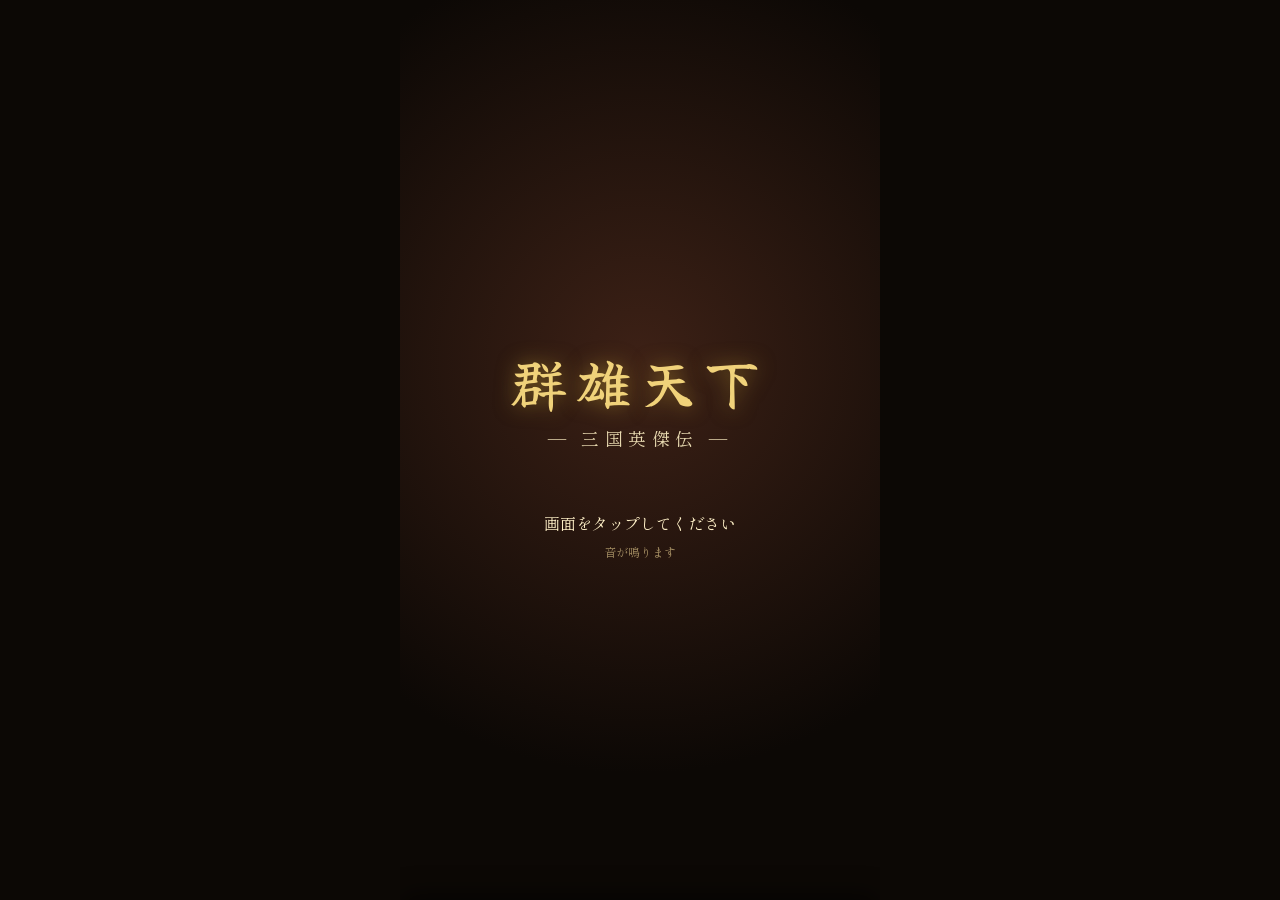
<file: intern2026/202610/internT/index.html>
<!DOCTYPE html>
<html lang="ja">
<head>
<meta charset="UTF-8">
<meta name="viewport" content="width=device-width, initial-scale=1, maximum-scale=1, user-scalable=no, viewport-fit=cover">
<meta name="apple-mobile-web-app-capable" content="yes">
<meta name="mobile-web-app-capable" content="yes">
<meta name="apple-mobile-web-app-status-bar-style" content="black-translucent">
<meta name="theme-color" content="#140d08">
<title>群雄天下</title>
<link rel="preconnect" href="https://fonts.googleapis.com">
<link rel="preconnect" href="https://fonts.gstatic.com" crossorigin>
<link href="https://fonts.googleapis.com/css2?family=Shippori+Mincho+B1:wght@500;800&family=Yuji+Syuku&display=swap" rel="stylesheet">
<link rel="stylesheet" href="style.css?v=20261302">
</head>
<body>
<div id="app">
  <!-- 起動（音を鳴らすために最初のタップが必要） -->
  <section id="tap" class="screen show">
    <div class="tap-inner">
      <div class="tap-title">群雄天下</div>
      <div class="tap-sub">― 三国英傑伝 ―</div>
      <div class="tap-hint">画面をタップしてください</div>
      <div class="tap-note">音が鳴ります</div>
    </div>
  </section>

  <section id="opening" class="screen"><canvas id="opcv"></canvas><button class="skip">スキップ ▶</button></section>

  <section id="title" class="screen">
    <canvas id="titlecv"></canvas>
    <div class="corner tl"></div><div class="corner tr"></div><div class="corner bl"></div><div class="corner br"></div>
    <div class="title-wrap">
      <h1 class="logo"><span>群</span><span>雄</span><span>天</span><span>下</span></h1>
      <div class="logo-sub">三国英傑伝</div>
      <div class="title-menu">
        <button class="btn big primary" data-act="new">新しく始める</button>
        <button class="btn big" data-act="load">続きから</button>
        <button class="btn big" data-act="howto">遊び方</button>
        <button class="btn big" data-act="opening">オープニング</button>
        <button class="btn big" data-act="records">記録</button>
      </div>
      <div class="title-foot">intern2026 / internT</div>
    </div>
  </section>

  <section id="scen" class="screen paper">
    <header class="hdr"><button class="back">‹ 戻る</button><h2>シナリオを選ぶ</h2></header>
    <div class="scroll" id="scenList"></div>
  </section>

  <section id="lord" class="screen paper">
    <header class="hdr"><button class="back">‹ 戻る</button><h2>君主を選ぶ</h2></header>
    <div class="scroll" id="lordList"></div>
  </section>

  <section id="main" class="screen">
    <header class="topbar">
      <div class="tb-left"><div class="tb-date" id="tbDate"></div><div class="tb-fac" id="tbFac"></div></div>
      <div class="tb-res" id="tbRes"></div>
      <button class="tb-menu" id="btnMenu">☰</button>
    </header>
    <div class="mapwrap"><canvas id="mapcv"></canvas><div class="map-hint" id="mapHint"></div></div>
    <nav class="bottombar">
      <button data-nav="cities"><i>城</i>都市</button>
      <button data-nav="gens"><i>将</i>武将</button>
      <button data-nav="facs"><i>勢</i>勢力</button>
      <button data-nav="auto"><i>軍</i>軍師</button>
      <button data-nav="log"><i>記</i>記録</button>
      <button data-nav="end" class="end"><i>進</i>季節を進める</button>
    </nav>
  </section>

  <section id="battle" class="screen"></section>
  <section id="ending" class="screen"><canvas id="endcv"></canvas><div class="end-roll" id="endRoll"></div><button class="skip">スキップ ▶</button></section>

  <!-- 下から出るシート -->
  <div id="sheet" class="sheet"><div class="sheet-bg"></div><div class="sheet-body"><div class="sheet-grip"></div><div class="sheet-content"></div></div></div>
  <!-- 会話 -->
  <div id="talk" class="talk"></div>
  <!-- 一騎討ち -->
  <div id="duel" class="duel"></div>
  <div id="cutin" class="cutin"></div>
  <!-- 汎用モーダル -->
  <div id="modal" class="modal"></div>
  <div id="autobar" class="autobar"><img alt=""><div class="ab-text"></div><button data-a="speed">普通</button><button data-a="skip">出来事 読む</button><button data-a="stop">■ 止める</button></div>
  <div id="toast" class="toast"></div>
</div>

<script src="js/data_cities.js?v=20261302"></script>
<script src="js/data_generals.js?v=20261302"></script>
<script src="js/data_scenarios.js?v=20261302"></script>
<script src="js/audio.js?v=20261302"></script>
<script src="js/portrait.js?v=20261302"></script>
<script src="js/game.js?v=20261302"></script>
<script src="js/lines.js?v=20261302"></script>
<script src="js/data_genev.js?v=20261302"></script>
<script src="js/events.js?v=20261302"></script>
<script src="js/flavor.js?v=20261302"></script>
<script src="js/mapview.js?v=20261302"></script>
<script src="js/skills.js?v=20261302"></script>
<script src="js/battle.js?v=20261302"></script>
<script src="js/auto.js?v=20261302"></script>
<script src="js/cinema.js?v=20261302"></script>
<script src="js/secret.js?v=20261302"></script>
<script src="js/ui.js?v=20261302"></script>
</body>
</html>
</file>
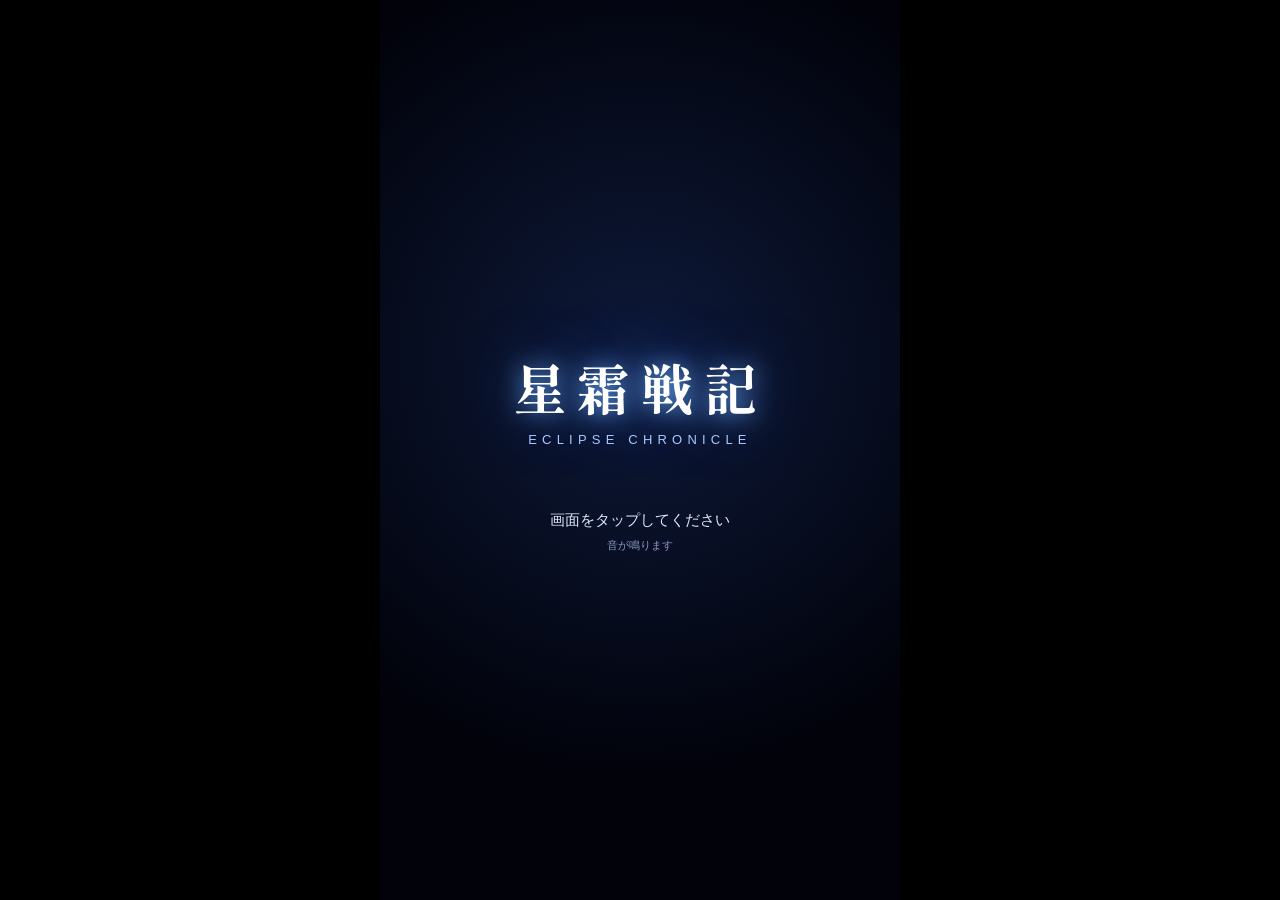
<file: intern2026/202610/internU/index.html>
<!DOCTYPE html>
<html lang="ja">
<head>
<meta charset="UTF-8">
<meta name="viewport" content="width=device-width, initial-scale=1, maximum-scale=1, user-scalable=no, viewport-fit=cover">
<meta name="apple-mobile-web-app-capable" content="yes">
<meta name="mobile-web-app-capable" content="yes">
<meta name="apple-mobile-web-app-status-bar-style" content="black-translucent">
<meta name="theme-color" content="#02030a">
<title>星霜戦記 ―ECLIPSE CHRONICLE―</title>
<link rel="preconnect" href="https://fonts.googleapis.com">
<link rel="preconnect" href="https://fonts.gstatic.com" crossorigin>
<link href="https://fonts.googleapis.com/css2?family=Shippori+Mincho+B1:wght@500;700;800&display=swap" rel="stylesheet">
<link rel="stylesheet" href="style.css?v=75">
</head>
<body>
<div id="app">
  <!-- 起動（音を鳴らすために最初のタップが必要） -->
  <section id="tap" class="screen show">
    <div class="tap-inner">
      <div class="tap-title" data-title>星霜戦記</div>
      <div class="tap-sub" data-sub>ECLIPSE CHRONICLE</div>
      <div class="tap-hint">画面をタップしてください</div>
      <div class="tap-note">音が鳴ります</div>
    </div>
  </section>

  <section id="opening" class="screen"><canvas id="opcv"></canvas><div class="cine-cap"></div><button class="skip">スキップ ▶</button></section>

  <section id="title" class="screen">
    <canvas id="titlecv"></canvas>
    <div class="title-wrap">
      <h1 class="logo" data-title>星霜戦記</h1>
      <div class="logo-sub">― <span data-sub>ECLIPSE CHRONICLE</span> ―</div>
      <div class="title-menu">
        <button class="btn big primary" data-act="new">新しく始める</button>
        <button class="btn big" data-act="load">続きから</button>
        <button class="btn" data-act="howto">遊び方</button>
        <button class="btn" data-act="opening">オープニング</button>
        <button class="btn" data-act="records">記録</button>
        <button class="btn" data-act="mute">音：オン</button>
      </div>
      <div class="title-foot">intern2026 / internU</div>
    </div>
  </section>

  <section id="select" class="screen">
    <header class="hdr"><button class="back">‹ 戻る</button><h2>国を選ぶ</h2></header>
    <div class="scroll" id="selList"></div>
  </section>

  <section id="main" class="screen">
    <header class="topbar">
      <div class="tb-l"><div class="tb-date" id="tbDate"></div><div class="tb-fac" id="tbFac"></div></div>
      <div class="tb-res" id="tbRes"></div>
      <div class="tb-ecl" id="tbEcl"></div>
      <button class="tb-staff" id="btnStaff">参謀</button>
      <button class="tb-menu" id="btnMenu">☰</button>
    </header>
    <div class="mapwrap"><canvas id="mapcv"></canvas><div id="quick" class="quick"></div><div id="autobar" class="autobar"></div><div id="raid" class="raid"></div><div id="warroom" class="warroom"><div class="wr-head"></div><div class="wr-list"></div></div></div>
    <nav class="bottombar">
      <button data-nav="planets"><i>◉</i>惑星</button>
      <button data-nav="fleets"><i>▲</i>艦隊</button>
      <button data-nav="tech"><i>⚙</i>技術</button>
      <button data-nav="people"><i>☺</i>人事</button>
      <button data-nav="diplo"><i>✦</i>外交</button>
      <button data-nav="gov"><i>☰</i>国政</button>
      <button data-nav="end" class="end"><i>▶</i>月を進める</button>
    </nav>
  </section>

  <section id="battle" class="screen"></section>
  <section id="ending" class="screen"><canvas id="endcv"></canvas><div class="cine-cap"></div><button class="skip">スキップ ▶</button></section>

  <!-- 下から出るシート -->
  <div id="sheet" class="sheet"><div class="sh-bg"></div><div class="sh-panel"><div class="sh-head"><button class="sh-back">‹</button><b class="sh-title"></b><button class="sh-close">✕</button></div><div class="sh-body"></div></div></div>
  <div id="talk" class="talk"></div>
  <div id="modal" class="modal"></div>
  <div id="busy" class="busy"></div>
  <div id="toast" class="toast"></div>
</div>

<script src="js/config.js?v=75"></script>
<script src="js/laps.js?v=75"></script>
<script src="js/data_world.js?v=75"></script>
<script src="js/data_factions.js?v=75"></script>
<script src="js/data_ships.js?v=75"></script>
<script src="js/data_officers.js?v=75"></script>
<script src="js/art.js?v=75"></script>
<script src="js/shipart.js?v=75"></script>
<script src="js/gloss.js?v=75"></script>
<script src="js/game.js?v=75"></script>
<script src="js/data_events.js?v=75"></script>
<script src="js/people.js?v=75"></script>
<script src="js/people/p0.js?v=75"></script>
<script src="js/people/p1.js?v=75"></script>
<script src="js/people/p2.js?v=75"></script>
<script src="js/people/p3.js?v=75"></script>
<script src="js/people/p4.js?v=75"></script>
<script src="js/people/p5.js?v=75"></script>
<script src="js/people/p_free.js?v=75"></script>
<script src="js/people/nations.js?v=75"></script>
<script src="js/people/minors.js?v=75"></script>
<script src="js/people/main0.js?v=75"></script>
<script src="js/people/main1.js?v=75"></script>
<script src="js/people/main2.js?v=75"></script>
<script src="js/people/main3.js?v=75"></script>
<script src="js/people/main4.js?v=75"></script>
<script src="js/people/main5.js?v=75"></script>
<script src="js/people/omen.js?v=75"></script>
<script src="js/people/crisis.js?v=75"></script>
<script src="js/people/aftermath.js?v=75"></script>
<script src="js/people/echoes.js?v=75"></script>
<script src="js/people/rivals.js?v=75"></script>
<script src="js/people/sequels.js?v=75"></script>
<script src="js/people/alliance.js?v=75"></script>
<script src="js/people/newyear.js?v=75"></script>
<script src="js/audio.js?v=75"></script>
<script src="js/wake.js?v=75"></script>
<script src="js/portrait.js?v=75"></script>
<script src="js/designer.js?v=75"></script>
<script src="js/diplomacy.js?v=75"></script>
<script src="js/eclipse.js?v=75"></script>
<script src="js/ai.js?v=75"></script>
<script src="js/battle.js?v=75"></script>
<script src="js/starmap.js?v=75"></script>
<script src="js/story.js?v=75"></script>
<script src="js/warroom.js?v=75"></script>
<script src="js/incidents.js?v=75"></script>
<script src="js/staff.js?v=75"></script>
<script src="js/turn.js?v=75"></script>
<script src="js/cinema.js?v=75"></script>
<script src="js/epilogue.js?v=75"></script>
<script src="js/talkfx.js?v=75"></script>
<script src="js/planetart.js?v=75"></script>
<script src="js/memory.js?v=75"></script>
<script src="js/typeset.js?v=75"></script>
<script src="js/ui.js?v=75"></script>
<script>UI.boot();</script>
</body>
</html>
</file>
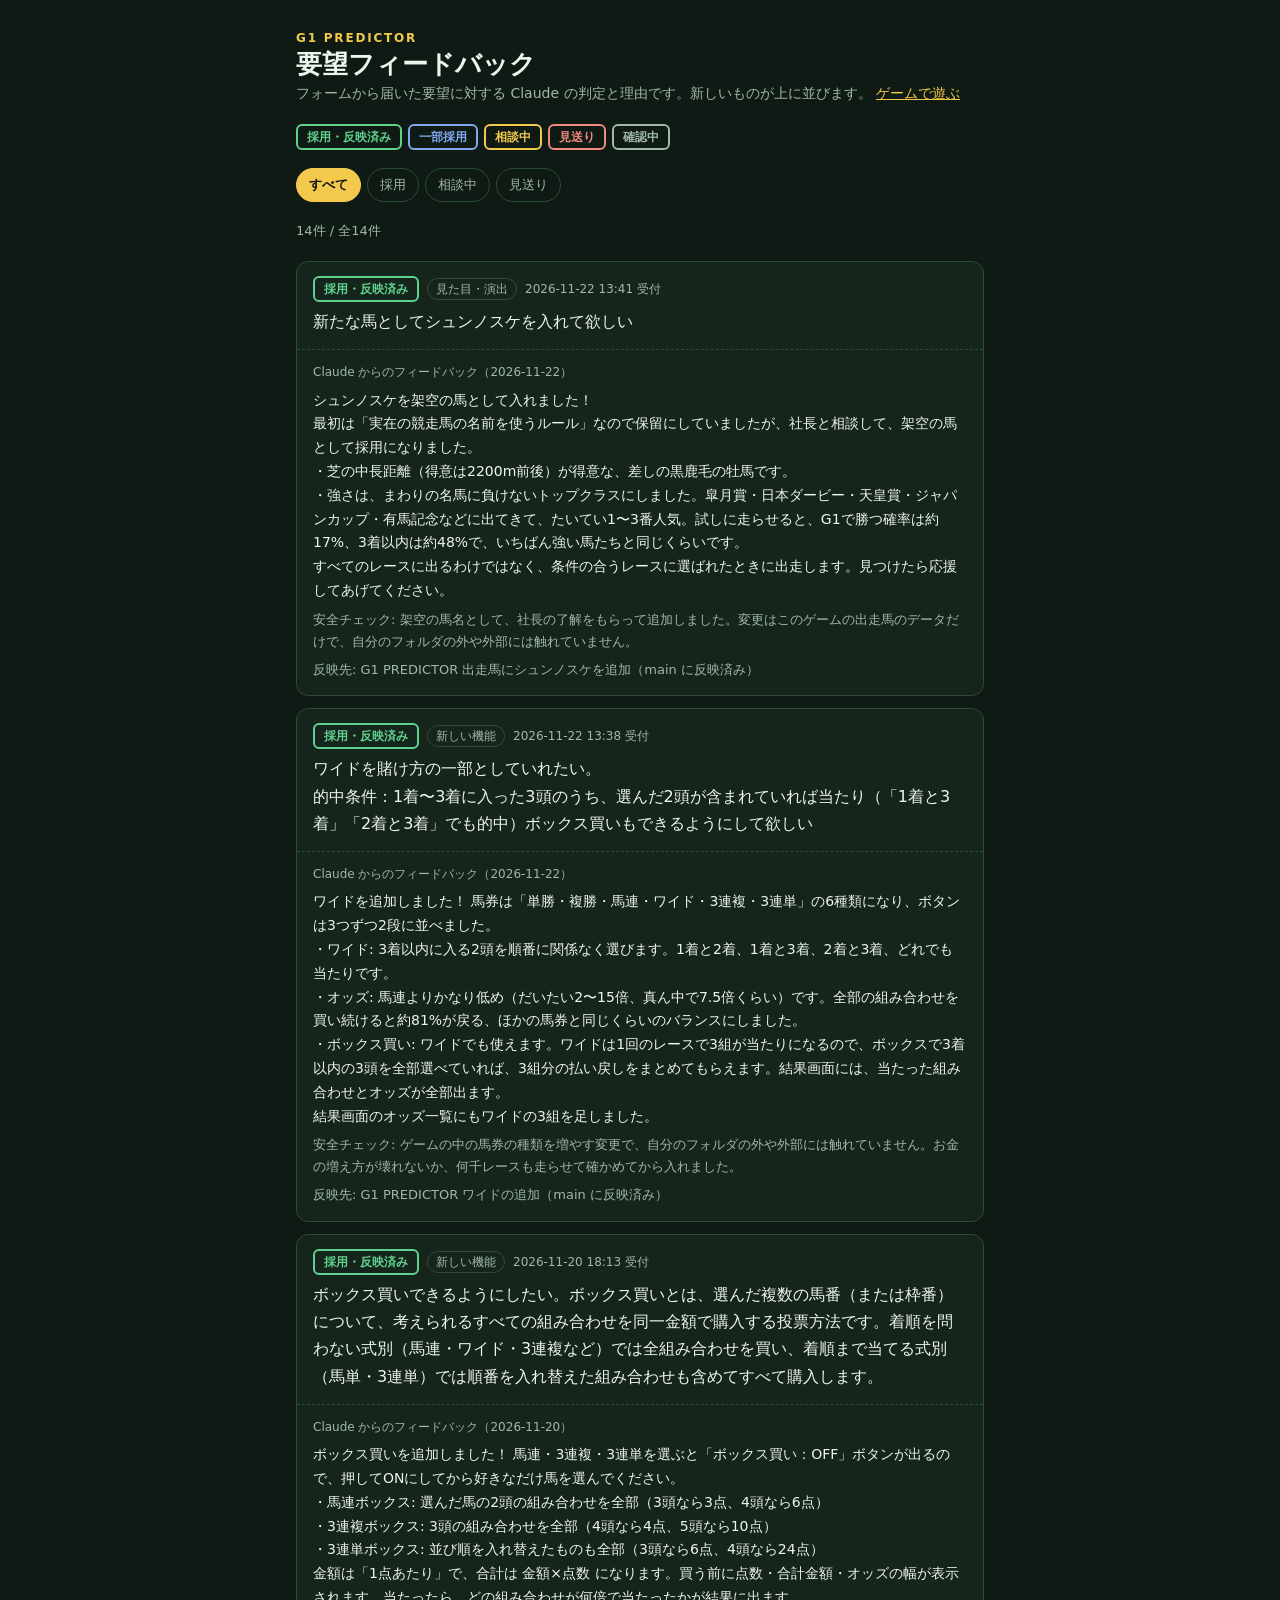
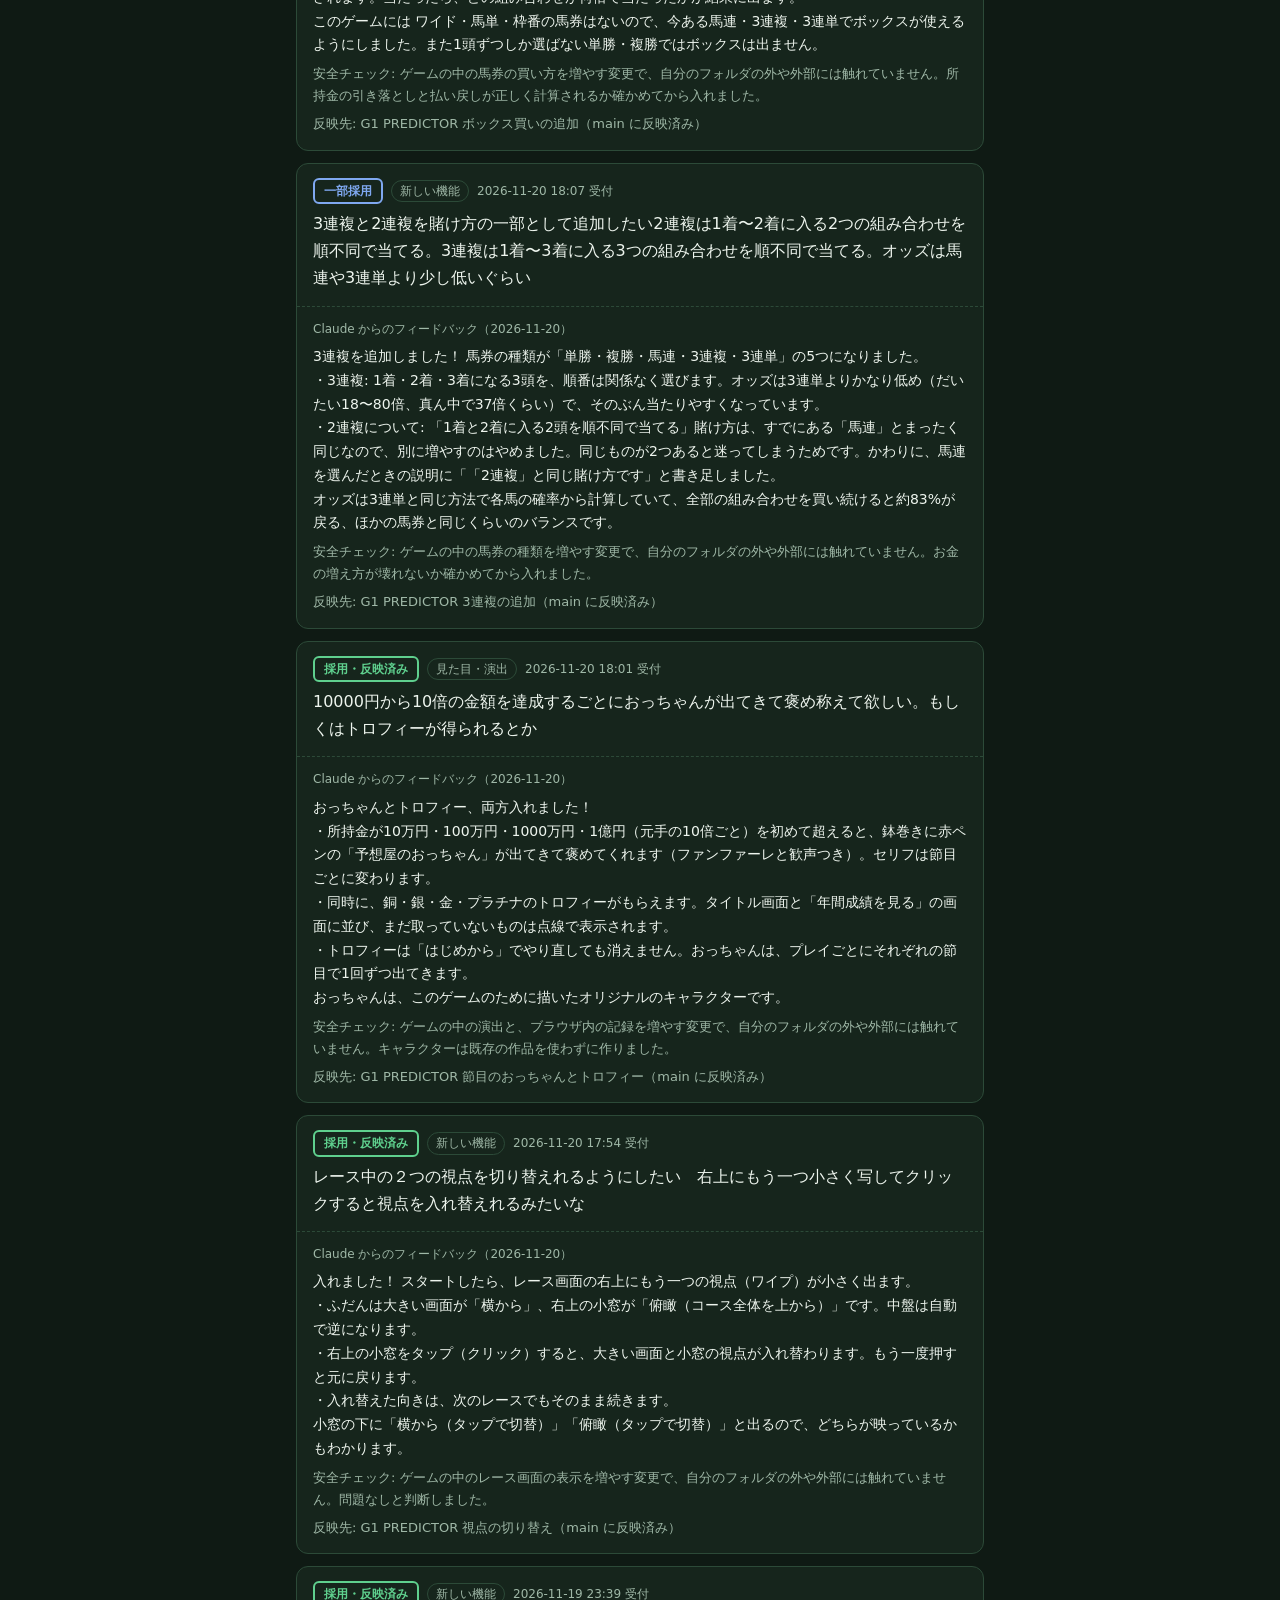
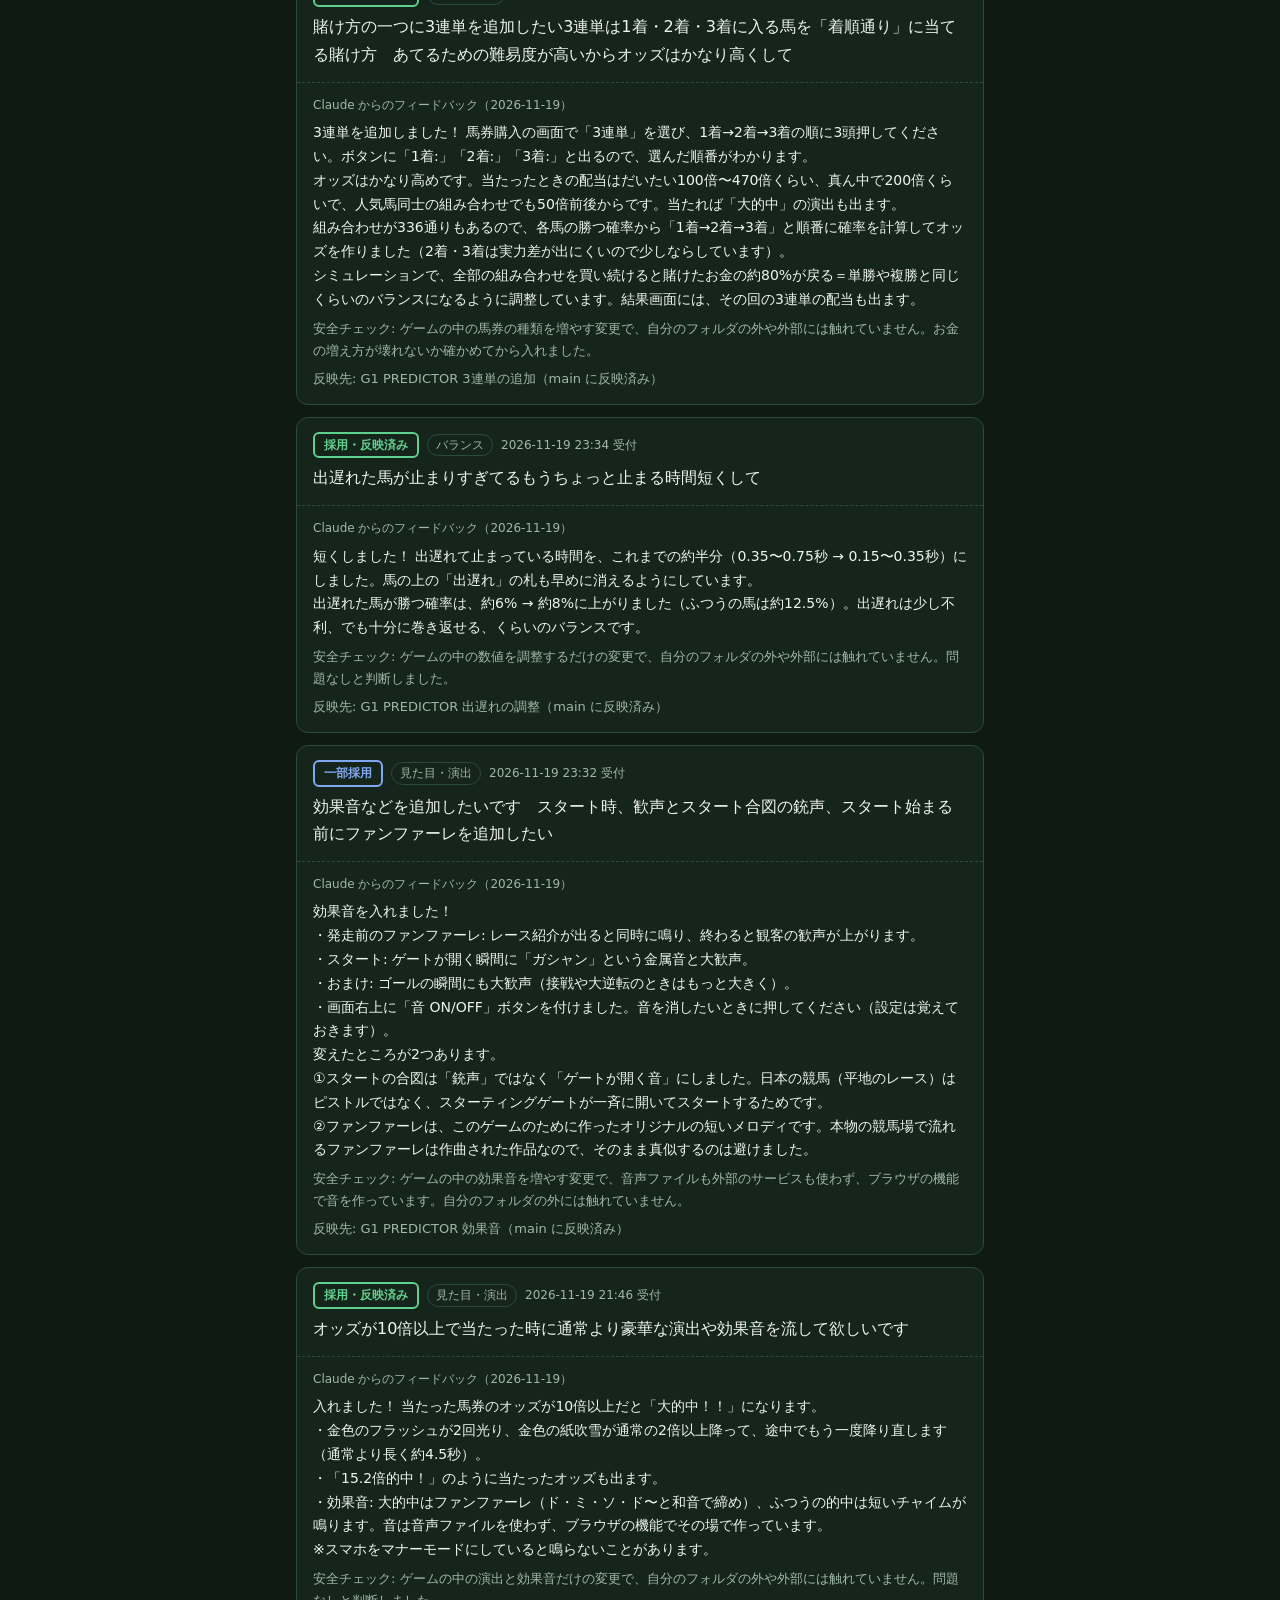
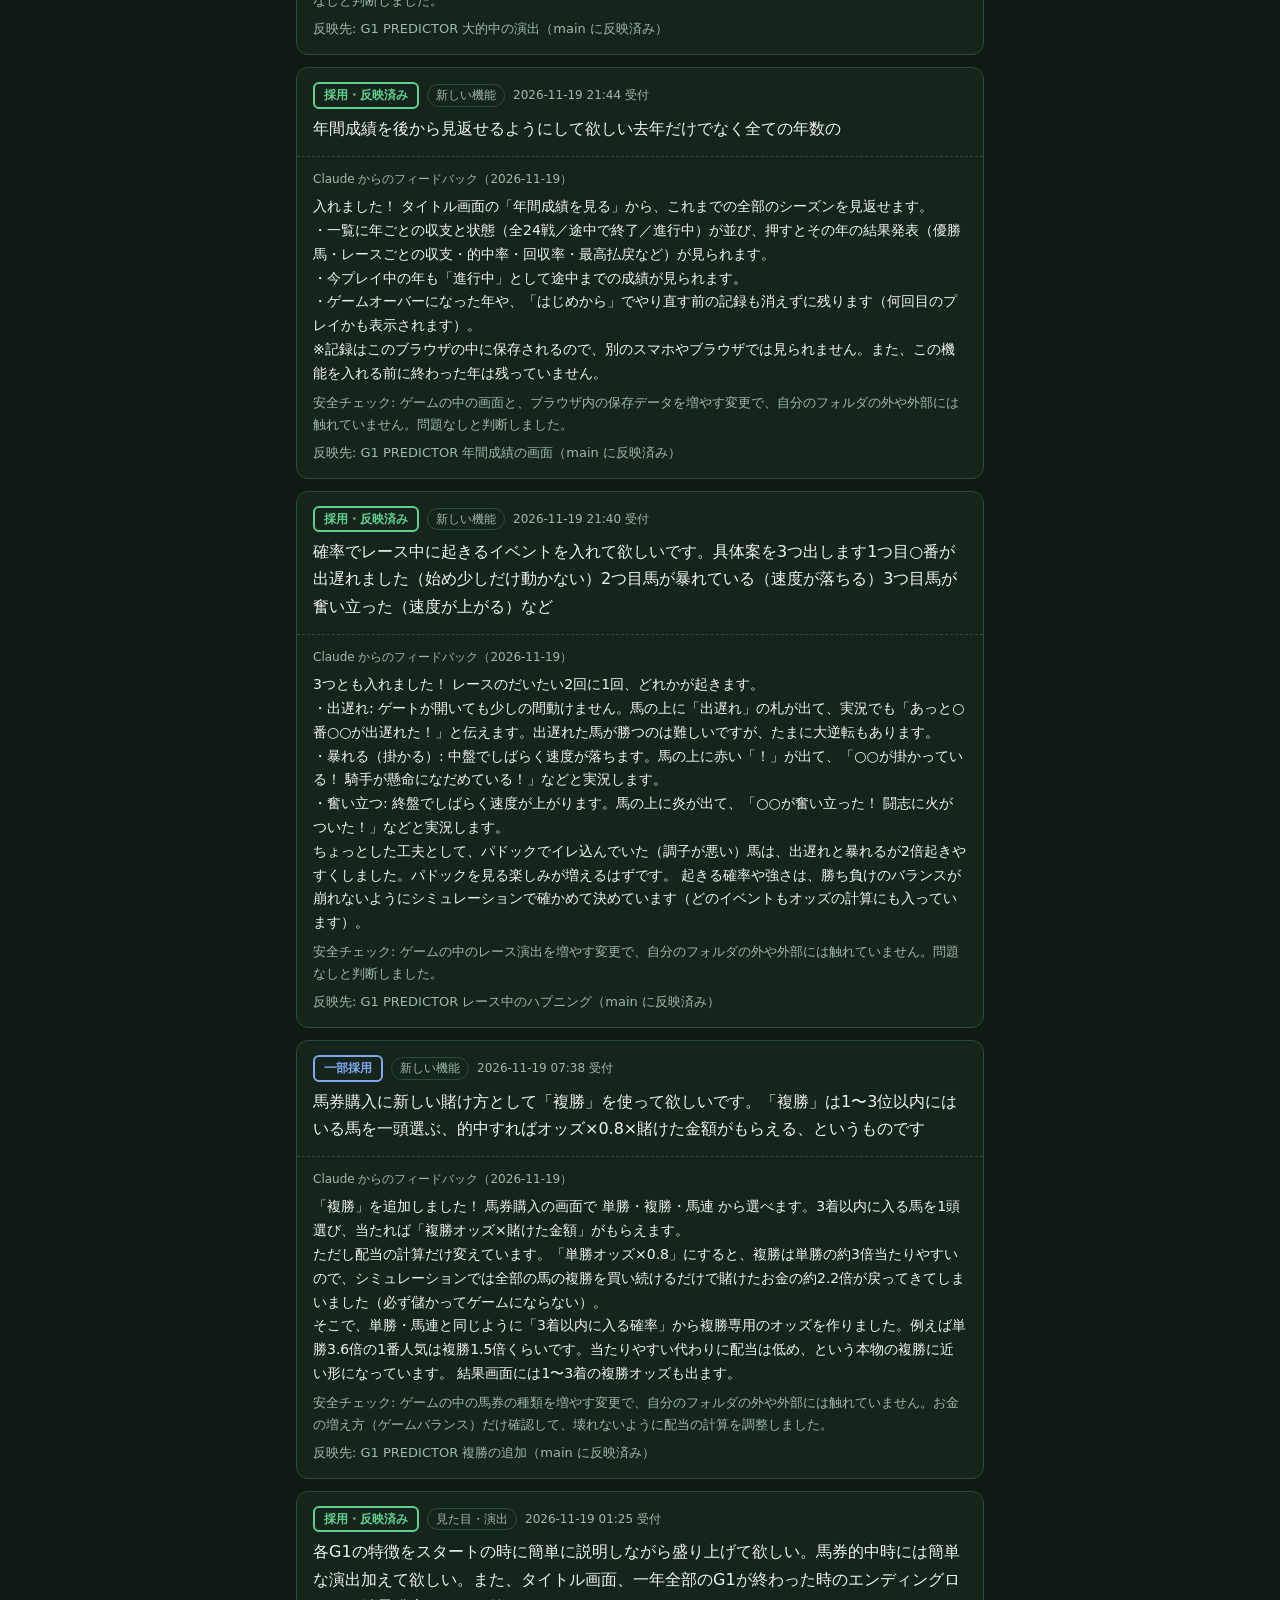
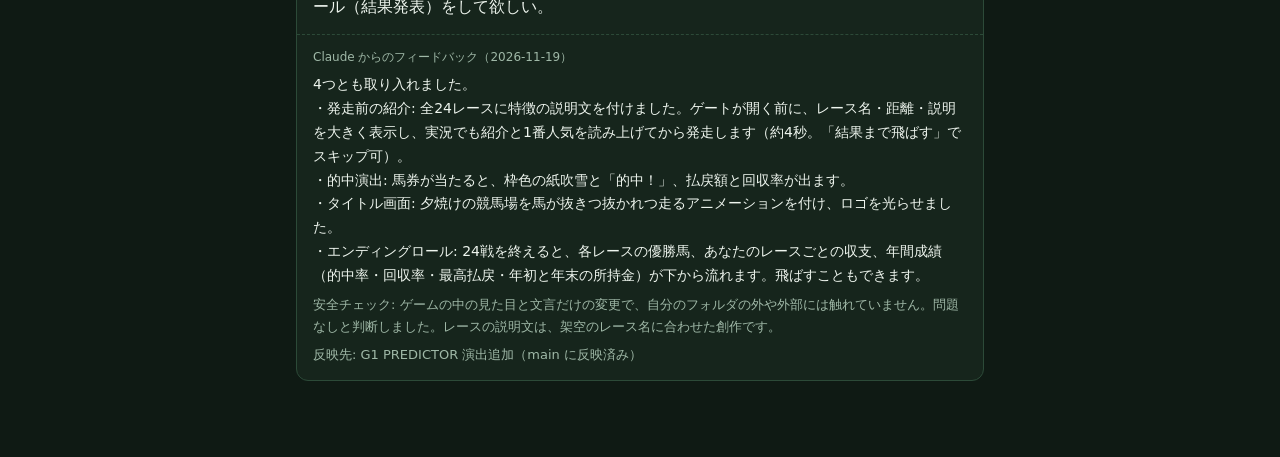
<file: intern2026/202610/internS/feedback/index.html>
<!DOCTYPE html>
<html lang="ja">
<head>
<meta charset="UTF-8">
<meta name="viewport" content="width=device-width, initial-scale=1.0">
<title>要望フィードバック — G1 PREDICTOR</title>
<style>
  :root{
    --bg:#0f1a14; --panel:#16251c; --line:#2c4a38; --ink:#eef5ee; --soft:#9fb8a7; --gold:#f2c94c;
    --ok:#5fd08e; --part:#7fa8f0; --hold:#f2c94c; --no:#f08a80; --wait:#9fb8a7;
  }
  *{ box-sizing:border-box; margin:0; padding:0; }
  body{ background:var(--bg); color:var(--ink); font-family:"Hiragino Kaku Gothic ProN","Yu Gothic","Segoe UI",system-ui,sans-serif; line-height:1.7; }
  .wrap{ max-width:720px; margin:0 auto; padding:28px 16px 64px; display:flex; flex-direction:column; gap:18px; }
  .eyebrow{ color:var(--gold); font-size:12px; letter-spacing:.15em; font-weight:700; }
  h1{ font-size:26px; line-height:1.3; }
  .lead{ color:var(--soft); font-size:14px; }
  a{ color:var(--gold); }
  .legend{ display:flex; flex-wrap:wrap; gap:6px; }
  .tabs{ display:flex; flex-wrap:wrap; gap:6px; }
  .tabs button{ font:inherit; font-size:13px; padding:5px 12px; border-radius:999px; border:1px solid var(--line); background:transparent; color:var(--soft); cursor:pointer; }
  .tabs button[aria-pressed="true"]{ background:var(--gold); color:#111; border-color:var(--gold); font-weight:700; }
  .stamp{ display:inline-block; font-size:12px; font-weight:800; padding:1px 9px; border-radius:6px; border:2px solid currentColor; }
  .s-pending{ color:var(--wait); } .s-adopted{ color:var(--ok); } .s-partial{ color:var(--part); }
  .s-hold{ color:var(--hold); } .s-declined{ color:var(--no); }
  .card{ background:var(--panel); border:1px solid var(--line); border-radius:12px; overflow:hidden; }
  .ask{ padding:14px 16px; display:flex; flex-direction:column; gap:6px; }
  .meta{ display:flex; flex-wrap:wrap; gap:8px; align-items:center; font-size:12px; color:var(--soft); }
  .kind{ border:1px solid var(--line); border-radius:999px; padding:0 8px; }
  .text{ white-space:pre-wrap; overflow-wrap:anywhere; }
  .reply{ border-top:1px dashed var(--line); padding:12px 16px 14px; display:flex; flex-direction:column; gap:6px; font-size:14px; }
  .reply .who{ font-size:12px; color:var(--soft); }
  .reply .sub{ font-size:13px; color:var(--soft); white-space:pre-wrap; overflow-wrap:anywhere; }
  .empty{ border:1px dashed var(--line); border-radius:12px; padding:24px 16px; text-align:center; color:var(--soft); }
  .count{ font-size:13px; color:var(--soft); font-variant-numeric:tabular-nums; }
</style>
</head>
<body>
<div class="wrap">
  <header>
    <div class="eyebrow">G1 PREDICTOR</div>
    <h1>要望フィードバック</h1>
    <p class="lead">フォームから届いた要望に対する Claude の判定と理由です。新しいものが上に並びます。
      <a href="../">ゲームで遊ぶ</a></p>
  </header>

  <div class="legend" aria-label="判定の種類">
    <span class="stamp s-adopted">採用・反映済み</span>
    <span class="stamp s-partial">一部採用</span>
    <span class="stamp s-hold">相談中</span>
    <span class="stamp s-declined">見送り</span>
    <span class="stamp s-pending">確認中</span>
  </div>

  <div class="tabs" id="tabs" role="group" aria-label="絞り込み">
    <button type="button" data-f="all" aria-pressed="true">すべて</button>
    <button type="button" data-f="adopted" aria-pressed="false">採用</button>
    <button type="button" data-f="hold" aria-pressed="false">相談中</button>
    <button type="button" data-f="declined" aria-pressed="false">見送り</button>
  </div>
  <p class="count" id="count"></p>

  <section id="list"></section>
</div>

<script src="data.js?v=15"></script>
<script>
(function(){
  const STATUS = {
    pending:  { label:'確認中', cls:'s-pending' },
    adopted:  { label:'採用・反映済み', cls:'s-adopted' },
    partial:  { label:'一部採用', cls:'s-partial' },
    hold:     { label:'相談中', cls:'s-hold' },
    declined: { label:'見送り', cls:'s-declined' },
  };
  const data = Array.isArray(window.FEEDBACK) ? window.FEEDBACK : [];
  let filter = 'all';

  function el(tag, cls, text){ const e = document.createElement(tag); if(cls) e.className = cls; if(text != null) e.textContent = text; return e; }

  function match(st){
    if(filter === 'all') return true;
    if(filter === 'adopted') return st === 'adopted' || st === 'partial';
    return st === filter;
  }

  function render(){
    const list = document.getElementById('list');
    list.textContent = '';
    const rows = data.filter(d => match(d.status || 'pending'));
    document.getElementById('count').textContent = data.length ? `${rows.length}件 / 全${data.length}件` : '';
    if(!rows.length){
      list.appendChild(el('div','empty', data.length ? 'この絞り込みに当てはまる要望はありません。' : 'まだフィードバックはありません。フォームから要望を送ると、判定がここに表示されます。'));
      return;
    }
    rows.forEach(d => {
      const st = STATUS[d.status] || STATUS.pending;
      const card = el('article','card');
      card.style.marginBottom = '12px';
      const ask = el('div','ask');
      const meta = el('div','meta');
      meta.appendChild(el('span','stamp '+st.cls, st.label));
      if(d.kind) meta.appendChild(el('span','kind', d.kind));
      if(d.received) meta.appendChild(el('span', null, d.received + ' 受付'));
      ask.appendChild(meta);
      ask.appendChild(el('div','text', d.request || ''));
      card.appendChild(ask);
      const r = el('div','reply');
      r.appendChild(el('div','who', 'Claude からのフィードバック' + (d.reviewed ? '（' + d.reviewed + '）' : '')));
      r.appendChild(el('div','text', d.feedback || '確認中です。判定が出たらここに理由を書きます。'));
      if(d.safety) r.appendChild(el('div','sub', '安全チェック: ' + d.safety));
      if(d.ref) r.appendChild(el('div','sub', '反映先: ' + d.ref));
      card.appendChild(r);
      list.appendChild(card);
    });
  }

  document.querySelectorAll('#tabs button').forEach(b => b.addEventListener('click', () => {
    filter = b.dataset.f;
    document.querySelectorAll('#tabs button').forEach(x => x.setAttribute('aria-pressed', String(x === b)));
    render();
  }));
  render();
})();
</script>
</body>
</html>
</file>
<file: intern2026/202610/internT/style.css>
:root {
  --ink: #1a120c;
  --lacquer: #2a1610;
  --lacquer2: #3d2116;
  --red: #a8241a;
  --gold: #d4af37;
  --gold2: #f0d27a;
  --paper: #efe4c8;
  --paper2: #e2d3ad;
  --text: #2a1a10;
  --muted: #7a6650;
  --ok: #3f8a4e;
  --ng: #b0281e;
  --safe-t: env(safe-area-inset-top, 0px);
  --safe-b: env(safe-area-inset-bottom, 0px);
  --mincho: 'Shippori Mincho B1', 'Hiragino Mincho ProN', 'Yu Mincho', serif;
  --brush: 'Yuji Syuku', 'Shippori Mincho B1', 'Hiragino Mincho ProN', serif;
}
* { box-sizing: border-box; -webkit-tap-highlight-color: transparent; }
html, body { margin: 0; height: 100%; background: #0c0805; color: var(--text); font-family: var(--mincho); overscroll-behavior: none; }
body { -webkit-user-select: none; user-select: none; touch-action: manipulation; }
#app { position: relative; max-width: 480px; height: 100dvh; margin: 0 auto; overflow: hidden; background: var(--lacquer); }
.screen { position: absolute; inset: 0; display: none; flex-direction: column; }
.screen.show { display: flex; }
button { font-family: inherit; }

/* ---------- ボタン ---------- */
.btn { appearance: none; border: 1px solid #6a4a2a; background: linear-gradient(#f6ecd2, #dccaa0); color: var(--text); border-radius: 6px; padding: 9px 12px; font-size: 15px; font-weight: 800; box-shadow: 0 2px 0 #6a4a2a, inset 0 1px 0 #fff8; cursor: pointer; min-height: 40px; }
.btn:active { transform: translateY(2px); box-shadow: 0 0 0 #6a4a2a; }
.btn:disabled { opacity: .4; filter: grayscale(1); }
.btn.primary { background: linear-gradient(#c8392b, #8a1c12); color: #fff3d8; border-color: #4a0e08; box-shadow: 0 2px 0 #4a0e08, inset 0 1px 0 #ffffff40; }
.btn.danger { background: linear-gradient(#5a5048, #3a322c); color: #f0e4cc; border-color: #1a1410; box-shadow: 0 2px 0 #1a1410; }
.btn.gold { background: linear-gradient(#f3d77a, #c79a2a); border-color: #6a4a10; }
.btn.big { font-size: 18px; padding: 13px 16px; min-height: 52px; letter-spacing: .1em; }
.btn.small { font-size: 13px; padding: 6px 9px; min-height: 32px; }

/* ---------- 起動 ---------- */
#tap { background: radial-gradient(circle at 50% 40%, #3d2116, #0c0805 70%); align-items: center; justify-content: center; cursor: pointer; }
.tap-inner { text-align: center; color: var(--gold2); }
.tap-title { font-family: var(--brush); font-size: 56px; letter-spacing: .15em; text-shadow: 0 0 20px #d4af3780; }
.tap-sub { font-size: 18px; margin-top: 4px; letter-spacing: .3em; color: #e8d9b0; }
.tap-hint { margin-top: 60px; font-size: 16px; animation: blink 1.6s infinite; color: #fff1c8; }
.tap-note { margin-top: 8px; font-size: 12px; color: #a08a60; }
@keyframes blink { 50% { opacity: .25; } }

/* ---------- オープニング・エンディング ---------- */
#opening, #ending { background: #000; }
.op-vid { position: absolute; inset: 0; background: #000; transition: opacity .7s; overflow: hidden; }
.op-vid.out { opacity: 0; }
.op-vid video { position: absolute; inset: 0; width: 100%; height: 100%; object-fit: cover; display: block; }
.op-cap { position: absolute; left: 0; right: 0; display: flex; flex-direction: column; align-items: center; gap: 6px; padding: 18px 12px; font-family: var(--brush); color: #f6e8c6; text-shadow: 0 0 10px #000, 0 2px 4px #000; background: linear-gradient(transparent, #000a 22%, #000a 78%, transparent); opacity: 0; transition: opacity .8s; pointer-events: none; }
.op-cap.show { opacity: 1; }
.op-cap.top { top: calc(11% + var(--safe-t)); }
.op-cap.bottom { bottom: calc(12% + var(--safe-b)); }
.op-cap.vert { top: calc(7% + var(--safe-t)); right: 8%; left: auto; background: none; writing-mode: vertical-rl; letter-spacing: .25em; padding: 0; }
.op-cap span { opacity: 0; transform: translateY(6px); transition: opacity .9s, transform .9s; white-space: nowrap; }
.op-cap span.show { opacity: 1; transform: none; }
#opcv, #endcv { width: 100%; height: 100%; display: block; }
.skip { position: absolute; right: 12px; bottom: calc(14px + var(--safe-b)); background: #0008; color: #e8d9b0; border: 1px solid #e8d9b060; border-radius: 20px; padding: 7px 14px; font-size: 13px; z-index: 5; }
.end-roll { position: absolute; inset: 0; overflow: hidden; pointer-events: none; color: #f6e8c6; text-align: center; }
.end-roll .roll { position: absolute; left: 0; right: 0; top: 100%; }
.roll { padding-top: 10px; }
.roll .sg { display: inline-block; }   /* 言葉のまとまりの途中では折り返さない */
.roll h3 { display: flex; align-items: center; justify-content: center; gap: 12px; font-size: 15px; color: var(--gold2); margin: 64px 24px 18px; letter-spacing: .4em; font-weight: 600; text-shadow: 0 0 10px #000; }
.roll h3::before, .roll h3::after { content: ''; flex: 1; max-width: 70px; height: 1px; background: linear-gradient(90deg, transparent, #d4af37); }
.roll h3::after { background: linear-gradient(90deg, #d4af37, transparent); }
.roll h3 span { padding-left: .4em; }
.roll p { margin: 14px 22px; font-size: 15.5px; line-height: 2; letter-spacing: .04em; text-shadow: 0 1px 6px #000, 0 0 2px #000; font-family: 'Shippori Mincho B1', serif; }
.roll .epi { font-family: var(--brush); font-size: 15px; color: #ecd9a6; line-height: 2.1; margin: 0 16px 10px; text-shadow: 0 0 10px #000; }
.roll .orn { display: flex; align-items: center; justify-content: center; gap: 10px; margin: 18px 0 30px; color: #d4af37; font-size: 10px; }
.roll .orn i { width: 60px; height: 1px; background: linear-gradient(90deg, transparent, #d4af37); }
.roll .orn i:last-child { background: linear-gradient(90deg, #d4af37, transparent); }
.roll .climax { font-family: var(--brush); font-size: 27px; line-height: 1.6; color: var(--gold2); margin: 56px 10px 10px; letter-spacing: .04em; text-shadow: 0 0 14px #000, 0 0 30px rgba(255,190,80,.45); }
.roll.win .climax { position: relative; padding: 22px 0; }
/* 明るい夕焼けの上でも読めるよう、墨をはいたような暗い帯を敷き、金の字に濃い縁取りを付ける */
.roll.win .climax::before { content: ''; position: absolute; left: -20px; right: -20px; top: 0; bottom: 0; z-index: -1; background: radial-gradient(ellipse 60% 50% at center, rgba(12,5,2,.92) 0%, rgba(12,5,2,.75) 50%, rgba(12,5,2,0) 100%); }
.roll.win .climax::after { content: ''; position: absolute; left: 18%; right: 18%; bottom: 8px; height: 1px; background: linear-gradient(90deg, transparent, #f0c860, transparent); }
.roll.win .climax .sg { background: linear-gradient(180deg, #fffbe8 0%, #ffe08a 40%, #e8a830 75%, #c07a10 100%); -webkit-background-clip: text; background-clip: text; color: transparent; text-shadow: none; filter: drop-shadow(0 0 1px #2a1400) drop-shadow(0 0 1px #2a1400) drop-shadow(0 3px 4px rgba(0,0,0,.9)) drop-shadow(0 0 12px rgba(255,190,80,.55)); }
.roll.lose .climax { font-size: 24px; color: #d8d6e0; text-shadow: 0 0 14px #000; }
.roll .crs { display: grid; grid-template-columns: 1fr 1fr; gap: 10px; margin: 0 14px; }
.roll .cr { display: flex; align-items: center; gap: 8px; padding: 8px; text-align: left; background: linear-gradient(135deg, rgba(40,24,12,.72), rgba(14,8,4,.72)); border: 1px solid #d4af3755; border-radius: 6px; box-shadow: inset 0 0 12px rgba(212,175,55,.08); }
.roll .cr.first { grid-column: 1 / -1; justify-content: center; border-color: #d4af37aa; }
.roll .cr img { width: 48px; height: 60px; border: 1px solid #d4af3790; border-radius: 3px; flex: none; }
.roll .cr.first img { width: 64px; height: 80px; }
.roll .cr b { font-size: 16px; display: block; color: #f6e8c6; letter-spacing: .08em; }
.roll .cr.first b { font-size: 20px; color: var(--gold2); }
.roll .cr small { color: #c8b48a; font-size: 11px; line-height: 1.5; display: block; }
.roll .fallen { color: #cfc3a8; }
.roll .fallen .sg { margin: 0 .6em; }
.roll .rstats { display: block; margin: 0 30px; padding: 6px 14px; background: rgba(10,6,4,.55); border-top: 1px solid #d4af3766; border-bottom: 1px solid #d4af3766; }   /* 都市画面の .stats（3列）とぶつからない名前に */
.roll .rstats div { display: flex; justify-content: space-between; align-items: baseline; gap: 12px; padding: 7px 0; font-size: 14px; border-bottom: 1px dashed #d4af3730; }
.roll .rstats div:last-child { border-bottom: 0; }
.roll .rstats span { color: #c8b48a; white-space: nowrap; flex: none; }   /* 項目名は途中で折り返さない */
.roll .rstats b { color: #f6e8c6; font-weight: 600; text-align: right; }
.roll .rstats b .sg { display: inline-block; }
.roll .staff { font-size: 13px; color: #d8c8a0; margin: 6px 22px; }
.roll .fin { margin: 140px 0 320px; }
.roll .fin span { display: inline-flex; align-items: center; justify-content: center; width: 104px; height: 104px; font-family: var(--brush); font-size: 64px; color: #fff3e6; background: #b8241a; border: 3px double #ffe9d0; border-radius: 6px; transform: rotate(-6deg); box-shadow: 0 0 30px rgba(0,0,0,.7), 0 0 40px rgba(212,60,40,.35); }
.roll.lose .fin span { background: #4a4650; box-shadow: 0 0 30px rgba(0,0,0,.7); }

/* ---------- タイトル ---------- */
#title { background: #0c0805; }
#titlecv { position: absolute; inset: 0; width: 100%; height: 100%; }
.title-wrap { position: relative; z-index: 1; display: flex; flex-direction: column; align-items: center; height: 100%; padding: calc(60px + var(--safe-t)) 24px calc(20px + var(--safe-b)); }
.logo { font-family: var(--brush); font-weight: normal; font-size: 74px; margin: 0; color: #f6e8c6; writing-mode: horizontal-tb; letter-spacing: .05em; text-shadow: 0 0 2px #000, 0 4px 18px #000, 0 0 40px #a8241a; }
.logo { position: relative; }
.logo::before { content: ''; position: absolute; left: 50%; top: 52%; width: min(118vw, 540px); aspect-ratio: 1000 / 430; transform: translate(-50%, -50%); background: url(media/title_ink.webp?v=2) center / contain no-repeat; z-index: -1; pointer-events: none; opacity: 0; clip-path: inset(0 100% 0 0); animation: inkSweep .9s .05s cubic-bezier(.3,.8,.4,1) forwards; }   /* 題字の後ろの赤い筆跡（左から右へ走る） */
@keyframes inkSweep { 30% { opacity: .9; } to { opacity: .9; clip-path: inset(0 0 0 0); } }
.logo span { position: relative; display: inline-block; opacity: 0; animation: inkIn 1s forwards; }
.logo span:nth-child(2) { animation-delay: .25s; } .logo span:nth-child(3) { animation-delay: .5s; } .logo span:nth-child(4) { animation-delay: .75s; }
@keyframes inkIn { 0% { opacity: 0; transform: scale(1.6); filter: blur(10px); } 100% { opacity: 1; transform: none; filter: none; } }
.logo-sub { color: var(--gold2); letter-spacing: .5em; font-size: 18px; margin-top: 4px; text-shadow: 0 2px 8px #000; opacity: 0; animation: inkIn 1s 1.1s forwards; }
/* タイトルのボタン：赤い漆の札と、古紙の札（絵を横に伸ばして使う） */
#title .title-menu .btn { border: none; border-radius: 3px; background: url(media/btn_paper.jpg?v=2) center / 100% 100% no-repeat; color: #3a2414; box-shadow: 0 4px 10px #000c; text-shadow: 0 1px 0 #fff6; min-height: 54px; }
#title .title-menu .btn.primary { background-image: url(media/btn_red.jpg?v=2); color: #f8e2a8; text-shadow: 0 1px 3px #000, 0 0 8px #000a; }
#title .title-menu .btn:active { filter: brightness(1.15); transform: translateY(1px); }
/* タイトルの四隅の金の飾り（左上の絵を反転して四隅に） */
.corner { position: absolute; width: min(24vw, 110px); aspect-ratio: 440 / 489; background: url(media/corner.webp?v=2) center / contain no-repeat; z-index: 1; pointer-events: none; opacity: 0; animation: cornerIn 1.2s .4s forwards; filter: drop-shadow(0 0 3px #000); }
@keyframes cornerIn { to { opacity: .95; } }
.corner.tl { left: 6px; top: calc(6px + var(--safe-t)); }
.corner.tr { right: 6px; top: calc(6px + var(--safe-t)); transform: scaleX(-1); }
.corner.bl, .corner.br { width: min(17vw, 80px); }
.corner.bl { left: 6px; bottom: calc(6px + var(--safe-b)); transform: scaleY(-1); }
.corner.br { right: 6px; bottom: calc(6px + var(--safe-b)); transform: scale(-1, -1); }
.title-menu { margin-top: auto; display: flex; flex-direction: column; gap: 12px; width: 100%; max-width: 300px; opacity: 0; animation: inkIn .8s 1.6s forwards; }
.title-foot { color: #8a7a5a; font-size: 11px; margin-top: 16px; }

/* ---------- 紙の画面 ---------- */
.paper { background: var(--paper) url("data:image/svg+xml,%3Csvg xmlns='http://www.w3.org/2000/svg' width='120' height='120'%3E%3Cfilter id='n'%3E%3CfeTurbulence baseFrequency='.8' numOctaves='2'/%3E%3CfeColorMatrix values='0 0 0 0 .4 0 0 0 0 .3 0 0 0 0 .2 0 0 0 .08 0'/%3E%3C/filter%3E%3Crect width='120' height='120' filter='url(%23n)'/%3E%3C/svg%3E"); }
.hdr { display: flex; align-items: center; gap: 8px; padding: calc(10px + var(--safe-t)) 10px 10px; background: linear-gradient(var(--lacquer2), var(--lacquer)); color: var(--gold2); border-bottom: 2px solid var(--gold); }
.hdr h2 { margin: 0; font-size: 18px; font-weight: 800; letter-spacing: .1em; }
.hdr .back { background: none; border: none; color: var(--gold2); font-size: 16px; padding: 6px; }
.scroll { flex: 1; overflow-y: auto; -webkit-overflow-scrolling: touch; padding: 12px; }

.scen-card { background: #fffaf0b0; border: 1px solid #a08a60; border-radius: 8px; padding: 14px; margin-bottom: 12px; position: relative; box-shadow: 0 2px 8px #0002; }
.scen-card h3 { margin: 0; font-size: 20px; font-family: var(--brush); font-weight: normal; }
.scen-card .yr { position: absolute; right: 14px; top: 14px; color: var(--red); font-weight: 800; }
.scen-card .sub { color: var(--muted); font-size: 13px; margin: 2px 0 8px; }
.scen-card p { margin: 0 0 10px; font-size: 14px; line-height: 1.7; }
.scen-card .mini { display: flex; flex-wrap: wrap; gap: 4px; }
.chip { display: inline-flex; align-items: center; gap: 4px; font-size: 12px; padding: 2px 7px; border-radius: 10px; background: #0001; border: 1px solid #0002; }
.chip i { width: 10px; height: 10px; border-radius: 50%; display: inline-block; }

.lord-card { display: flex; gap: 12px; background: #fffaf0b0; border: 1px solid #a08a60; border-radius: 8px; padding: 10px; margin-bottom: 10px; align-items: center; }
.lord-card img { width: 64px; height: 80px; border-radius: 4px; border: 1px solid #6a4a2a; flex: none; }
.lord-card .lc-body { flex: 1; min-width: 0; }
.lord-card .lc-name { font-size: 19px; font-weight: 800; display: flex; align-items: center; gap: 6px; }
.lord-card .lc-name i { width: 12px; height: 12px; border-radius: 2px; display: inline-block; border: 1px solid #0006; }
.lord-card .lc-sub { font-size: 12px; color: var(--muted); margin-top: 2px; }
.lord-card .diff { font-size: 12px; color: var(--red); font-weight: 800; }

/* ---------- メイン ---------- */
#main { background: #1d3b52; }
.topbar { display: flex; align-items: center; gap: 8px; padding: calc(6px + var(--safe-t)) 8px 6px; background: linear-gradient(var(--lacquer2), var(--lacquer)); color: #f6e8c6; border-bottom: 2px solid var(--gold); z-index: 2; }
.tb-left { flex: none; }
.tb-date { font-size: 15px; font-weight: 800; color: var(--gold2); }
.tb-fac { font-size: 12px; display: flex; align-items: center; gap: 4px; }
.tb-fac i { width: 10px; height: 10px; display: inline-block; border-radius: 2px; }
.tb-res { flex: 1; display: flex; gap: 8px; justify-content: flex-end; font-size: 11.5px; flex-wrap: wrap; line-height: 1.3; }
.tb-res b { color: var(--gold2); font-size: 13px; }
.tb-menu { background: none; border: 1px solid #d4af3760; color: var(--gold2); border-radius: 6px; width: 38px; height: 34px; font-size: 18px; }
.mapwrap { flex: 1; position: relative; overflow: hidden; touch-action: none; }
#mapcv { position: absolute; inset: 0; touch-action: none; }
.map-hint { position: absolute; left: 50%; top: 10px; transform: translateX(-50%); background: #000b; color: #ffe9a8; padding: 7px 14px; border-radius: 16px; font-size: 13px; display: none; white-space: nowrap; border: 1px solid var(--gold); }
.map-hint.show { display: block; }
.bottombar { display: flex; background: linear-gradient(var(--lacquer), #160c08); border-top: 2px solid var(--gold); padding-bottom: var(--safe-b); }
.bottombar button { flex: 1; background: none; border: none; color: #e8d9b0; font-size: 11px; padding: 6px 0 7px; display: flex; flex-direction: column; align-items: center; gap: 1px; }
.bottombar button i { font-style: normal; font-family: var(--brush); font-size: 20px; color: var(--gold2); }
.bottombar .end { background: linear-gradient(#a8241a, #6a120a); color: #fff; flex: 1.4; }
.bottombar .end i { color: #fff; }

/* ---------- シート ---------- */
.sheet { position: absolute; inset: 0; z-index: 20; pointer-events: none; }
.sheet-bg { position: absolute; inset: 0; background: #0006; opacity: 0; transition: opacity .2s; }
.sheet-body { position: absolute; left: 0; right: 0; bottom: 0; max-height: 82%; background: var(--paper); border-top: 3px solid var(--gold); border-radius: 14px 14px 0 0; transform: translateY(100%); transition: transform .25s ease; display: flex; flex-direction: column; box-shadow: 0 -6px 24px #0008; }
.sheet.show { pointer-events: auto; }
.sheet.show .sheet-bg { opacity: 1; }
.sheet.show .sheet-body { transform: none; }
.sheet-grip { width: 44px; height: 5px; border-radius: 3px; background: #0003; margin: 7px auto 2px; flex: none; }
.sheet-content { overflow-y: auto; -webkit-overflow-scrolling: touch; padding: 4px 12px calc(14px + var(--safe-b)); }

.city-hd { display: flex; align-items: center; gap: 10px; margin: 4px 0 8px; }
.city-hd h3 { margin: 0; font-size: 24px; font-family: var(--brush); font-weight: normal; }
.city-hd .own { font-size: 13px; display: flex; align-items: center; gap: 4px; }
.city-hd .own i { width: 12px; height: 12px; border-radius: 2px; display: inline-block; }
.city-hd .x { margin-left: auto; background: none; border: none; font-size: 22px; color: var(--muted); }
.stats { display: grid; grid-template-columns: repeat(3, 1fr); gap: 4px; margin-bottom: 10px; }
.stat { background: #fffaf0; border: 1px solid #c8b48a; border-radius: 5px; padding: 4px 6px; font-size: 11px; color: var(--muted); }
.stat b { display: block; color: var(--text); font-size: 15px; }
.stat .bar { height: 4px; background: #0001; border-radius: 2px; margin-top: 2px; overflow: hidden; }
.stat .bar i { display: block; height: 100%; background: linear-gradient(90deg, #c79a2a, #a8241a); }
.sec-t { font-size: 13px; color: var(--red); font-weight: 800; margin: 10px 0 5px; letter-spacing: .1em; display: flex; align-items: center; gap: 6px; }
.sec-t::after { content: ''; flex: 1; height: 1px; background: #a8241a40; }
.gens-row { display: flex; gap: 6px; overflow-x: auto; padding-bottom: 4px; }
.gchip { flex: none; width: 58px; text-align: center; font-size: 11px; position: relative; }
.gchip img { width: 54px; height: 67px; border-radius: 4px; border: 1px solid #6a4a2a; display: block; margin: 0 auto 2px; }
.gchip.acted img { filter: grayscale(.9) brightness(.7); }
.gchip .lordmark { position: absolute; top: -2px; left: 2px; background: var(--gold); color: #000; font-size: 9px; padding: 0 3px; border-radius: 3px; }
.tabs { display: flex; gap: 4px; margin: 8px 0 6px; }
.tabs button { flex: 1; border: 1px solid #a08a60; background: #fffaf080; border-radius: 6px 6px 0 0; padding: 7px 0; font-size: 14px; font-weight: 800; color: var(--muted); }
.tabs button.on { background: var(--lacquer2); color: var(--gold2); border-color: var(--lacquer2); }
.cmds { display: grid; grid-template-columns: repeat(3, 1fr); gap: 6px; }
.cmds .btn { padding: 8px 4px; font-size: 14px; display: flex; flex-direction: column; line-height: 1.2; }
.cmds .btn small { font-weight: 500; font-size: 10px; color: #6a5a40; }
.cmds .btn.primary small { color: #ffd9c8; }
.toggle { display: flex; align-items: center; justify-content: space-between; background: #fffaf0; border: 1px solid #c8b48a; border-radius: 6px; padding: 8px 10px; margin-top: 8px; font-size: 14px; }
.sw { width: 46px; height: 26px; border-radius: 13px; background: #bbb; position: relative; border: none; }
.sw::after { content: ''; position: absolute; top: 3px; left: 3px; width: 20px; height: 20px; border-radius: 50%; background: #fff; transition: left .15s; }
.sw.on { background: var(--ok); }
.sw.on::after { left: 23px; }

/* 一覧 */
.list-item { display: flex; gap: 10px; align-items: center; padding: 7px; border-bottom: 1px solid #0001; background: #fffaf060; }
.list-item:active { background: #d4af3730; }
.list-item img { width: 44px; height: 55px; border-radius: 3px; border: 1px solid #6a4a2a; flex: none; }
.list-item .li-body { flex: 1; min-width: 0; }
.list-item .li-name { font-weight: 800; font-size: 15px; display: flex; gap: 6px; align-items: baseline; flex-wrap: wrap; }
.list-item .li-name small { font-weight: 500; color: var(--muted); font-size: 11px; }
.list-item .li-st { font-size: 12px; color: var(--muted); display: flex; gap: 8px; flex-wrap: wrap; }
.list-item .li-st b { color: var(--text); }
.list-item .li-st b.hi { color: var(--red); }
.list-item.sel { background: #d4af3755; outline: 2px solid var(--gold); }
.list-item.dis { opacity: .45; }
.trait { display: inline-block; font-size: 10.5px; padding: 0 5px; margin-right: 3px; border-radius: 3px; background: var(--lacquer2); color: var(--gold2); line-height: 17px; }
.sortbar { display: flex; gap: 4px; flex-wrap: wrap; margin-bottom: 6px; position: sticky; top: -4px; background: var(--paper); padding: 4px 0; z-index: 1; }
.sortbar button { border: 1px solid #a08a60; background: #fffaf0; border-radius: 12px; font-size: 12px; padding: 4px 9px; }
.sortbar button.on { background: var(--lacquer2); color: var(--gold2); }

/* 列伝 */
.bio { display: flex; gap: 12px; }
.bio img { width: 120px; height: 150px; border-radius: 6px; border: 2px solid var(--gold); flex: none; box-shadow: 0 4px 12px #0004; }
.bio .bars { flex: 1; }
.bio h3 { margin: 0 0 4px; font-size: 26px; font-family: var(--brush); font-weight: normal; }
.sbar { display: flex; align-items: center; gap: 6px; font-size: 12px; margin: 3px 0; }
.sbar span { width: 28px; color: var(--muted); }
.sbar .b { flex: 1; height: 9px; background: #0001; border-radius: 5px; overflow: hidden; }
.sbar .b i { display: block; height: 100%; background: linear-gradient(90deg, #d4af37, #a8241a); }
.sbar b { width: 26px; text-align: right; }
.tr-desc { font-size: 12.5px; margin: 4px 0; line-height: 1.5; }
.exprs { display: flex; gap: 4px; margin-top: 6px; }
.exprs button { font-size: 11px; padding: 3px 7px; border-radius: 10px; border: 1px solid #a08a60; background: #fffaf0; }

/* ---------- 会話 ---------- */
.talk { position: absolute; left: 0; right: 0; bottom: 0; z-index: 40; display: none; padding: 0 8px calc(10px + var(--safe-b)); }
.talk.show { display: block; animation: up .2s; }
@keyframes up { from { transform: translateY(30px); opacity: 0; } }
.talk-box { display: flex; gap: 10px; background: linear-gradient(#2a1610f0, #1a0c08f5); border: 2px solid var(--gold); border-radius: 10px; padding: 10px; color: #f6e8c6; box-shadow: 0 6px 24px #000a; min-height: 110px; }
.talk-box img { width: 80px; height: 100px; border-radius: 5px; border: 1px solid var(--gold); flex: none; }
.talk-text { flex: 1; font-size: 16px; line-height: 1.7; }
.talk-tag { display: inline-block; white-space: nowrap; background: var(--red); color: #fff; font-size: 11px; padding: 1px 8px; border-radius: 3px; margin-bottom: 4px; }
.talk-next { text-align: right; font-size: 12px; color: var(--gold2); animation: blink 1.2s infinite; }
.talk-veil { position: absolute; inset: 0; z-index: 39; display: none; }
.talk.show + .talk-veil { display: block; }

/* ---------- 天下統一の画面 ---------- */
.unify { position: absolute; inset: 0; z-index: 38; display: flex; align-items: center; justify-content: center; background: radial-gradient(ellipse at 50% 42%, #3a1408 0%, #140603 60%, #050100 100%); opacity: 0; transition: opacity .8s; color: #f6e8c6; text-align: center; padding: 0 16px 140px; }
.unify.show { opacity: 1; }
.unify::before { content: ''; position: absolute; inset: 0; background: radial-gradient(circle at 50% 40%, color-mix(in srgb, var(--fc) 45%, transparent) 0%, transparent 55%); pointer-events: none; }
.uf-in { position: relative; }
.uf-date { font-size: 14px; letter-spacing: .3em; color: #d8c48a; opacity: 0; animation: ufFade .8s .3s forwards; }
.uf-title { font-family: var(--brush); font-size: clamp(54px, 18vw, 88px); line-height: 1.2; margin: 10px 0 6px; letter-spacing: .08em; background: linear-gradient(#fff6d0, #f2cf6a 45%, #c8901e); -webkit-background-clip: text; background-clip: text; color: transparent; filter: drop-shadow(0 0 14px #ffb84a90) drop-shadow(0 3px 0 #000); opacity: 0; transform: scale(1.6); animation: ufStamp .7s .6s cubic-bezier(.2,1.4,.4,1) forwards; }
.uf-seal { display: inline-block; font-family: var(--brush); font-size: 22px; color: #fff; background: var(--fc); border: 3px double #fff8; border-radius: 6px; padding: 4px 14px; box-shadow: 0 2px 10px #000a; opacity: 0; transform: rotate(-8deg) scale(1.8); animation: ufSeal .45s 1.3s ease-out forwards; }
.uf-msg { margin-top: 16px; font-size: 16px; line-height: 1.9; opacity: 0; animation: ufFade .9s 1.8s forwards; }
@keyframes ufFade { to { opacity: 1; } }
@keyframes ufStamp { to { opacity: 1; transform: scale(1); } }
@keyframes ufSeal { to { opacity: 1; transform: rotate(-8deg) scale(1); } }

/* ---------- モーダル ---------- */
.modal { position: absolute; inset: 0; z-index: 50; display: none; align-items: center; justify-content: center; background: #000a; padding: 16px; }
.modal.show { display: flex; }
.modal-box { background: var(--paper); border: 2px solid var(--gold); border-radius: 10px; width: 100%; max-height: 86%; display: flex; flex-direction: column; box-shadow: 0 10px 40px #000; overflow: hidden; }
.modal-hd { background: linear-gradient(var(--lacquer2), var(--lacquer)); color: var(--gold2); padding: 10px 14px; font-weight: 800; font-size: 16px; }
.modal-bd { padding: 12px; overflow-y: auto; font-size: 15px; line-height: 1.7; }
.modal-ft { display: flex; gap: 8px; padding: 10px 12px calc(10px + var(--safe-b)); border-top: 1px solid #0001; }
.modal-ft .btn { flex: 1; }
.opt { display: block; width: 100%; text-align: left; margin-bottom: 6px; }
.opt small { display: block; font-weight: 500; color: var(--muted); font-size: 12px; }
/* 赤・灰色の地のボタンでは、説明文を明るい色にして読みやすく */
.btn.primary small, .opt.primary small { color: #ffe2cf; }
.btn.danger small, .opt.danger small { color: #e8dcc6; }
.btn.gold small, .opt.gold small { color: #4a3510; }
.rng { width: 100%; margin: 10px 0; accent-color: var(--red); height: 30px; }
.rng-v { text-align: center; font-size: 28px; font-weight: 800; color: var(--red); }

.toast { position: absolute; left: 50%; top: calc(70px + var(--safe-t)); transform: translateX(-50%) translateY(-20px); background: #000d; color: #ffe9a8; border: 1px solid var(--gold); padding: 9px 16px; border-radius: 18px; font-size: 14px; z-index: 60; opacity: 0; transition: .25s; pointer-events: none; max-width: 90%; text-align: center; }
.toast.show { opacity: 1; transform: translateX(-50%); }

/* ---------- 戦場 ---------- */
#battle { background: radial-gradient(#3d2a1a, #120a06); color: #f6e8c6; }
.b-hud { padding: calc(6px + var(--safe-t)) 8px 4px; background: #000a; border-bottom: 1px solid var(--gold); }
.b-hud-row { display: flex; justify-content: space-between; align-items: baseline; font-size: 13px; gap: 6px; }
.b-day { font-size: 22px; font-weight: 800; color: var(--gold2); }
.b-day small { font-size: 12px; }
.b-city { font-family: var(--brush); font-size: 17px; }
.b-vs { font-size: 12.5px; font-weight: 800; }
.b-field { position: relative; display: flex; justify-content: center; padding: 4px; }
#bcv { border: 2px solid #6a4a2a; border-radius: 4px; box-shadow: 0 4px 20px #000; touch-action: manipulation; }
.b-banner { position: absolute; left: 0; right: 0; top: 40%; text-align: center; font-family: var(--brush); font-size: 40px; color: #fff; text-shadow: 0 0 10px #a8241a, 0 3px 6px #000; opacity: 0; pointer-events: none; }
.b-banner.show { animation: bannerIn 1.3s forwards; }
@keyframes bannerIn { 0% { opacity: 0; transform: scale(1.6); } 20% { opacity: 1; transform: scale(1); } 75% { opacity: 1; } 100% { opacity: 0; } }
.b-info { padding: 4px 8px; min-height: 64px; }
.b-tip { font-size: 13px; color: #e8d9b0; padding: 8px; background: #0005; border-radius: 6px; }
.b-unit { display: flex; gap: 8px; align-items: center; background: #0006; border-radius: 6px; padding: 5px; }
.b-unit img { width: 46px; height: 57px; border-radius: 3px; border: 1px solid var(--gold); }
.b-unit-name { font-weight: 800; font-size: 15px; }
.b-unit-name .star { color: var(--gold2); font-size: 12px; }
.b-unit-stat { font-size: 12px; color: #d8c8a0; }
.b-actions { display: flex; flex-wrap: wrap; gap: 6px; padding: 4px 8px calc(8px + var(--safe-b)); margin-top: auto; }
.b-actions .btn { flex: 1 1 28%; white-space: nowrap; padding-left: 6px; padding-right: 6px; }
/* 合戦画面（暗い地）で押せないボタンは、薄くせず、暗い地に明るめの文字ではっきり「押せない」と分かるように */
.b-actions .btn:disabled, .d-btns .btn:disabled { opacity: 1; filter: none; background: #2c241e; color: #a8998a; border: 1px dashed #6a5a4a; box-shadow: none; }
.b-actions .btn, .d-btns .btn { font-size: 16px; }

/* ---------- 一騎討ち ---------- */
.duel { position: absolute; inset: 0; z-index: 45; background: radial-gradient(#4a140c, #0a0402 75%); display: none; flex-direction: column; color: #f6e8c6; padding: calc(10px + var(--safe-t)) 10px calc(10px + var(--safe-b)); gap: 8px; }
.duel.show { display: flex; animation: up .25s; }
.d-head { display: flex; align-items: flex-start; gap: 6px; }
.d-fighter { flex: 1; text-align: center; }
.d-fighter img { width: 84px; height: 105px; border: 2px solid var(--c); border-radius: 6px; box-shadow: 0 0 12px var(--c); }
.d-fighter.hit img { animation: hit .3s; }
@keyframes hit { 30% { transform: translateX(-8px) rotate(-3deg); filter: brightness(2) saturate(.3); } 60% { transform: translateX(6px); } }
.d-name { font-size: 17px; font-weight: 800; color: #fff; text-shadow: 0 0 6px var(--c); }
.d-war { font-size: 11px; color: #d8c8a0; }
.d-hp { position: relative; height: 12px; background: #0008; border: 1px solid var(--c); border-radius: 6px; overflow: hidden; margin: 3px 4px 0; }
.d-hp i { display: block; height: 100%; background: linear-gradient(90deg, #ffd23a, var(--c)); transition: width .3s; }
.d-hp span { position: absolute; inset: 0; font-size: 9px; line-height: 12px; color: #fff; text-shadow: 0 0 2px #000; }
.d-mid { width: 116px; flex: none; text-align: center; padding-top: 12px; }
.d-title { white-space: nowrap; word-break: keep-all; overflow: visible; font-family: var(--brush); font-size: 25px; color: var(--gold2); text-shadow: 0 0 14px #ff4a2a; line-height: 1.1; }
.d-round { margin-top: 8px; font-size: 14px; color: #fff; background: #0008; border: 1px solid var(--gold); border-radius: 12px; padding: 2px 0; }
.d-arena { width: 100%; height: 170px; border: 2px solid #6a4a2a; border-radius: 8px; box-shadow: inset 0 0 20px #000; display: block; }
.d-chat { flex: 1; min-height: 0; overflow-y: auto; display: flex; flex-direction: column; gap: 6px; padding: 4px 2px; }
.d-msg { display: flex; gap: 6px; align-items: flex-start; max-width: 86%; }
.d-msg img { width: 34px; height: 42px; border-radius: 4px; border: 1.5px solid var(--c); flex: none; }
.d-msg div { background: #f6ecd6; color: #2a1a10; border-radius: 10px; padding: 4px 10px 6px; border-left: 4px solid var(--c); position: relative; }
.d-msg b { font-size: 12px; color: var(--c); filter: brightness(.7); }
.d-msg p { margin: 0; font-size: 14px; line-height: 1.5; }
.d-msg.d { align-self: flex-end; flex-direction: row-reverse; }
.d-msg.d div { border-left: none; border-right: 4px solid var(--c); text-align: right; }
.d-act { font-size: 13px; padding: 3px 10px; border-radius: 6px; max-width: 80%; background: linear-gradient(90deg, var(--c), transparent); color: #fff; text-shadow: 0 1px 2px #000; }
.d-act.d { align-self: flex-end; background: linear-gradient(270deg, var(--c), transparent); text-align: right; }
.d-act b { color: #ffd23a; font-size: 15px; }
.d-narr { align-self: center; font-size: 14px; font-weight: 800; color: var(--gold2); background: #0009; border: 1px solid var(--gold); border-radius: 14px; padding: 3px 14px; text-align: center; }
.d-btns { display: flex; gap: 6px; width: 100%; }
.d-btns .btn { flex: 1; white-space: nowrap; padding-left: 4px; padding-right: 4px; }

.howto h4 { margin: 12px 0 4px; color: var(--red); }
.howto p, .howto li { font-size: 14px; line-height: 1.7; margin: 2px 0; }
.logline { font-size: 13px; padding: 5px 2px; border-bottom: 1px dashed #0002; }
.logline small { color: var(--muted); margin-right: 6px; }
.fac-row { display: flex; gap: 10px; align-items: center; padding: 8px 4px; border-bottom: 1px solid #0001; }
.fac-row img { width: 44px; height: 55px; border-radius: 3px; border: 1px solid #6a4a2a; }
.fac-row .fr-body { flex: 1; }
.fac-row .fr-name { font-weight: 800; display: flex; gap: 6px; align-items: center; }
.fac-row .fr-name i { width: 12px; height: 12px; border-radius: 2px; display: inline-block; }
.fac-row .fr-st { font-size: 12px; color: var(--muted); }
.ally { color: var(--ok); font-weight: 800; font-size: 12px; }

/* ---------- 軍師オート ---------- */
.autobar { position: absolute; left: 8px; right: 8px; top: calc(60px + var(--safe-t)); z-index: 41; display: none; align-items: center; gap: 8px; background: linear-gradient(#2a1610f2, #160a06f2); border: 1.5px solid var(--gold); border-radius: 26px; padding: 4px 6px 4px 4px; color: #f6e8c6; box-shadow: 0 4px 16px #000a; }
.autobar.show { display: flex; animation: down .2s; }
@keyframes down { from { transform: translateY(-20px); opacity: 0; } }
#app.auto-on .map-hint { top: 62px; }
#app.auto-on #battle .b-info { margin-top: 54px; }
.autobar img { width: 34px; height: 42px; border-radius: 17px; object-fit: cover; object-position: top; border: 1px solid var(--gold); }
.autobar .ab-text { flex: 1; font-size: 12.5px; line-height: 1.35; }
.autobar .ab-text b { color: var(--gold2); }
.autobar button { border: 1px solid #d4af3780; background: #0006; color: #f6e8c6; border-radius: 16px; padding: 6px 10px; font-size: 12.5px; font-weight: 800; }
.autobar button[data-a=stop] { background: linear-gradient(#c8392b, #8a1c12); border-color: #4a0e08; }
.auto-press { position: relative; animation: autoPress .45s ease; box-shadow: 0 0 0 3px #ffd23a, 0 0 16px #ffd23a !important; }
.auto-press::after { content: '☝'; position: absolute; right: 6px; bottom: -6px; font-size: 24px; filter: drop-shadow(0 2px 2px #0008); }
@keyframes autoPress { 0% { transform: scale(1); } 45% { transform: scale(.94); } 100% { transform: scale(1); } }
.talk-auto { height: 3px; background: #d4af3780; margin-top: 4px; border-radius: 2px; overflow: hidden; }
.talk-auto i { display: block; height: 100%; background: var(--gold2); width: 0; }

/* ---------- 必殺技のカットイン ---------- */
.cutin { position: absolute; inset: 0; z-index: 44; pointer-events: none; display: none; align-items: center; overflow: hidden; }
.cutin.show { display: flex; animation: ciFade 1.7s forwards; }
.ci-band { position: relative; width: 140%; margin-left: -20%; height: 150px; transform: skewY(-8deg); background: linear-gradient(90deg, #000d, var(--c) 45%, #000d); border-top: 3px solid var(--gold2); border-bottom: 3px solid var(--gold2); box-shadow: 0 0 40px #000; display: flex; align-items: center; justify-content: center; gap: 12px; }
.ci-band img { width: 120px; height: 150px; transform: skewY(8deg); animation: ciSlide .35s ease-out; filter: drop-shadow(0 0 10px #fff8); }
.ci-txt { transform: skewY(8deg); color: #fff; text-shadow: 0 2px 6px #000; animation: ciSlide2 .4s ease-out; }
.ci-who { font-size: 15px; color: var(--gold2); }
.ci-name { font-family: var(--brush); font-size: 34px; line-height: 1.15; color: #fff; text-shadow: 0 0 14px var(--c), 0 3px 6px #000; }
.ci-line { font-size: 13px; margin-top: 4px; max-width: 220px; }
@keyframes ciFade { 0% { opacity: 0; } 10% { opacity: 1; } 85% { opacity: 1; } 100% { opacity: 0; } }
@keyframes ciSlide { from { transform: skewY(8deg) translateX(200px); opacity: 0; } }
@keyframes ciSlide2 { from { transform: skewY(8deg) translateX(-200px); opacity: 0; } }

.trait.title { background: linear-gradient(#e8c050, #b08820); color: #2a1a10; }
.tbadge { display: inline-block; font-size: 10px; font-weight: 800; padding: 0 5px; border-radius: 3px; background: linear-gradient(#e8c050, #b08820); color: #2a1a10; line-height: 16px; margin-left: 2px; }

.tb-rank { display: inline-block; font-size: 11px; color: #2a1608; background: linear-gradient(#ffe9a0, #d4a82a); border-radius: 3px; padding: 0 5px; margin-right: 4px; vertical-align: 1px; }
.autobar button[data-a=skip] { font-size: 11px; padding: 4px 8px; line-height: 1.2; white-space: nowrap; }
/* 記録（実績・武将図鑑・宝物）と隠し部屋 */
.rec-tabs { display: flex; gap: 6px; margin-bottom: 10px; }
.rec-tabs button { flex: 1; padding: 8px 0; border-radius: 8px; border: 1px solid #c9a22780; background: #0001; font-weight: 800; color: inherit; }
.rec-tabs button.on { background: var(--red); color: #fff; border-color: var(--red); }
.rec-body { max-height: 60vh; overflow: auto; }
.rec-sum { font-size: 13px; color: var(--muted); margin: 0 0 8px; }
.rec-row { padding: 8px 6px; border-bottom: 1px dashed #c9a22760; opacity: .5; }
.rec-row.on { opacity: 1; }
.rec-row b { display: block; font-size: 15px; }
.rec-row small { font-size: 12px; color: var(--muted); }
.zukan { display: flex; flex-wrap: wrap; gap: 4px; }
.zk { font-size: 12px; padding: 4px 6px; border-radius: 6px; background: #0001; color: #9a8a70; border: 1px solid transparent; }
button.zk.on { color: inherit; border-color: #c9a22780; background: #fff6; }
.zk-face { display: flex; gap: 10px; align-items: center; padding: 8px; margin-bottom: 8px; border: 1px solid #c9a22780; border-radius: 8px; background: #fff8; font-size: 13px; }
.zk-face img { width: 72px; height: 90px; border-radius: 6px; }
.om-h { margin: 12px 0 6px; font-size: 14px; }
.lord-card.usurp { border-color: #8a1c12; box-shadow: 0 0 0 1px #8a1c1260 inset; }
#title .logo { cursor: default; -webkit-tap-highlight-color: transparent; }
.roll .staff.hint { margin-top: 28px; font-size: 12px; color: #b89a5a; letter-spacing: .1em; font-family: var(--brush); }
.talk-text { max-height: 72vh; overflow-y: auto; }
</file>
<file: intern2026/202610/internU/style.css>
:root {
  --bg: #02030a;
  --panel: #0b1222;
  --panel2: #111a30;
  --line: #2a3a5c;
  --text: #e6eeff;
  --dim: #8a9ac0;
  --accent: #6ad0ff;
  --accent2: #b48cff;
  --gold: #f0d27a;
  --warn: #ff7a6a;
  --ok: #7ae08a;
  --safe-t: env(safe-area-inset-top, 0px);
  --safe-b: env(safe-area-inset-bottom, 0px);
  --mincho: 'Shippori Mincho B1', 'Hiragino Mincho ProN', 'Yu Mincho', serif;
  --sans: -apple-system, 'Hiragino Sans', 'Noto Sans JP', 'Segoe UI', sans-serif;
}
* { box-sizing: border-box; -webkit-tap-highlight-color: transparent; }
html, body { margin: 0; height: 100%; background: #000; color: var(--text); font-family: var(--sans); overscroll-behavior: none; }
body { -webkit-user-select: none; user-select: none; touch-action: manipulation; }
#app { position: relative; max-width: 520px; height: 100dvh; margin: 0 auto; overflow: hidden; background: var(--bg); }
.screen { position: absolute; inset: 0; display: none; flex-direction: column; }
.screen.show { display: flex; }
button { font-family: inherit; color: inherit; }
canvas { display: block; }
small { font-size: 11px; }
.dim { color: var(--dim); }
.warn { color: var(--warn); }
.note { color: var(--dim); font-size: 12px; line-height: 1.6; margin: 6px 0 10px; }
.center { text-align: center; }

/* ---------- ボタン ---------- */
.btn { appearance: none; border: 1px solid #4a6a9a; background: linear-gradient(#1c2a48, #121c34); color: var(--text); border-radius: 8px; padding: 9px 14px; font-size: 14px; font-weight: 700; cursor: pointer; min-height: 40px; box-shadow: inset 0 1px 0 #ffffff18, 0 2px 8px #0006; letter-spacing: .04em; }
.btn:active { transform: translateY(1px); filter: brightness(1.2); }
.btn:disabled { opacity: .38; filter: grayscale(1); }
.btn.primary { background: linear-gradient(#2f7ad8, #1a4a9a); border-color: #6ab0ff; box-shadow: 0 0 14px #3a8aff55, inset 0 1px 0 #ffffff30; }
.btn.danger { background: linear-gradient(#6a2230, #3a121c); border-color: #c85a6a; }
.btn.big { font-size: 17px; padding: 13px 16px; min-height: 52px; letter-spacing: .12em; }
.btn.small { font-size: 12px; padding: 6px 10px; min-height: 32px; }
.btn.wide { width: 100%; margin-top: 10px; }
.row { display: flex; flex-wrap: wrap; gap: 8px; margin: 10px 0; }
.col { display: flex; flex-direction: column; gap: 4px; }

/* ---------- 起動 ---------- */
#tap { background: radial-gradient(circle at 50% 40%, #0e1a3a, #01020a 70%); align-items: center; justify-content: center; cursor: pointer; }
.tap-inner { text-align: center; }
.tap-title { font-family: var(--mincho); font-weight: 800; font-size: 54px; letter-spacing: .18em; color: #fff; text-shadow: 0 0 24px #6ab0ff, 0 0 60px #3a6aff80; }
.tap-sub { font-size: 13px; letter-spacing: .4em; color: #a8c8ff; margin-top: 6px; }
.tap-hint { margin-top: 64px; font-size: 15px; animation: blink 1.6s infinite; color: #dfeaff; }
.tap-note { margin-top: 8px; font-size: 11px; color: var(--dim); }
@keyframes blink { 50% { opacity: .25; } }

/* ---------- 映像 ---------- */
#opening, #ending { background: #000; }
#opcv, #endcv, #titlecv { position: absolute; inset: 0; width: 100%; height: 100%; }
/* 映像の字幕（文字は HTML で重ねる） */
.cine-cap { position: absolute; inset: 0; pointer-events: none; overflow: hidden; z-index: 2; }
.cine-cap .cap { position: absolute; transform: translate(-50%, -50%); text-align: center; font-family: var(--mincho); line-height: 1.6; line-break: strict; word-break: normal; overflow-wrap: anywhere; will-change: opacity; }
.skip { position: absolute; right: 12px; bottom: calc(14px + var(--safe-b)); background: #0008; color: #cfe0ff; border: 1px solid #cfe0ff50; border-radius: 20px; padding: 7px 14px; font-size: 13px; z-index: 5; }

/* ---------- タイトル ---------- */
#title { background: #01020a; }
.title-wrap { position: relative; z-index: 2; margin: auto 0; display: flex; flex-direction: column; align-items: center; padding: 20px 28px calc(20px + var(--safe-b)); }
.logo { font-family: var(--mincho); font-weight: 800; font-size: clamp(48px, 15vw, 72px); letter-spacing: .16em; margin: 0 0 0 .16em; color: #fff; text-shadow: 0 0 18px #7ab8ff, 0 0 50px #3a6aff90; animation: glow 4s ease-in-out infinite; }
@keyframes glow { 50% { text-shadow: 0 0 26px #a0d0ff, 0 0 70px #5a8aff; } }
.logo-sub { font-size: 13px; letter-spacing: .35em; color: #b8d0ff; margin-top: 4px; }
.title-menu { display: grid; grid-template-columns: 1fr 1fr; gap: 10px; margin-top: 44px; width: 100%; max-width: 340px; }
.title-menu .big { grid-column: span 2; }
.title-foot { margin-top: 26px; font-size: 11px; color: var(--dim); letter-spacing: .2em; }

/* ---------- 勢力選び ---------- */
#select { background: radial-gradient(circle at 50% 0%, #0e1a3a, #01020a 70%); }
.hdr { display: flex; align-items: center; gap: 10px; padding: calc(10px + var(--safe-t)) 12px 10px; border-bottom: 1px solid var(--line); }
.hdr h2 { margin: 0; font-family: var(--mincho); font-size: 18px; letter-spacing: .1em; }
.back { background: none; border: 1px solid var(--line); border-radius: 8px; padding: 6px 12px; font-size: 14px; }
.scroll { flex: 1; overflow-y: auto; padding: 12px 12px calc(24px + var(--safe-b)); -webkit-overflow-scrolling: touch; }
.fc { border: 1px solid color-mix(in srgb, var(--c) 60%, transparent); background: linear-gradient(160deg, color-mix(in srgb, var(--c) 22%, #0b1222), #070b16 70%); border-radius: 14px; padding: 12px; margin-bottom: 12px; cursor: pointer; box-shadow: 0 0 20px color-mix(in srgb, var(--c) 25%, transparent); }
.fc:active { transform: scale(.99); }
.fc-top { display: flex; align-items: center; gap: 10px; }
.fc-top h3 { margin: 0; font-family: var(--mincho); font-size: 20px; letter-spacing: .06em; }
.motto { margin: 2px 0 0; font-size: 12px; color: var(--c2); font-family: var(--mincho); }
.fc-mid { display: flex; gap: 10px; margin-top: 10px; }
.fc-mid img { width: 76px; height: 91px; border-radius: 8px; border: 1px solid var(--c); flex: none; }
.fc-mid b { font-size: 14px; } .fc-mid small { display: block; color: var(--dim); }
.fc-mid p { margin: 6px 0 0; font-size: 12px; line-height: 1.6; color: #cdd8f0; }
.fc-bot { display: flex; flex-wrap: wrap; gap: 6px; margin-top: 10px; }
.fc-bot span { font-size: 11px; background: #ffffff12; border-radius: 12px; padding: 3px 9px; }

/* ---------- メイン ---------- */
#main { background: var(--bg); }
.topbar { display: flex; align-items: center; gap: 8px; padding: calc(6px + var(--safe-t)) 8px 6px; background: linear-gradient(#0b1428f0, #070c18e0); border-bottom: 1px solid var(--line); z-index: 3; }
.tb-l { min-width: 0; }
.tb-date { font-size: 11px; color: var(--dim); white-space: nowrap; }
.tb-fac { font-family: var(--mincho); font-weight: 700; font-size: 14px; white-space: nowrap; }
.tb-res { flex: 1; display: flex; flex-direction: column; align-items: flex-end; font-size: 12px; gap: 1px; min-width: 0; }
.tb-res span { white-space: nowrap; overflow: hidden; text-overflow: ellipsis; max-width: 100%; }
.tb-res small.up { color: var(--ok); } .tb-res small.down { color: var(--warn); }
.tb-ecl { font-size: 11px; color: #ff6a9a; border: 1px solid #ff3070; border-radius: 10px; padding: 2px 6px; animation: blink 2s infinite; white-space: nowrap; }
.tb-menu { background: none; border: 1px solid var(--line); border-radius: 8px; width: 36px; height: 34px; font-size: 16px; }
.mapwrap { position: relative; flex: 1; min-height: 0; }
#mapcv { width: 100%; height: 100%; touch-action: none; }
.bottombar { display: flex; background: linear-gradient(#0a1224, #060a14); border-top: 1px solid var(--line); padding-bottom: var(--safe-b); z-index: 3; }
.bottombar button { flex: 1; background: none; border: none; padding: 6px 0 7px; font-size: 10.5px; color: #c8d6f4; display: flex; flex-direction: column; align-items: center; gap: 2px; min-width: 0; }
.bottombar i { font-style: normal; font-size: 16px; color: var(--accent); }
.bottombar .end { flex: 1.5; background: linear-gradient(#2f7ad8, #1a4a9a); color: #fff; font-weight: 700; font-size: 11px; border-left: 1px solid #6ab0ff; }
.bottombar .end i { color: #fff; }

/* 選んだもの */
.quick { position: absolute; left: 8px; right: 8px; bottom: 8px; display: none; z-index: 2; }
.quick.show { display: block; animation: up .2s ease-out; }
@keyframes up { from { transform: translateY(14px); opacity: 0; } }
.q-card, .q-move { display: flex; align-items: center; gap: 8px; background: #0b1426ee; border: 1px solid var(--c, var(--line)); border-radius: 12px; padding: 8px; box-shadow: 0 0 18px #000a; backdrop-filter: blur(6px); }
.q-move { flex-direction: column; text-align: center; font-size: 13px; border-color: var(--accent); }
.q-card img, .q-em { width: 44px; height: 53px; border-radius: 6px; flex: none; }
.q-em { display: flex; align-items: center; justify-content: center; font-size: 24px; background: #ffffff10; }
.q-pl { width: 44px; height: 44px; flex: none; }
.q-info { flex: 1; min-width: 0; }
.q-info b { display: block; font-family: var(--mincho); font-size: 15px; }
.q-info small { color: var(--dim); line-height: 1.4; display: block; }
.q-btns { display: flex; flex-direction: column; gap: 4px; }

/* ---------- シート ---------- */
.sheet { position: absolute; inset: 0; z-index: 20; display: none; }
.sheet.show { display: block; }
.sh-bg { position: absolute; inset: 0; background: #0008; }
.sh-panel { position: absolute; left: 0; right: 0; bottom: 0; top: calc(44px + var(--safe-t)); background: linear-gradient(#0d1730, #070c18); border-top: 1px solid #4a6a9a; border-radius: 16px 16px 0 0; display: flex; flex-direction: column; animation: up .22s ease-out; box-shadow: 0 -10px 30px #000a; }
.sh-head { display: flex; align-items: center; padding: 8px 10px; border-bottom: 1px solid var(--line); }
.sh-head b { flex: 1; text-align: center; font-family: var(--mincho); font-size: 17px; letter-spacing: .08em; }
.sh-head button { background: none; border: 1px solid var(--line); border-radius: 8px; width: 38px; height: 34px; font-size: 16px; }
.sh-body { flex: 1; overflow-y: auto; padding: 10px 12px calc(30px + var(--safe-b)); -webkit-overflow-scrolling: touch; }
.sh-body h3 { font-family: var(--mincho); font-size: 15px; margin: 18px 0 8px; padding-bottom: 4px; border-bottom: 1px solid var(--line); color: #dfe8ff; }
.sh-body h3 small { color: var(--dim); font-family: var(--sans); font-weight: 400; margin-left: 6px; }
.sh-body h3.forb { color: #ff6a9a; border-color: #ff307066; }

.kv { display: grid; grid-template-columns: repeat(3, 1fr); gap: 6px; margin: 8px 0; }
.kv div { background: #ffffff0a; border: 1px solid #ffffff10; border-radius: 8px; padding: 6px 8px; }
.kv span { display: block; font-size: 10px; color: var(--dim); }
.kv b { font-size: 13px; }
.mbar { height: 6px; background: #ffffff14; border-radius: 3px; overflow: hidden; flex: 1; }
.mbar i { display: block; height: 100%; border-radius: 3px; }
.tag { display: inline-block; padding: 2px 10px; border-radius: 10px; font-size: 12px; font-weight: 700; color: #fff; text-shadow: 0 1px 2px #0008; }
.pl-head { display: flex; gap: 10px; align-items: center; }
.pl-art { width: 96px; height: 96px; flex: none; }
.pl-head p { margin: 4px 0; font-size: 12px; line-height: 1.6; }
.empty { display: flex; align-items: center; justify-content: space-between; gap: 8px; padding: 10px; border: 1px dashed var(--line); border-radius: 10px; font-size: 12px; color: var(--dim); }
.dev { display: grid; grid-template-columns: repeat(5, 1fr); gap: 4px; }
.dev-b { background: #ffffff0a; border: 1px solid var(--line); border-radius: 8px; padding: 6px 2px; display: flex; flex-direction: column; align-items: center; gap: 2px; }
.dev-b b { font-size: 12px; } .dev-b small { font-size: 10px; color: var(--dim); }
.dev-b.on { border-color: var(--accent); background: #2f7ad833; box-shadow: 0 0 10px #3a8aff55; }
.prog { display: flex; align-items: center; gap: 8px; margin-top: 8px; flex-wrap: wrap; }
.prog .mbar { min-width: 120px; }
.prog small { flex-basis: 100%; color: var(--dim); }
.queue div { font-size: 13px; padding: 4px 0; border-bottom: 1px solid #ffffff10; }
.queue small { color: var(--dim); }

.ofc { display: flex; align-items: center; gap: 8px; padding: 6px; border-radius: 10px; background: #ffffff08; border: 1px solid #ffffff10; margin-bottom: 6px; }
.ofc img { width: 46px; height: 55px; border-radius: 6px; flex: none; cursor: pointer; }
.ofc-i { flex: 1; min-width: 0; }
.ofc-i b { font-size: 14px; } .ofc-i small { display: block; color: var(--dim); white-space: nowrap; overflow: hidden; text-overflow: ellipsis; }
.st { display: flex; flex-wrap: wrap; gap: 3px 8px; font-size: 11px; color: #bcd0f0; margin-top: 2px; }
.st.big { font-size: 12px; gap: 4px 10px; }
.loy { font-size: 11px; color: var(--gold); }
.ships .sg { display: grid; grid-template-columns: 1fr auto; gap: 2px 8px; align-items: center; padding: 6px 0; border-bottom: 1px solid #ffffff0c; }
.ships .sg b { font-size: 13px; } .ships .sg small { color: var(--dim); }
.ships .sg .mbar { grid-column: span 2; }
.fl-row, .pl-row, .dp-row { display: flex; align-items: center; gap: 10px; padding: 8px; border-radius: 10px; background: #ffffff08; border: 1px solid #ffffff10; border-left: 3px solid var(--c, var(--line)); margin-bottom: 6px; cursor: pointer; }
.fl-row img { width: 40px; height: 48px; border-radius: 6px; }
.fl-row b, .pl-row b, .dp-row b { display: block; font-size: 14px; }
.fl-row small, .pl-row small, .dp-row small { color: var(--dim); }
.pl-row canvas { width: 28px; height: 28px; }
.dp-row > div { flex: 1; } .dp-row canvas { width: 40px; height: 40px; }
.dp-row.dead { opacity: .4; }
.mn-row { padding: 10px; border-radius: 10px; background: #ffffff08; border-left: 3px solid var(--c); margin-bottom: 8px; }
.mn-row b { display: block; } .mn-row small { display: block; color: var(--dim); margin-top: 3px; line-height: 1.5; }
.chips { display: flex; flex-wrap: wrap; gap: 6px; }
.chip { background: #ffffff0c; border: 1px solid var(--line); border-radius: 10px; padding: 6px 10px; font-size: 12px; display: flex; flex-direction: column; align-items: flex-start; text-align: left; }
.chip small { color: var(--dim); font-size: 10px; }
.chip.on { border-color: var(--accent); background: #2f7ad833; }
.chip:disabled { opacity: .35; }
.dsg { display: flex; align-items: center; gap: 8px; padding: 6px; border-bottom: 1px solid #ffffff10; }
.dsg canvas { width: 40px; height: 40px; flex: none; }
.dsg-i { flex: 1; min-width: 0; }
.dsg-i b { font-size: 13px; } .dsg-i small { display: block; color: var(--dim); font-size: 10.5px; }
.dz-top { display: flex; gap: 10px; align-items: center; }
.dz-art { width: 90px; height: 90px; flex: none; background: radial-gradient(#1a2a50, transparent 70%); border-radius: 50%; }
.fld { display: flex; align-items: center; gap: 8px; margin: 10px 0; font-size: 13px; }
.fld input { flex: 1; background: #ffffff10; border: 1px solid var(--line); border-radius: 8px; padding: 8px; color: var(--text); font-size: 15px; -webkit-user-select: text; user-select: text; }
.slots { display: flex; flex-wrap: wrap; gap: 6px; min-height: 34px; }
.slot { background: #2f7ad833; border: 1px solid var(--accent); border-radius: 8px; padding: 5px 9px; font-size: 12px; }
.mods { display: grid; grid-template-columns: 1fr 1fr; gap: 6px; margin-top: 10px; }
.mod { background: #ffffff08; border: 1px solid var(--line); border-radius: 8px; padding: 6px; text-align: left; }
.mod b { display: block; font-size: 12px; } .mod small { color: var(--dim); font-size: 10px; line-height: 1.4; display: block; }
.mod.lock { opacity: .45; }
.res-now { padding: 10px; border-radius: 10px; background: #ffffff0a; display: flex; flex-direction: column; gap: 6px; }
.tech { display: grid; grid-template-columns: 1fr 1fr; gap: 6px; margin-top: 10px; }
.tb { background: #ffffff08; border: 1px solid var(--line); border-left: 3px solid var(--c); border-radius: 10px; padding: 8px; text-align: left; display: flex; flex-direction: column; gap: 3px; }
.tb b span { color: var(--c); }
.tb small { color: var(--dim); font-size: 10.5px; line-height: 1.4; }
.tb.on { background: #2f7ad833; border-color: var(--accent); box-shadow: 0 0 10px #3a8aff44; }
.tb.forb { --c: #ff3070; width: 100%; margin-bottom: 6px; background: #3a0a1a55; }
.tb.forb.on { background: #ff307033; border-color: #ff3070; }
.ofc-big { display: flex; gap: 12px; align-items: flex-start; }
.ofc-big img { width: 120px; height: 144px; border-radius: 10px; border: 1px solid var(--line); }
.ofc-big h2 { margin: 0; font-family: var(--mincho); font-size: 20px; }
.ofc-big p { margin: 4px 0; font-size: 12px; color: #cdd8f0; }
.epi { color: var(--gold) !important; font-family: var(--mincho); }
.stat-bars > div { display: grid; grid-template-columns: 36px 1fr 30px; align-items: center; gap: 6px; margin: 6px 0; font-size: 12px; }
.stat-bars small { grid-column: 2 / 4; color: var(--dim); font-size: 10px; margin-top: -4px; }
.tie { display: flex; align-items: center; gap: 8px; padding: 6px; border-radius: 8px; background: #ffffff08; margin-bottom: 6px; }
.tie img { width: 36px; height: 43px; border-radius: 5px; }
.tie small { display: block; color: var(--dim); }
.tie.rival { border-left: 3px solid #ff6a5a; } .tie.bond { border-left: 3px solid #7ae0ff; }
.dp-head { display: flex; align-items: center; gap: 10px; }
.dp-head canvas { width: 70px; height: 70px; flex: none; }
.dp-head h2 { margin: 0; font-family: var(--mincho); font-size: 19px; }
.dp-head p { margin: 4px 0; font-size: 12px; }
.dp-act { width: 100%; text-align: left; background: #ffffff08; border: 1px solid var(--line); border-radius: 10px; padding: 8px 10px; margin-bottom: 6px; display: grid; grid-template-columns: 1fr auto; gap: 2px 8px; }
.dp-act b { font-size: 14px; } .dp-act small { color: var(--dim); grid-column: 1; }
.dp-act .pc { grid-row: 1 / 3; grid-column: 2; align-self: center; font-size: 20px; font-weight: 800; color: var(--accent); }
.dp-act .why { grid-column: 1 / 3; font-size: 10px; }
.dp-act:disabled { opacity: .4; }
.party { display: grid; grid-template-columns: 60px 1fr 38px; gap: 6px; align-items: center; margin: 8px 0; font-size: 13px; }
.party small { grid-column: 1 / 4; color: var(--dim); font-size: 10.5px; margin-top: -4px; }
.demand { border: 1px solid var(--gold); border-radius: 10px; padding: 10px; background: #3a2a0a40; margin-top: 10px; }
.demand p { margin: 4px 0; } .demand small { color: var(--dim); }
.log .lg, .rep .lg { font-size: 12.5px; line-height: 1.55; padding: 5px 0; border-bottom: 1px solid #ffffff0c; }
.lg small { color: var(--dim); margin-right: 4px; }
.lg.good { color: #a8f0b0; } .lg.bad { color: #ffa898; } .lg.big { color: var(--gold); } .lg.warn { color: #ff8ab0; }
.menu { display: flex; flex-direction: column; gap: 6px; }

/* ---------- 窓 ---------- */
.modal { position: absolute; inset: 0; z-index: 40; background: #000a; display: none; align-items: center; justify-content: center; padding: 16px; }
.modal.show { display: flex; }
.m-box { width: 100%; max-width: 420px; max-height: 86dvh; display: flex; flex-direction: column; background: linear-gradient(#111d38, #080e1c); border: 1px solid #4a6a9a; border-radius: 14px; box-shadow: 0 0 40px #3a6aff40; animation: pop .18s ease-out; }
@keyframes pop { from { transform: scale(.95); opacity: 0; } }
.m-body { padding: 16px; overflow-y: auto; font-size: 14px; line-height: 1.7; }
.m-body h2 { margin: 0 0 8px; font-family: var(--mincho); font-size: 20px; text-align: center; letter-spacing: .08em; }
.m-body h3 { font-family: var(--mincho); font-size: 15px; margin: 14px 0 4px; color: var(--accent); }
.m-body p { margin: 6px 0; }
.m-btns { display: flex; gap: 8px; padding: 0 16px 14px; }
.m-btns .btn { flex: 1; }
.rep-h { color: var(--gold); }
.big-por { width: 110px; height: 132px; border-radius: 10px; border: 1px solid var(--line); }
.bp h2 { text-align: center; }
.bp-vs { display: grid; grid-template-columns: 1fr auto 1fr; gap: 8px; align-items: center; margin: 10px 0; }
.bp-vs > div:not(.x) { border: 1px solid var(--c); border-radius: 10px; padding: 8px; background: color-mix(in srgb, var(--c) 15%, transparent); text-align: center; }
.bp-vs b { display: block; } .bp-vs small { display: block; color: var(--dim); font-size: 11px; } .bp-vs span { font-size: 12px; color: var(--gold); }
.bp-vs .x { font-family: var(--mincho); font-weight: 800; font-size: 20px; color: #ff6a5a; }
.win { color: var(--gold) !important; text-shadow: 0 0 12px #f0c05088; } .lose { color: #9aa8c8 !important; }
.howto p { font-size: 13px; }
.recs .rec { border-left: 3px solid var(--c); padding: 8px; background: #ffffff08; border-radius: 8px; margin-bottom: 8px; display: grid; gap: 4px; }
.recs small { color: var(--dim); }
.busy { position: absolute; left: 50%; top: 40%; transform: translate(-50%, -50%); z-index: 45; background: #000c; border: 1px solid var(--line); border-radius: 12px; padding: 14px 20px; font-size: 14px; display: none; }
.busy.show { display: block; }
.toast { position: absolute; left: 50%; top: 36%; transform: translateX(-50%); z-index: 50; background: #0b1426f0; border: 1px solid var(--accent); border-radius: 12px; padding: 9px 16px; font-size: 13px; max-width: 90%; text-align: center; opacity: 0; transition: opacity .25s; pointer-events: none; box-shadow: 0 0 20px #3a8aff55; }
.toast.show { opacity: 1; }

/* ---------- 会話 ---------- */
.talk { position: absolute; inset: 0; z-index: 35; display: none; cursor: pointer; }
.talk.show { display: block; }
.talk.bg-space { background: radial-gradient(circle at 50% 30%, #12204a, #02030a 75%); }
.talk.bg-palace { background: radial-gradient(circle at 50% 25%, #3a2a50, #0a0610 75%); }
.talk.bg-bridge { background: linear-gradient(#0a1a2a, #020810), repeating-linear-gradient(90deg, #ffffff06 0 2px, transparent 2px 40px); }
.talk.bg-crisis { background: radial-gradient(circle at 50% 28%, #4a0a22, #050006 75%); }
.talk::before { content: ''; position: absolute; inset: 0; background: repeating-linear-gradient(0deg, #ffffff05 0 1px, transparent 1px 4px); pointer-events: none; }
.t-title { position: absolute; top: calc(30px + var(--safe-t)); left: 0; right: 0; text-align: center; animation: fadein 1s; }
.t-title span { font-family: var(--mincho); font-size: 20px; letter-spacing: .2em; padding: 6px 22px; border-top: 1px solid #ffffff60; border-bottom: 1px solid #ffffff60; text-shadow: 0 0 12px #6ab0ff; }
@keyframes fadein { from { opacity: 0; } }
.t-por { position: absolute; left: 50%; bottom: calc(190px + var(--safe-b)); transform: translateX(-50%); animation: porin .35s ease-out; }
.t-por img { width: min(62vw, 260px); border-radius: 14px; border: 1px solid var(--c); box-shadow: 0 0 40px color-mix(in srgb, var(--c) 50%, transparent); display: block; }
@keyframes porin { from { opacity: 0; transform: translate(-50%, 16px); } }
.t-box { position: absolute; left: 10px; right: 10px; bottom: calc(14px + var(--safe-b)); min-height: 160px; background: linear-gradient(#0c1630f2, #060b18f2); border: 1px solid var(--c); border-radius: 14px; padding: 14px 16px 26px; box-shadow: 0 0 24px #000c; }
/* 地の文：1文字ずつ出すので、中央揃えにしない（真ん中から左右に広がって読みにくい）。左上から読む順に */
.t-box.narr { border-color: #ffffff40; text-align: left; display: block; }
.t-box.narr .t-text { font-family: var(--mincho); font-size: 17px; }
.t-name { font-family: var(--mincho); font-weight: 800; font-size: 17px; color: #fff; margin-bottom: 6px; }
.t-name small { font-weight: 400; color: var(--gold); margin-left: 8px; font-size: 11px; }
.t-text { font-size: 15.5px; line-height: 1.85; white-space: pre-wrap; }
.t-next { position: absolute; right: 14px; bottom: 6px; color: var(--accent); animation: blink 1s infinite; font-size: 12px; }
.t-choices { position: absolute; left: 16px; right: 16px; bottom: calc(200px + var(--safe-b)); display: flex; flex-direction: column; gap: 8px; z-index: 2; animation: up .25s; }
.t-choices .btn { background: linear-gradient(#1c3a6a, #10203e); border-color: var(--accent); font-size: 14px; padding: 12px; text-align: left; line-height: 1.5; }

/* ---------- 艦隊戦 ---------- */
#battle { background: #01020a; }
#bcv { position: absolute; inset: 0; width: 100%; height: 100%; touch-action: none; }
.b-top { position: absolute; top: calc(4px + var(--safe-t)); left: 6px; right: 6px; display: flex; gap: 6px; align-items: flex-start; z-index: 2; pointer-events: none; }
.b-side { flex: 1; background: #0008; border-radius: 8px; padding: 4px 8px; font-size: 11px; }
.b-side b { display: block; white-space: nowrap; overflow: hidden; text-overflow: ellipsis; }
.b-en { text-align: right; }
.b-side .bar { height: 5px; background: #ffffff20; border-radius: 3px; margin-top: 3px; overflow: hidden; }
.b-side .bar i { display: block; height: 100%; }
.b-en .bar i { margin-left: auto; }
.b-time { background: #000a; border-radius: 8px; padding: 6px 8px; font-size: 13px; font-weight: 700; font-variant-numeric: tabular-nums; }
.b-msgs { position: absolute; top: calc(70px + var(--safe-t)); left: 0; right: 0; text-align: center; font-size: 12px; pointer-events: none; text-shadow: 0 1px 3px #000; z-index: 2; }
.b-ctrl { position: absolute; left: 0; right: 0; bottom: 0; padding: 6px 6px calc(6px + var(--safe-b)); background: linear-gradient(transparent, #000d 20%); z-index: 2; }
.b-row { display: flex; gap: 4px; margin-top: 4px; }
.b-row button { flex: 1; background: #101a30e6; border: 1px solid var(--line); border-radius: 8px; padding: 7px 2px; font-size: 12px; min-height: 34px; }
.b-row button.on { border-color: var(--accent); background: #2f7ad855; }
.b-row button:disabled { opacity: .4; }
.b-sel { font-size: 12px; align-items: center; justify-content: space-between; padding: 2px 4px; min-height: 22px; }
.b-sel b { font-size: 13px; } .b-sel span { color: #bcd0f0; }
.b-skill { background: linear-gradient(#5a3a10, #2a1a08) !important; border-color: var(--gold) !important; color: var(--gold); flex: 1.6 !important; }
.b-play.hot { background: #2f7ad8 !important; border-color: #9ad0ff !important; animation: blink 1.4s infinite; }
.b-flee { color: #ffb0a0; }
.b-help { position: absolute; top: calc(150px + var(--safe-t)); left: 10px; right: 10px; text-align: center; font-size: 11px; color: #bcd0f0aa; pointer-events: none; }
.b-cut { position: absolute; inset: 0; z-index: 5; display: none; align-items: center; justify-content: center; background: #000a; }
.b-cut.show { display: flex; }
.vs { width: 100%; padding: 16px; display: flex; flex-direction: column; gap: 10px; animation: fadein .3s; }
.vs-card { display: flex; gap: 10px; align-items: center; background: linear-gradient(90deg, color-mix(in srgb, var(--c) 40%, transparent), transparent); border-left: 4px solid var(--c); padding: 8px; border-radius: 10px; }
.vs-card.en { animation: slideL .5s ease-out; } .vs-card.me { animation: slideR .5s ease-out; flex-direction: row-reverse; text-align: right; background: linear-gradient(270deg, color-mix(in srgb, var(--c) 40%, transparent), transparent); border-left: none; border-right: 4px solid var(--c); }
@keyframes slideL { from { transform: translateX(-60px); opacity: 0; } } @keyframes slideR { from { transform: translateX(60px); opacity: 0; } }
.vs-card img { width: 80px; height: 96px; border-radius: 8px; }
.vs-em { width: 80px; height: 96px; border-radius: 8px; background: var(--c); opacity: .4; }
.vs-card b { font-family: var(--mincho); font-size: 16px; } .vs-card p { margin: 4px 0 0; font-size: 13px; }
.vs-x { text-align: center; font-family: var(--mincho); font-weight: 800; font-size: 34px; color: #ff6a5a; text-shadow: 0 0 20px #ff3a2a; }
.vs-where { text-align: center; font-size: 12px; color: var(--dim); }
.cutin { display: flex; align-items: center; gap: 12px; width: 100%; padding: 18px 12px; background: linear-gradient(90deg, transparent, color-mix(in srgb, var(--c) 55%, #000), transparent); border-top: 2px solid var(--c); border-bottom: 2px solid var(--c); animation: cut .3s ease-out; }
.cutin.en { flex-direction: row-reverse; text-align: right; }
@keyframes cut { from { transform: scaleY(0); } }
.cutin img { width: 110px; height: 132px; border-radius: 8px; }
.cutin small { color: var(--gold); font-size: 13px; letter-spacing: .2em; display: block; }
.cutin b { font-family: var(--mincho); font-size: 18px; display: block; margin: 4px 0; }
.cutin span { font-size: 12px; color: #cde; }
.b-result { text-align: center; padding: 20px; animation: pop .3s; }
.b-result h2 { font-family: var(--mincho); font-size: 40px; margin: 0 0 10px; letter-spacing: .3em; }
.b-result img { width: 110px; height: 132px; border-radius: 10px; }
.b-result p { font-size: 14px; } .b-stat { color: var(--dim); margin: 10px 0 16px; font-size: 13px; }

/* ---------- 階級 ---------- */
.rk { display: inline-block; font-size: 10px; font-weight: 700; padding: 1px 6px; margin-right: 5px; border-radius: 4px; background: #2a3a5c; color: #cfe0ff; vertical-align: 1px; font-family: var(--sans); }
.rk.gen { background: linear-gradient(#6a4a10, #3a2808); color: #ffd860; border: 1px solid #c8a040; }
.rk.lord { background: linear-gradient(#7a1a2a, #3a0a14); color: #ffe0a0; border: 1px solid #f0c060; }
.rkline { display: flex; align-items: center; gap: 4px; flex-wrap: wrap; font-size: 11px !important; color: var(--dim) !important; }

/* ---------- 参謀 ---------- */
.tb-staff { background: linear-gradient(#2a2a4a, #16162a); border: 1px solid #8a7ad8; color: #dcd0ff; border-radius: 8px; height: 34px; padding: 0 8px; font-size: 12px; font-weight: 700; white-space: nowrap; }
.tb-staff.on { background: linear-gradient(#6a4ad8, #3a2a8a); color: #fff; box-shadow: 0 0 12px #8a6aff; animation: blink 2s infinite; }
.grade { display: inline-flex; align-items: center; justify-content: center; width: 20px; height: 20px; border-radius: 5px; font-weight: 800; font-size: 12px; color: #06060c; background: var(--g); margin-left: 4px; vertical-align: middle; font-family: var(--sans); }
.pols { display: grid; grid-template-columns: 1fr 1fr; gap: 6px; }
.pol { background: #ffffff08; border: 1px solid var(--line); border-radius: 10px; padding: 8px; text-align: left; display: flex; flex-direction: column; gap: 3px; position: relative; }
.pol b { font-size: 13px; } .pol .grade { position: absolute; right: 6px; top: 6px; }
.pol small { color: var(--dim); font-size: 10.5px; line-height: 1.45; }
.pol.on { border-color: #a08aff; background: #6a4ad833; box-shadow: 0 0 10px #8a6aff55; }
.pol:disabled { opacity: .35; }
.tgl { display: flex; align-items: center; gap: 8px; font-size: 13px; margin: 12px 0 4px; }
.tgl input { width: 20px; height: 20px; }
.sp .gr { display: flex; flex-wrap: wrap; gap: 4px 8px; margin-top: 3px; font-size: 11px; }
.sp .gr .grade { width: 17px; height: 17px; font-size: 11px; margin-left: 2px; }
.st-now .st-pol { padding: 8px; border: 1px solid #8a7ad8; border-radius: 10px; background: #6a4ad81a; display: flex; flex-direction: column; gap: 3px; }
.st-pol small { color: var(--dim); line-height: 1.5; }
.autobar { position: absolute; left: 6px; right: 6px; top: 6px; z-index: 3; display: none; align-items: center; gap: 8px; padding: 6px; border-radius: 12px; background: #120e28ee; border: 1px solid #8a7ad8; box-shadow: 0 0 18px #6a4ad855; backdrop-filter: blur(6px); }
.autobar.show { display: flex; animation: up .2s; }
.autobar img { width: 38px; height: 46px; border-radius: 6px; flex: none; }
.ab-i { flex: 1; min-width: 0; cursor: pointer; }
.ab-i b { font-size: 12.5px; display: flex; align-items: center; flex-wrap: wrap; gap: 2px; }
.ab-i b small { color: var(--dim); font-weight: 400; margin-left: 6px; }
.ab-t { font-size: 11px; color: #cfd8f0; line-height: 1.45; margin-top: 2px; }
.ab-t div { white-space: nowrap; overflow: hidden; text-overflow: ellipsis; }
.ab-b { display: flex; flex-direction: column; gap: 4px; }
.ab-b button { background: #1c2a48; border: 1px solid var(--line); border-radius: 7px; font-size: 11px; padding: 5px 7px; white-space: nowrap; }
.ab-b .stop { background: #5a1a2a; border-color: #c85a6a; }

.lg.news { color: #9fb2d8; font-size: 12px; }
.lg.staff { color: #d8ccff; } .lg.sum { color: #ffe9a8; }
.ab-t .staff { color: #d8ccff; } .ab-t .sum { color: #ffe9a8; } .ab-t .news { color: #9fb2d8; } .ab-t .bad { color: #ffa898; } .ab-t .big { color: var(--gold); } .ab-t .good { color: #a8f0b0; }

.b-ctrl.watch .b-force button { font-size: 12px; }
.b-ctrl.watch .b-force button.on { border-color: #ffb060; background: #6a3a1055; color: #ffd8a0; }

/* ---------- 作戦室 ---------- */
.warroom { position: absolute; left: 0; right: 0; bottom: 0; height: 56%; z-index: 3; display: none; flex-direction: column; background: linear-gradient(#0a1022e8, #05070ff5); border-top: 1px solid #8a7ad8; box-shadow: 0 -8px 24px #000a; }
.warroom.show { display: flex; animation: up .25s; }
.wr-head { display: flex; align-items: center; gap: 8px; padding: 6px 8px; border-bottom: 1px solid #2a3a5c; background: #120e28; }
.wr-head img { width: 34px; height: 41px; border-radius: 6px; flex: none; }
.wr-head .ab-i { flex: 1; min-width: 0; cursor: pointer; }
.wr-head .ab-i b { font-size: 12px; display: flex; align-items: center; flex-wrap: wrap; gap: 2px; }
.wr-head .ab-i small { display: block; font-size: 10.5px; color: #ffe9a8; white-space: nowrap; overflow: hidden; text-overflow: ellipsis; }
.wr-head .ab-b { display: flex; gap: 4px; }
.wr-head .ab-b button { background: #1c2a48; border: 1px solid var(--line); border-radius: 7px; font-size: 11px; padding: 6px 7px; white-space: nowrap; }
.wr-head .ab-b .stop { background: #5a1a2a; border-color: #c85a6a; }
.wr-list { flex: 1; overflow-y: auto; padding: 8px 8px 14px; -webkit-overflow-scrolling: touch; display: flex; flex-direction: column; gap: 6px; }
.wr-e { animation: wrin .3s ease-out; font-size: 13px; line-height: 1.55; }
@keyframes wrin { from { opacity: 0; transform: translateY(8px); } }
.wr-say { display: flex; gap: 8px; align-items: flex-start; }
.wr-say img { width: 38px; height: 46px; border-radius: 6px; border: 1px solid; flex: none; }
.wr-b { flex: 1; background: color-mix(in srgb, var(--c) 14%, #0c1428); border: 1px solid color-mix(in srgb, var(--c) 45%, transparent); border-radius: 4px 12px 12px 12px; padding: 5px 9px; }
.wr-b b { font-size: 11.5px; color: #fff; font-family: var(--mincho); display: block; }
.wr-b p { margin: 2px 0 0; color: #e6eeff; min-height: 1.4em; }
.wr-order, .wr-result, .wr-news { display: flex; gap: 8px; align-items: baseline; padding: 5px 9px; border-radius: 8px; margin-left: 46px; }
.wr-i { flex: none; font-size: 10.5px; font-weight: 700; padding: 1px 6px; border-radius: 4px; }
.wr-order { background: #0e2236; border-left: 3px solid #6ad0ff; color: #cfe8ff; } .wr-order .wr-i { background: #2a6ab0; color: #fff; }
.wr-result.ok { background: #0e2a1c; border-left: 3px solid #7ae08a; color: #c8f5d0; } .wr-result.ok .wr-i { background: #2a8a4a; color: #fff; }
.wr-result.ng { background: #2a1014; border-left: 3px solid #ff7a6a; color: #ffd0c8; } .wr-result.ng .wr-i { background: #a83a3a; color: #fff; }
.wr-news { margin-left: 0; background: #ffffff08; color: #9fb2d8; font-size: 12px; } .wr-news .wr-i { background: #2a3a5c; color: #cfe0ff; }
.wr-head-e, .wr-head { }
.wr-e.wr-head { justify-content: center; text-align: center; color: var(--gold); font-family: var(--mincho); letter-spacing: .2em; font-size: 13px; padding: 6px 0 2px; border: none; background: none; display: block; }
.bottombar .end.stopper { background: linear-gradient(#8a2a3a, #4a1220); border-left-color: #ff8a9a; }

.wr-head .ab-b { flex-direction: row; }

/* ---------- セーブの枠 ---------- */
.slots { display: flex; flex-direction: column; gap: 8px; margin: 8px 0 2px; }
.slot { display: flex; align-items: center; gap: 10px; padding: 10px; border-radius: 10px; background: linear-gradient(90deg, color-mix(in srgb, var(--c) 22%, #0b1222), #0b1222); border: 1px solid color-mix(in srgb, var(--c) 55%, #2a3a5c); cursor: pointer; }
.slot.empty { background: #0b1222; border-style: dashed; }
.slot.off { opacity: .4; cursor: default; }
.slot.sure { outline: 2px solid var(--gold); }
.sl-no { flex: 0 0 52px; text-align: center; font-family: var(--mincho); font-weight: 700; color: var(--gold); font-size: 13px; }
.sl-body { flex: 1; display: flex; flex-direction: column; gap: 2px; min-width: 0; }
.sl-body b { font-size: 14px; }
.sl-body small { color: var(--dim); }
.sl-at { opacity: .7; }
.sl-del { flex: 0 0 auto; background: #2a1014; border: 1px solid #a83a3a; color: #ffd0c8; border-radius: 6px; font-size: 11px; padding: 4px 8px; }
.sl-del.sure { background: #a83a3a; color: #fff; }

/* ---------- 会敵の帯 ---------- */
.raid { position: absolute; left: 10px; right: 10px; top: 10px; z-index: 6; display: none; padding: 10px 14px 8px; border-radius: 12px; background: linear-gradient(#1a0a10f0, #0a0508f0); border: 1px solid #ff6a5a; box-shadow: 0 0 24px #ff3a2a60; text-align: center; cursor: pointer; }
.raid.go { background: linear-gradient(#0a1a2af0, #050a12f0); border-color: #6ad0ff; box-shadow: 0 0 24px #3a8aff60; }
.raid.show { display: block; animation: raidin .35s ease-out; }
.raid .rd-h { font-family: var(--mincho); font-weight: 700; font-size: 17px; letter-spacing: .25em; color: #ff8a7a; }
.raid.go .rd-h { color: #9ae0ff; }
.raid.hit .rd-h { animation: rdblink .8s infinite alternate; }
.raid .rd-b { font-size: 14px; line-height: 1.6; margin-top: 4px; }
.raid .rd-b b { color: var(--gold); }
.raid .rd-vs { font-size: 12px; color: var(--dim); margin-top: 3px; }
.raid .rd-tap { display: block; color: #8a9ac088; font-size: 10px; margin-top: 2px; }
@keyframes raidin { from { transform: translateY(-20px); opacity: 0; } to { transform: none; opacity: 1; } }
@keyframes rdblink { from { opacity: 1; } to { opacity: .45; } }
.wr-raid { cursor: pointer; }
.wr-raid .wr-map { display: block; color: var(--accent); font-size: 11px; margin-top: 1px; }
.rep .lg.rraid { cursor: pointer; border-left: 3px solid #ff6a5a; }
.rep .lg.rraid.go { border-left-color: #6ad0ff; }

/* ---------- 艦隊戦：士気・策・山場 ---------- */
.b-side .mo { height: 3px; background: #ffffff18; border-radius: 2px; margin-top: 2px; overflow: hidden; }
.b-side .mo i { display: block; height: 100%; transition: width .3s; }
.b-en .mo i { margin-left: auto; }
.b-side .b-plan { display: block; font-size: 10px; color: var(--gold); margin-top: 2px; white-space: nowrap; overflow: hidden; text-overflow: ellipsis; }
.b-msgs div { margin: 1px 8px; font-size: 12.5px; line-height: 1.45; }
.b-tac button { font-size: 11px; color: #ffe0a0; border-color: #8a6a30; }
.b-tac button.on { background: #6a4a1055; border-color: var(--gold); }
.cutin.drama { padding: 14px 12px; }
.cutin.drama small { font-size: 15px; letter-spacing: .3em; }
.b-flow { list-style: none; padding: 0; margin: 4px auto 12px; max-width: 360px; text-align: left; font-size: 12px; line-height: 1.5; }
.b-flow li { padding: 3px 8px; border-left: 3px solid #6ad0ff; margin: 3px 0; background: #ffffff08; border-radius: 4px; }
.b-flow li.en { border-left-color: #ff7a6a; }
.wr-flow { display: flex; gap: 8px; align-items: baseline; padding: 4px 9px; border-radius: 8px; margin-left: 46px; background: #2a200a55; color: #f0dca8; font-size: 12px; }
.wr-flow .wr-i { background: #6a4a10; color: #ffe8b0; }
.lg.flow { color: #f0dca8; font-size: 12px; }

/* ---------- 数値の意味 ---------- */
em.gl { font-style: normal; font-size: 10.5px; font-weight: 600; margin-left: 4px; padding: 0 5px; border-radius: 4px; background: #ffffff14; color: #cfe0ff; white-space: nowrap; }
em.gl.g1 { background: #1e4a2a; color: #b8f0c0; } em.gl.g2 { background: #2a6a30; color: #e0ffd8; }
em.gl.b1 { background: #4a3a14; color: #ffe0a0; } em.gl.b2 { background: #5a2018; color: #ffc0b0; } em.gl.b3 { background: #7a1010; color: #fff; }
.dev-b small.dv { display: block; font-size: 9.5px; color: #9fb2d8; line-height: 1.3; margin-top: 2px; }
.loy { text-align: center; font-size: 10.5px; line-height: 1.3; }
.vs-tie { text-align: center; font-size: 12.5px; color: var(--gold); font-family: var(--mincho); padding: 4px 10px; border-top: 1px solid #f0d27a55; border-bottom: 1px solid #f0d27a55; }
.bio { font-size: 13px; line-height: 1.7; color: #d8e2f8; margin: 8px 0 4px; }
.tie .stg { color: var(--gold); margin: 0 4px; letter-spacing: 1px; }
.tie.love { border-left-color: #ff8ab8; } .tie.grudge { border-left-color: #a050ff; }
.vbub { position: absolute; left: 10px; right: 10px; bottom: calc(76px + var(--safe-b)); z-index: 48; display: none; gap: 10px; align-items: center; padding: 8px 12px 8px 8px; background: linear-gradient(90deg, #101a30f2, #0a1020f2); border: 1px solid #4a6a9a; border-radius: 12px; box-shadow: 0 4px 20px #000a; }
.vbub.show { display: flex; animation: up .25s ease-out; }
.vbub img { width: 46px; height: 56px; border-radius: 8px; border: 2px solid; object-fit: cover; }
.vbub b { font-size: 12px; color: var(--gold); } .vbub p { margin: 2px 0 0; font-size: 13.5px; line-height: 1.5; }
.kv small { display: block; font-size: 10px; color: var(--dim); line-height: 1.3; }
.eclbox { margin: 10px 0; padding: 10px 12px; border-radius: 10px; background: linear-gradient(#2a0814, #12040a); border: 1px solid #ff3070; }
.eclbox > b { color: #ff7aa0; font-family: var(--mincho); font-size: 15px; letter-spacing: .1em; }
.eclbox p { font-size: 13px; line-height: 1.6; margin: 6px 0; }
.eclbox.omen { background: #1a1020; border-color: #8a6ab0; } .eclbox.omen > b { color: #c8a8ff; }
.eclbox.done { background: #0a1a14; border-color: #4ac08a; } .eclbox.done > b { color: #8af0c0; }
.eclbox .btn { margin: 4px 4px 0 0; }
h3.seal { color: #ff7aa0; }
.tb.seal { --c: #ff3070; }
#tbEcl { cursor: pointer; }

/* 作戦室をたたむ：見出しと最新の1件だけ残し、星図を広く見せる */
.warroom.mini { height: auto; max-height: 34%; }
.warroom.mini .wr-list { max-height: 58px; overflow-y: auto; }
.warroom.mini .wr-e:not(:last-child) { display: none; }
.wr-head .ab-b [data-ab=mini] { font-size: 13px; padding: 4px 9px; }
.story-prog { display: flex; flex-direction: column; gap: 4px; margin: 6px 0 10px; }
.story-prog div { display: flex; align-items: baseline; gap: 8px; font-size: 13px; padding: 4px 8px; border-left: 2px solid var(--gold); background: #ffffff06; border-radius: 4px; font-family: var(--mincho); }
.story-prog span { color: var(--gold); font-size: 11px; min-width: 18px; }
.story-prog small { margin-left: auto; color: var(--dim); font-family: var(--sans); }
.story-prog .next { opacity: .5; border-left-style: dashed; }
/* 戦い方の型 */
.vs-style { display: inline-block; margin-left: 6px; font-style: normal; font-size: 11px; padding: 1px 7px; border-radius: 9px; background: #ffffff14; border: 1px solid #ffffff33; color: #cfd8e8; vertical-align: 2px; }
.vs-card.me .vs-style { margin: 0 6px 0 0; }
.s-genius { color: #ffe08a; border-color: #f0d27a; background: #f0d27a22; box-shadow: 0 0 8px #f0d27a55; }
.s-specialist { color: #9fe0ff; border-color: #6ad0ff88; }
.s-shield { color: #b8f0c8; border-color: #6ad09088; }
.s-plain { color: #a8a8b4; }
.vs-em.ecl { opacity: 1; background: radial-gradient(circle at 50% 45%, #ff2a6a 0 6px, #40001a 7px, #0a0008 60%); box-shadow: 0 0 14px #ff2a6a66 inset; }
.st-style { margin: 6px 0; font-size: 13px; }
/* 続いている決定 */
.decis { display: grid; gap: 4px; margin-bottom: 8px; }
.decis div { background: #ffffff0a; border-left: 3px solid var(--gold); padding: 5px 8px; border-radius: 6px; font-size: 13px; }
.decis small { float: right; color: #9aa4b8; }

/* =========================================================
   仕上げ：ガラス調パネル・光る縁・押した感触（見た目のみ）
   金=重要 / 水色=情報 / 赤=危険
   ========================================================= */
:root {
  --glass-a: #0f1a34f0;
  --glass-b: #070c18f4;
  --edge-hi: #8fc8ff;
  --edge-lo: #2a3a5c;
  --glow-c: #3a8aff;
}

/* ---- ボタン ---- */
.btn { background: linear-gradient(180deg, #24365c 0%, #16223e 55%, #101a30 100%); border-color: #4f73a8; box-shadow: inset 0 1px 0 #ffffff22, inset 0 -1px 0 #00000055, 0 2px 8px #0007; transition: box-shadow .15s, filter .15s, transform .08s, border-color .15s; text-shadow: 0 1px 2px #0008; }
.btn:hover:not(:disabled) { border-color: #7ab4ff; box-shadow: inset 0 1px 0 #ffffff2a, 0 0 12px #3a8aff55, 0 2px 8px #0007; }
.btn:active:not(:disabled) { transform: translateY(1px) scale(.985); filter: brightness(1.15); box-shadow: inset 0 2px 6px #0008, 0 0 14px #3a8aff66; }
.btn.primary { background: linear-gradient(180deg, #4a9af0 0%, #2a6ed0 45%, #1a4a9a 100%); border-color: #8ac4ff; box-shadow: 0 0 16px #3a8aff55, inset 0 1px 0 #ffffff45, inset 0 -1px 0 #0a2a6a; }
.btn.primary:hover:not(:disabled) { box-shadow: 0 0 22px #5aa0ffaa, inset 0 1px 0 #ffffff45; }
.btn.danger { background: linear-gradient(180deg, #8a2e3e 0%, #5a1a28 55%, #3a121c 100%); border-color: #e0707e; box-shadow: 0 0 12px #ff3a4a33, inset 0 1px 0 #ffffff22; }
.btn.danger:hover:not(:disabled) { box-shadow: 0 0 18px #ff4a5a77, inset 0 1px 0 #ffffff22; }
.btn.big { border-radius: 10px; }
.back, .tb-menu, .sh-head button { background: linear-gradient(#ffffff10, #ffffff04); border-color: #3a5080; box-shadow: inset 0 1px 0 #ffffff14; transition: box-shadow .15s, border-color .15s; }
.back:active, .tb-menu:active, .sh-head button:active { box-shadow: inset 0 2px 5px #0008, 0 0 10px #6ad0ff55; border-color: var(--accent); }

/* ---- 上の帯・下の帯 ---- */
.topbar { background: linear-gradient(180deg, #0e1a34f4, #070c18e8); border-bottom: 1px solid transparent; border-image: linear-gradient(90deg, transparent, #6ad0ff88 20%, #b48cff66 80%, transparent) 1; box-shadow: 0 4px 16px #0008, inset 0 -1px 8px #3a8aff14; }
.tb-fac { text-shadow: 0 0 10px #6ab0ff55; }
.tb-staff { box-shadow: inset 0 1px 0 #ffffff1c, 0 0 8px #8a6aff33; }
.bottombar { background: linear-gradient(180deg, #0c1630, #050912); border-top: 1px solid transparent; border-image: linear-gradient(90deg, transparent, #6ad0ff77 15%, #6ad0ff77 85%, transparent) 1; box-shadow: 0 -6px 18px #0009, inset 0 1px 10px #3a8aff12; }
.bottombar button { transition: background .15s, color .15s; position: relative; }
.bottombar button:not(.end):active { background: radial-gradient(ellipse at 50% 100%, #3a8aff40, transparent 70%); color: #fff; }
.bottombar i { text-shadow: 0 0 8px #6ad0ff88; }
.bottombar .end { background: linear-gradient(180deg, #4a9af0, #2a6ed0 50%, #1a4a9a); border-left: 1px solid #8ac4ff; box-shadow: inset 0 1px 0 #ffffff40, 0 0 14px #3a8aff55; text-shadow: 0 1px 2px #0008; }
.bottombar .end:active { filter: brightness(1.15); box-shadow: inset 0 2px 6px #0008; }
.bottombar .end.stopper { box-shadow: inset 0 1px 0 #ffffff30, 0 0 14px #ff4a5a55; }

/* ---- シート ---- */
.sh-bg { background: radial-gradient(ellipse at 50% 100%, #0a142a99, #000a 70%); }
.sh-panel { background: linear-gradient(180deg, #101c3a, #070c18) padding-box, linear-gradient(180deg, #8fc8ffaa, #3a5a9a55 30%, #1a2a4a22) border-box; border: 1px solid transparent; border-bottom: 0; box-shadow: 0 -12px 34px #000b, inset 0 1px 18px #3a8aff1a; animation: shin .26s cubic-bezier(.2,.8,.25,1); }
@keyframes shin { from { transform: translateY(40px); opacity: 0; } }
.sh-head { border-bottom: 1px solid transparent; border-image: linear-gradient(90deg, transparent, #6ad0ff66 25%, #6ad0ff66 75%, transparent) 1; }
.sh-head b { text-shadow: 0 0 12px #6ab0ff66; color: #f2f6ff; }
.sh-body h3 { border-bottom: none; padding-bottom: 6px; background: linear-gradient(90deg, #6ad0ffcc, #6ad0ff33 45%, transparent) left bottom / 100% 1px no-repeat; text-shadow: 0 0 10px #6ab0ff33; }
.sh-body h3::before { content: ''; display: inline-block; width: 3px; height: .95em; margin-right: 7px; vertical-align: -1px; border-radius: 2px; background: linear-gradient(#9ae0ff, #3a8aff); box-shadow: 0 0 6px #6ad0ff; }
.sh-body h3.forb, .sh-body h3.seal { background-image: linear-gradient(90deg, #ff3070cc, #ff307033 45%, transparent); }
.sh-body h3.forb::before, .sh-body h3.seal::before { background: linear-gradient(#ff8ab0, #ff3070); box-shadow: 0 0 6px #ff3070; }

/* ---- カード類 ---- */
.kv div, .ofc, .fl-row, .pl-row, .dp-row, .mn-row, .tie, .res-now, .recs .rec, .decis div { background: linear-gradient(160deg, #ffffff0f, #ffffff04 60%); box-shadow: inset 0 1px 0 #ffffff0e, 0 2px 6px #0004; }
.kv div { border-color: #ffffff18; }
.kv b { color: #f2f6ff; }
.fl-row, .pl-row, .dp-row, .ofc { transition: background .15s, border-color .15s; }
.fl-row:active, .pl-row:active, .dp-row:active, .ofc:active { background: linear-gradient(160deg, #3a8aff22, #ffffff06); border-color: #6ad0ff55; }
.dev-b, .mod, .tb, .pol, .dp-act { background: linear-gradient(170deg, #ffffff0e, #ffffff03); box-shadow: inset 0 1px 0 #ffffff10; transition: box-shadow .15s, border-color .15s; }
.dev-b:active, .mod:active, .tb:active, .pol:active:not(:disabled), .dp-act:active:not(:disabled) { box-shadow: inset 0 2px 6px #0008, 0 0 10px #6ad0ff44; }
.dev-b.on, .tb.on { background: linear-gradient(170deg, #3a8aff44, #2f7ad818); box-shadow: 0 0 12px #3a8aff55, inset 0 1px 0 #ffffff22; }
.pol.on { background: linear-gradient(170deg, #8a6aff40, #6a4ad814); }
.dp-act .pc { text-shadow: 0 0 10px #6ad0ff88; }
.mbar { background: #ffffff12; box-shadow: inset 0 1px 2px #0008; }
.mbar i { box-shadow: 0 0 6px currentColor; }
.demand { background: linear-gradient(160deg, #4a3a0a55, #2a1a0a30); box-shadow: 0 0 14px #f0d27a22, inset 0 1px 0 #f0d27a22; }
.eclbox { box-shadow: 0 0 16px #ff307033, inset 0 1px 0 #ff70a022; }

/* ---- チップ ---- */
.chip { background: linear-gradient(170deg, #ffffff12, #ffffff04); border-color: #34507e; border-radius: 12px; box-shadow: inset 0 1px 0 #ffffff12; transition: box-shadow .15s, border-color .15s, background .15s; }
.chip:active:not(:disabled) { box-shadow: inset 0 2px 5px #0008, 0 0 8px #6ad0ff44; }
.chip.on { background: linear-gradient(170deg, #3a8aff55, #2f7ad822); border-color: var(--accent); box-shadow: 0 0 10px #3a8aff55, inset 0 1px 0 #ffffff22; }
.fc-bot span { background: linear-gradient(#ffffff16, #ffffff08); border: 1px solid #ffffff14; }
.tag { box-shadow: inset 0 1px 0 #ffffff30, 0 1px 4px #0006; }
.rk { box-shadow: inset 0 1px 0 #ffffff18; }
.rk.gen, .rk.lord { box-shadow: 0 0 6px #f0c06044, inset 0 1px 0 #ffffff22; }

/* ---- 窓 ---- */
.modal { background: radial-gradient(ellipse at 50% 45%, #0a1430aa, #000c 70%); }
.m-box { background: linear-gradient(180deg, #13214a, #080e1c) padding-box, linear-gradient(160deg, #9ad0ffcc, #3a5a9a66 40%, #b48cff88) border-box; border: 1px solid transparent; box-shadow: 0 0 44px #3a6aff40, 0 12px 40px #000c, inset 0 1px 20px #3a8aff18; animation: mpop .22s cubic-bezier(.2,.8,.25,1.1); }
@keyframes mpop { from { transform: translateY(10px) scale(.95); opacity: 0; } }
.m-body h2 { text-shadow: 0 0 14px #6ab0ff66; padding-bottom: 8px; background: linear-gradient(90deg, transparent, #6ad0ffaa, transparent) center bottom / 70% 1px no-repeat; }
.m-body h3 { text-shadow: 0 0 8px #6ad0ff55; }
.m-btns { padding-top: 4px; }

/* ---- 小さな通知 ---- */
.toast { background: linear-gradient(180deg, #13214af4, #0a1226f4); box-shadow: 0 0 22px #3a8aff55, 0 6px 20px #000a, inset 0 1px 0 #ffffff1c; transform: translate(-50%, 10px) scale(.97); transition: opacity .25s, transform .25s cubic-bezier(.2,.8,.25,1); }
.toast.show { transform: translate(-50%, 0) scale(1); }
.busy { background: linear-gradient(#101a34f0, #060a16f0); box-shadow: 0 0 20px #3a8aff44; }

/* ---- 選んだもの・参謀の帯・作戦室 ---- */
.q-card, .q-move { background: linear-gradient(170deg, #12203ef0, #0a1222f0); box-shadow: 0 0 18px #000a, inset 0 1px 0 #ffffff14; }
.autobar { box-shadow: 0 0 18px #6a4ad855, inset 0 1px 0 #ffffff14; }
.ab-b button, .wr-head .ab-b button { background: linear-gradient(#24365c, #16223e); box-shadow: inset 0 1px 0 #ffffff1a; }
.ab-b .stop, .wr-head .ab-b .stop { background: linear-gradient(#7a2434, #4a1420); }
.ab-b button:active, .wr-head .ab-b button:active { box-shadow: inset 0 2px 5px #0009; filter: brightness(1.15); }
.warroom { background: linear-gradient(180deg, #0d1430ec, #05070ff6); border-top: 1px solid transparent; border-image: linear-gradient(90deg, transparent, #b48cffaa 20%, #6ad0ff88 80%, transparent) 1; box-shadow: 0 -10px 26px #000b, inset 0 1px 14px #8a6aff18; }
.wr-head { background: linear-gradient(180deg, #1a1440, #100c26); border-bottom-color: #3a3a6a; }
.wr-b { box-shadow: inset 0 1px 0 #ffffff0e; }
.raid { box-shadow: 0 0 24px #ff3a2a60, inset 0 1px 0 #ffffff14; }

/* ---- 会話 ---- */
.t-box { background: linear-gradient(180deg, #0e1a38f4, #060b18f6) padding-box, linear-gradient(170deg, color-mix(in srgb, var(--c, #6ad0ff) 85%, #fff), color-mix(in srgb, var(--c, #6ad0ff) 30%, transparent) 45%, color-mix(in srgb, var(--c, #6ad0ff) 70%, transparent)) border-box; border: 1px solid transparent; box-shadow: 0 0 26px #000c, 0 0 18px color-mix(in srgb, var(--c, #6ad0ff) 22%, transparent), inset 0 1px 22px color-mix(in srgb, var(--c, #6ad0ff) 10%, transparent); animation: tbin .28s ease-out; }
.t-box::before { content: ''; position: absolute; left: 14px; right: 14px; top: 0; height: 1px; background: linear-gradient(90deg, transparent, #ffffffaa, transparent); opacity: .5; pointer-events: none; }
@keyframes tbin { from { opacity: 0; transform: translateY(10px); } }
.t-box.narr { background: linear-gradient(180deg, #0c1428f2, #05080ff4) padding-box, linear-gradient(90deg, #ffffff10, #ffffff66, #ffffff10) border-box; }
.t-name { display: inline-block; padding: 2px 14px 3px 10px; margin-left: -4px; border-left: 3px solid var(--c, var(--gold)); border-radius: 2px 8px 8px 2px; background: linear-gradient(90deg, color-mix(in srgb, var(--c, #6ad0ff) 30%, transparent), transparent); text-shadow: 0 0 10px color-mix(in srgb, var(--c, #6ad0ff) 70%, transparent); letter-spacing: .06em; }
.t-name small { text-shadow: none; }
.t-por img { box-shadow: 0 0 40px color-mix(in srgb, var(--c) 50%, transparent), 0 10px 30px #000a; }
.t-title span { background: linear-gradient(90deg, transparent, #ffffff10, transparent); border-image: linear-gradient(90deg, transparent, #ffffffaa, transparent) 1; }
.t-choices .btn { background: linear-gradient(180deg, #24467e, #142a52 60%, #0e1e3c); border-color: #6ad0ffaa; box-shadow: 0 0 12px #3a8aff33, inset 0 1px 0 #ffffff22; padding-left: 16px; position: relative; }
.t-choices .btn::before { content: '◆'; color: var(--gold); font-size: 10px; margin-right: 8px; vertical-align: 2px; text-shadow: 0 0 6px #f0d27a; }
.t-choices .btn:active { box-shadow: inset 0 2px 6px #0009, 0 0 16px #6ad0ff66; }

/* ---- 艦隊戦の操作盤 ---- */
.b-row button { background: linear-gradient(180deg, #18264aeb, #0e1830eb); box-shadow: inset 0 1px 0 #ffffff14; transition: box-shadow .12s, border-color .12s; }
.b-row button:active:not(:disabled) { box-shadow: inset 0 2px 5px #0009, 0 0 10px #6ad0ff55; }
.b-row button.on { background: linear-gradient(180deg, #3a8aff66, #2f7ad833); box-shadow: 0 0 10px #3a8aff55, inset 0 1px 0 #ffffff22; }
.b-skill { box-shadow: 0 0 10px #f0d27a44, inset 0 1px 0 #ffe0a033; }
.b-side, .b-time { box-shadow: inset 0 1px 0 #ffffff12; border: 1px solid #ffffff12; }

/* ---- 勢力選び・セーブ ---- */
.fc { box-shadow: 0 0 20px color-mix(in srgb, var(--c) 25%, transparent), inset 0 1px 0 #ffffff14; }
.slot { box-shadow: inset 0 1px 0 #ffffff10; }
.hdr { border-bottom: 1px solid transparent; border-image: linear-gradient(90deg, transparent, #6ad0ff77 20%, #6ad0ff77 80%, transparent) 1; }

/* ---- 動きを減らす設定 ---- */
@media (prefers-reduced-motion: reduce) {
  .sh-panel, .m-box, .t-box, .t-choices, .quick.show, .autobar.show, .warroom.show, .vbub.show, .raid.show, .wr-e, .t-por, .t-title { animation: none !important; }
  .toast, .btn, .chip { transition: none !important; }
  .tap-hint, .tb-ecl, .tb-staff.on, .logo, .t-next, .b-play.hot { animation: none !important; }
}

/* ---------- 戦闘演出（カットイン・結果画面） ---------- */
.b-cut:has(.cutin) { overflow: hidden; }
.cutin.sk { position: relative; overflow: visible; isolation: isolate; padding: 26px 14px; background: none; border: 0; animation: none; }
.cutin.sk > img, .cutin.drama > img { position: relative; z-index: 2; object-fit: cover; box-shadow: 0 0 0 2px var(--c), 0 0 24px color-mix(in srgb, var(--c) 70%, transparent); }
.cutin.sk > img { animation: ciFaceL .42s cubic-bezier(.2,.9,.25,1.15) both; clip-path: polygon(10% 0, 100% 0, 90% 100%, 0 100%); border-radius: 0; }
.cutin.sk.en > img { animation-name: ciFaceR; clip-path: polygon(0 0, 90% 0, 100% 100%, 10% 100%); }
.cutin .ci-txt { position: relative; z-index: 2; min-width: 0; }
.ci-slash { position: absolute; z-index: 0; left: -20%; right: -20%; top: 50%; height: 150px; margin-top: -75px; transform: skewY(-8deg); background: linear-gradient(90deg, transparent 0, color-mix(in srgb, var(--c) 75%, #000) 18%, color-mix(in srgb, var(--c) 45%, #000) 60%, transparent 100%); border-top: 3px solid var(--c); border-bottom: 3px solid var(--c); box-shadow: 0 0 30px color-mix(in srgb, var(--c) 60%, transparent), inset 0 0 40px #0008; animation: ciSlash .38s cubic-bezier(.3,.9,.3,1) both; }
.cutin.en .ci-slash { transform: skewY(8deg); background: linear-gradient(270deg, transparent 0, color-mix(in srgb, var(--c) 75%, #000) 18%, color-mix(in srgb, var(--c) 45%, #000) 60%, transparent 100%); animation-name: ciSlashR; }
.ci-slash::after { content: ''; position: absolute; inset: -3px 0; background: linear-gradient(100deg, transparent 40%, #fff9 50%, transparent 60%); mix-blend-mode: screen; animation: ciShine .9s .25s ease-out both; }
.ci-lines { position: absolute; z-index: 1; left: -20%; right: -20%; top: 50%; height: 150px; margin-top: -75px; transform: skewY(-8deg); pointer-events: none; opacity: .55; background: repeating-linear-gradient(180deg, transparent 0 9px, #ffffff40 9px 10px, transparent 10px 23px, #ffffff22 23px 24px); background-size: 100% 100%; -webkit-mask: linear-gradient(90deg, transparent, #000 30%, #000 70%, transparent); mask: linear-gradient(90deg, transparent, #000 30%, #000 70%, transparent); animation: ciLines .5s linear infinite; }
.cutin.en .ci-lines { transform: skewY(8deg); animation-direction: reverse; }
.cutin.sk small { font-family: var(--mincho); font-weight: 900; font-size: 30px; line-height: 1.1; letter-spacing: .08em; color: #fff; font-style: italic; transform: skewX(-8deg); -webkit-text-stroke: 1px color-mix(in srgb, var(--c) 60%, #000); text-shadow: 2px 2px 0 #000, 0 0 14px var(--c), 0 0 3px var(--gold); background: linear-gradient(180deg, #fff 30%, #ffe08a 60%, #c88a20); -webkit-background-clip: text; background-clip: text; -webkit-text-fill-color: transparent; filter: drop-shadow(2px 2px 0 #000) drop-shadow(0 0 8px var(--c)); text-shadow: none; animation: ciName .45s .12s cubic-bezier(.2,1.4,.4,1) both; }
.cutin.sk b { font-size: 16px; text-shadow: 0 1px 3px #000; animation: ciIn .3s .3s ease-out both; }
.cutin.sk span { display: inline-block; padding: 1px 8px; background: color-mix(in srgb, var(--c) 50%, #000); border-left: 3px solid var(--gold); animation: ciIn .3s .38s ease-out both; }
.cutin.en span { border-left: 0; border-right: 3px solid var(--gold); }
@keyframes ciSlash { from { transform: skewY(-8deg) translateX(-110%); } }
@keyframes ciSlashR { from { transform: skewY(8deg) translateX(110%); } }
@keyframes ciShine { from { transform: translateX(-80%); } to { transform: translateX(80%); opacity: 0; } }
@keyframes ciLines { to { background-position: 0 0; transform: skewY(-8deg) translateX(-24px); } }
@keyframes ciFaceL { from { transform: translateX(-140px); opacity: 0; } }
@keyframes ciFaceR { from { transform: translateX(140px); opacity: 0; } }
@keyframes ciName { 0% { transform: skewX(-8deg) scale(1.8); opacity: 0; } 100% { transform: skewX(-8deg) scale(1); opacity: 1; } }
@keyframes ciIn { from { transform: translateY(8px); opacity: 0; } }

/* 山場（策・伏兵・潰走など）：上下の黒帯＋判子のように押される題字 */
.cutin.drama { position: relative; isolation: isolate; overflow: visible; padding: 30px 14px; background: linear-gradient(90deg, #000c, color-mix(in srgb, var(--c) 30%, #000) 50%, #000c); border: 0; animation: dcOpen .35s ease-out both; }
.dc-bar { position: absolute; left: -10%; right: -10%; height: 16px; z-index: 3; background: #000; animation: dcBar .35s cubic-bezier(.2,.8,.3,1) both; }
.dc-bar.t { top: 0; box-shadow: 0 2px 0 color-mix(in srgb, var(--c) 80%, #fff); }
.dc-bar.b { bottom: 0; box-shadow: 0 -2px 0 color-mix(in srgb, var(--c) 80%, #fff); }
.dc-flash { position: absolute; inset: 0; z-index: 4; background: #fff; pointer-events: none; animation: dcFlash .35s .28s ease-out both; }
.cutin.drama > img { animation: dcFace .5s ease-out both; filter: contrast(1.1); }
.cutin.drama small.dc-stamp { display: inline-block; font-family: var(--mincho); font-weight: 900; font-size: 26px; letter-spacing: .25em; padding: 2px 6px 2px 12px; color: #ffe4d0; border: 3px double #ff6a4a; border-radius: 4px; transform: rotate(-4deg); text-shadow: 0 0 10px #ff4a2a; background: #3a080866; animation: dcStamp .4s .22s cubic-bezier(.3,1.6,.5,1) both; }
.cutin.drama b { text-shadow: 0 1px 3px #000; animation: ciIn .3s .42s ease-out both; }
.cutin.drama span { animation: ciIn .3s .5s ease-out both; }
@keyframes dcOpen { from { clip-path: inset(50% 0 50% 0); } to { clip-path: inset(0 0 0 0); } }
@keyframes dcBar { from { transform: scaleX(0); } }
@keyframes dcFlash { from { opacity: .55; } to { opacity: 0; } }
@keyframes dcFace { from { transform: scale(1.25); opacity: 0; filter: brightness(2); } }
@keyframes dcStamp { 0% { transform: rotate(-4deg) scale(2.6); opacity: 0; } 70% { transform: rotate(-4deg) scale(.92); opacity: 1; } 100% { transform: rotate(-4deg) scale(1); } }

/* 結果画面 */
.b-result { position: relative; isolation: isolate; width: min(100%, 400px); padding: 22px 18px 18px; }
.b-result > * { position: relative; z-index: 1; }
.b-result > .br-rays, .b-result > .br-spark { position: absolute; z-index: 0; pointer-events: none; }
.br-rays { left: 50%; top: 52px; width: 560px; height: 560px; margin: -280px 0 0 -280px; border-radius: 50%; opacity: 0; }
.b-result.win .br-rays { opacity: .55; background: repeating-conic-gradient(from 0deg, #ffd86a55 0 6deg, transparent 6deg 18deg); -webkit-mask: radial-gradient(circle, #000 0, #000 18%, transparent 62%); mask: radial-gradient(circle, #000 0, #000 18%, transparent 62%); animation: brRays 14s linear infinite, brRaysIn .8s ease-out both; }
.b-result.upset .br-rays { background: repeating-conic-gradient(from 0deg, #ff7aa855 0 5deg, transparent 5deg 10deg, #6ad0ff55 10deg 15deg, transparent 15deg 20deg, #ffe06a66 20deg 25deg, transparent 25deg 30deg); opacity: .7; }
.b-result.lose .br-rays { opacity: .5; background: radial-gradient(circle, #5a080844 0, transparent 60%); }
.br-spark { inset: 0; overflow: hidden; }
.br-spark::before, .br-spark::after { content: ''; position: absolute; inset: -20% 0 0; background-image: radial-gradient(1.5px 1.5px at 12% 20%, #fff, transparent), radial-gradient(2px 2px at 82% 12%, #ffe08a, transparent), radial-gradient(1.5px 1.5px at 30% 60%, #fff8, transparent), radial-gradient(2px 2px at 66% 44%, #ffd86a, transparent), radial-gradient(1.5px 1.5px at 90% 70%, #fff, transparent), radial-gradient(2px 2px at 48% 84%, #ffe08acc, transparent), radial-gradient(1.5px 1.5px at 6% 78%, #ffd86a, transparent); animation: brSpark 5s linear infinite; }
.br-spark::after { animation-duration: 7.5s; animation-delay: -3s; transform: scale(-1, 1); opacity: .7; }
.b-result.lose .br-spark { display: none; }
.br-ttl { margin: 4px 0 14px !important; line-height: 1.1; }
.br-ttl span { position: relative; display: inline-block; font-size: 54px; font-weight: 900; letter-spacing: .2em; padding-left: .2em; }
.b-result.win .br-ttl span { background: linear-gradient(180deg, #fffbe6 0%, #ffe08a 38%, #d89a28 62%, #fff0b0 100%); -webkit-background-clip: text; background-clip: text; -webkit-text-fill-color: transparent; filter: drop-shadow(0 2px 0 #5a3a08) drop-shadow(0 0 16px #ffb83a99); animation: brBurst .7s cubic-bezier(.2,1.5,.4,1) both; }
.b-result.upset .br-ttl span { background: linear-gradient(100deg, #ff8ab0, #ffe06a, #8aff9a, #6ad0ff, #c08aff, #ff8ab0) 0 0 / 200% 100%; -webkit-background-clip: text; background-clip: text; filter: drop-shadow(0 2px 0 #3a2008) drop-shadow(0 0 14px #ffe06aaa); animation: brBurst .7s cubic-bezier(.2,1.5,.4,1) both, brRainbow 3s linear infinite; }
.b-result.lose .br-ttl span { color: #c8a0a0; background: linear-gradient(180deg, #e8d0d0, #8a5050); -webkit-background-clip: text; background-clip: text; -webkit-text-fill-color: transparent; filter: drop-shadow(0 2px 0 #000) drop-shadow(0 0 10px #a0202088) saturate(.6); animation: brDrop .6s cubic-bezier(.3,1.3,.5,1) both; }
.b-result.lose .br-ttl span::after { content: ''; position: absolute; inset: -6px -4px; pointer-events: none; background: linear-gradient(62deg, transparent 47%, #ffffffaa 48%, transparent 49.5%), linear-gradient(-28deg, transparent 52%, #ffffff88 53%, transparent 54%), linear-gradient(118deg, transparent 30%, #ffffff66 31%, transparent 32%), linear-gradient(-70deg, transparent 66%, #ffffff77 67%, transparent 68%); animation: brCrack .25s .45s ease-out both; }
.b-result.tout .br-ttl span { font-size: 40px; }
.br-face { display: inline-block; position: relative; padding: 4px; border-radius: 14px; background: linear-gradient(135deg, #ffe08a, #8a6a20 40%, #fff0b0 60%, #a07a28); box-shadow: 0 0 22px #ffc84a77, 0 6px 18px #000a; animation: brFace .55s .2s cubic-bezier(.2,1.3,.4,1) both; }
.br-face img, .br-face .vs-em { display: block; border-radius: 10px; }
.b-result.upset .br-face { background: linear-gradient(135deg, #ff8ab0, #ffe06a, #8aff9a, #6ad0ff, #c08aff); }
.b-result.lose .br-face { background: linear-gradient(135deg, #8a8a9a, #3a3a4a 50%, #6a6a7a); box-shadow: 0 0 14px #a0202055, 0 6px 18px #000a; }
.b-result.lose .br-face img { filter: grayscale(.55) brightness(.9); }
.br-face + p { animation: ciIn .4s .45s ease-out both; }
.br-stat { display: flex; justify-content: center; gap: 12px; }
.br-n { min-width: 104px; padding: 6px 12px 8px; border-radius: 10px; background: linear-gradient(180deg, #ffffff10, #ffffff04); border: 1px solid #ffffff22; animation: ciIn .35s .35s ease-out both; }
.br-n.l { animation-delay: .45s; }
.br-n small { display: block; font-size: 11px; letter-spacing: .3em; color: var(--dim); }
.br-n b { font-family: var(--mincho); font-size: 30px; font-variant-numeric: tabular-nums; line-height: 1.1; }
.br-n em { font-style: normal; font-size: 12px; margin-left: 2px; color: var(--dim); }
.br-n.k b { color: #ffe08a; text-shadow: 0 0 12px #ffb83a88; }
.br-n.l b { color: #ff9a8a; text-shadow: 0 0 10px #ff4a3a66; }
.br-tl { position: relative; padding-left: 18px !important; }
.br-tl::before { content: ''; position: absolute; left: 7px; top: 6px; bottom: 6px; width: 2px; background: linear-gradient(#6ad0ff, #ffffff33 50%, #ff7a6a); border-radius: 2px; }
.br-tl li { position: relative; border-left: 0 !important; background: linear-gradient(90deg, #ffffff0d, transparent); animation: brTl .35s ease-out both; }
.br-tl li::before { content: ''; position: absolute; left: -15px; top: 9px; width: 8px; height: 8px; border-radius: 50%; background: #6ad0ff; box-shadow: 0 0 8px #6ad0ff; }
.br-tl li.en::before { background: #ff7a6a; box-shadow: 0 0 8px #ff7a6a; }
.br-tl li:nth-child(2) { animation-delay: .08s; } .br-tl li:nth-child(3) { animation-delay: .16s; } .br-tl li:nth-child(4) { animation-delay: .24s; } .br-tl li:nth-child(5) { animation-delay: .32s; }
@keyframes brRays { to { transform: rotate(360deg); } }
@keyframes brRaysIn { from { opacity: 0; } }
@keyframes brSpark { from { transform: translateY(0); } to { transform: translateY(20%); opacity: .2; } }
@keyframes brBurst { 0% { transform: scale(2.4); opacity: 0; } 100% { transform: scale(1); opacity: 1; } }
@keyframes brRainbow { to { background-position: 200% 0; } }
@keyframes brDrop { 0% { transform: translateY(-40px); opacity: 0; } 100% { transform: none; opacity: 1; } }
@keyframes brCrack { from { opacity: 0; transform: scale(.6); } }
@keyframes brFace { from { transform: scale(.6) rotate(-6deg); opacity: 0; } }
@keyframes brTl { from { transform: translateX(-12px); opacity: 0; } }
@media (prefers-reduced-motion: reduce) {
  .cutin, .cutin *, .b-result, .b-result *, .b-result::before, .b-result *::before, .b-result *::after, .ci-slash::after { animation: none !important; }
  .dc-flash { display: none; }
}

/* ===== gfx7: 作戦室ログ・人材カードの仕上げ ===== */
/* 発言：チャット吹き出し＋丸アバター（枠色＝勢力色、インラインborder-color） */
.wr-say { gap: 7px; align-items: flex-end; }
.wr-say img { width: 34px; height: 34px; border-radius: 50%; border: 2px solid; object-fit: cover; object-position: 50% 12%; background: #0a1022; box-shadow: 0 0 0 2px #05070f, 0 0 10px #8ab4ff44; }
.wr-say .wr-b { position: relative; border-radius: 12px 12px 12px 3px; padding: 4px 9px 5px; background: linear-gradient(180deg, color-mix(in srgb, var(--c) 22%, #0e1830), color-mix(in srgb, var(--c) 10%, #0a1226)); box-shadow: inset 0 1px 0 #ffffff14, 0 2px 8px #0006, 0 0 10px color-mix(in srgb, var(--c) 18%, transparent); }
.wr-say .wr-b::before { content: ''; position: absolute; left: -5px; bottom: 6px; width: 8px; height: 8px; background: color-mix(in srgb, var(--c) 11%, #0a1226); border-left: 1px solid color-mix(in srgb, var(--c) 45%, transparent); border-bottom: 1px solid color-mix(in srgb, var(--c) 45%, transparent); transform: rotate(45deg); }
.wr-say .wr-b b { font-size: 11px; color: color-mix(in srgb, var(--c) 45%, #fff); letter-spacing: .03em; }
/* 命令：コマンドライン */
.wr-e.wr-order { align-items: center; padding: 4px 9px; border-radius: 6px; border-left: 0; background: linear-gradient(90deg, #0f2a44, #0a1a2ecc 60%, transparent); box-shadow: inset 2px 0 0 #6ad0ff, inset 0 1px 0 #6ad0ff22; font-family: ui-monospace, Menlo, monospace, var(--sans); font-size: 12.5px; letter-spacing: .02em; }
.wr-order .wr-i { background: linear-gradient(#3a86d0, #1f5a9a); box-shadow: 0 0 8px #6ad0ff66, inset 0 1px 0 #ffffff33; border-radius: 3px; text-shadow: 0 0 4px #bfe8ff; }
/* 結果：成否のアクセント光 */
.wr-e.wr-result.ok { background: linear-gradient(90deg, #12361f, #0b2416 70%, #0b241600); box-shadow: inset 3px 0 0 #7ae08a, -2px 0 10px #4ae06a55, inset 0 0 12px #4ae06a14; border-left: 0; }
.wr-e.wr-result.ng { background: linear-gradient(90deg, #3a1218, #260c10 70%, #260c1000); box-shadow: inset 3px 0 0 #ff7a6a, -2px 0 10px #ff4a3a55, inset 0 0 12px #ff4a3a14; border-left: 0; }
.wr-result.ok .wr-i { background: linear-gradient(#3aa85a, #1f6a38); box-shadow: 0 0 8px #7ae08a77; }
.wr-result.ng .wr-i { background: linear-gradient(#c84a4a, #7a2424); box-shadow: 0 0 8px #ff7a6a77; }
/* 銀河の報：新聞の帯 */
.wr-e.wr-news { align-items: center; border-radius: 2px; padding: 4px 9px; background: linear-gradient(180deg, #e9e1cc12, #e9e1cc08); border-top: 1px solid #d8cfb455; border-bottom: 3px double #d8cfb444; color: #d6d0bf; font-family: var(--mincho); }
.wr-news .wr-i { background: #d8cfb4; color: #1a1610; border-radius: 1px; font-family: var(--mincho); letter-spacing: .08em; }
/* 襲撃：赤の警報帯（左縁が脈打つ） */
.wr-e.wr-raid { position: relative; overflow: hidden; background: repeating-linear-gradient(135deg, #3a0c12 0 10px, #2c080d 10px 20px); box-shadow: inset 3px 0 0 #ff4a3a, 0 0 12px #ff2a2a44; color: #ffd8d0; }
.wr-e.wr-raid.ok { background: repeating-linear-gradient(135deg, #2a1a0c 0 10px, #20140a 10px 20px); }
.wr-e.wr-raid::after { content: ''; position: absolute; left: 0; top: 0; bottom: 0; width: 3px; background: #ff5a4a; box-shadow: 0 0 10px 2px #ff3a2a; animation: wrpulse 1.2s ease-in-out infinite; }
.wr-raid .wr-i { background: linear-gradient(#e0403a, #8a1a1a); color: #fff; box-shadow: 0 0 8px #ff4a3a88; }
@keyframes wrpulse { 0%, 100% { opacity: .35; } 50% { opacity: 1; } }
/* 月の見出し：発光ライン */
.wr-e.wr-head { display: flex; align-items: center; gap: 8px; padding: 3px 0 0; font-size: 12px; text-shadow: 0 0 8px #f0d27a66; }
.wr-e.wr-head::before, .wr-e.wr-head::after { content: ''; flex: 1; height: 1px; background: linear-gradient(90deg, transparent, #f0d27aaa); box-shadow: 0 0 6px #f0d27a88; }
.wr-e.wr-head::after { background: linear-gradient(90deg, #f0d27aaa, transparent); }
.wr-flow { box-shadow: inset 3px 0 0 #e0b050; }

/* 人材カード */
.ofc { background: linear-gradient(135deg, #ffffff0c, #ffffff04); border-color: #ffffff14; box-shadow: inset 0 1px 0 #ffffff0d; }
.ofc img { border: 1px solid #8ab4ff66; box-shadow: 0 0 0 1px #05070f, 0 0 9px #6ad0ff40; background: #0a1022; }
.ofc .st span { text-shadow: 0 0 6px #6ad0ff33; }
.ofc-big img { border: 1px solid #c8b070; box-shadow: 0 0 0 2px #05070f, 0 0 0 3px #f0d27a55, 0 0 18px #6ad0ff55, 0 6px 16px #000a; background: radial-gradient(circle at 50% 30%, #1a2a50, #070b18); }
.rk { background: linear-gradient(180deg, #4a5a7c, #2a3654 48%, #1e2840 52%, #2c3a5a); border: 1px solid #6a7aa0; color: #e6eeff; text-shadow: 0 1px 0 #0008; box-shadow: inset 0 1px 0 #ffffff30, 0 1px 2px #0008; }
.rk.gen { background: linear-gradient(180deg, #b08a30, #7a5a14 48%, #5a400c 52%, #8a6a20); color: #fff0b8; border-color: #e0c060; box-shadow: inset 0 1px 0 #fff4c060, 0 0 6px #f0c06055; }
.rk.lord { background: linear-gradient(180deg, #b0304a, #7a1a2a 48%, #5a0e1c 52%, #8a2236); color: #ffe8b0; border-color: #f0c060; box-shadow: inset 0 1px 0 #ffd0d050, 0 0 7px #f0a06066; }
.stat-bars .mbar { background: #ffffff10; box-shadow: inset 0 1px 2px #0009, 0 0 0 1px #ffffff0c; }
.stat-bars .mbar i { background-image: linear-gradient(90deg, #ffffff00, #ffffff55) !important; box-shadow: 0 0 8px #6ad0ff88; border-radius: inherit; }
.stat-bars > div > b { text-shadow: 0 0 6px #6ad0ff66; }
.st-style .vs-style { padding: 2px 9px; background: linear-gradient(180deg, #ffffff1e, #ffffff08); box-shadow: inset 0 1px 0 #ffffff22, 0 0 8px #8ab4ff33; letter-spacing: .05em; }
.st-style .vs-style.s-genius { background: linear-gradient(180deg, #f0d27a40, #f0d27a14); box-shadow: inset 0 1px 0 #fff0c044, 0 0 10px #f0d27a66; }
@media (prefers-reduced-motion: reduce) { .wr-e.wr-raid::after { animation: none; opacity: .8; } }
/* 作戦室：敵襲の行は、結果の色より優先して赤帯を見せる */
#warroom .wr-e.wr-result.wr-raid, #warroom .wr-e.wr-result.wr-raid.ng, #warroom .wr-e.wr-result.wr-raid.ok { background: repeating-linear-gradient(135deg, rgba(150,20,30,.34) 0 10px, rgba(90,10,20,.30) 10px 20px); box-shadow: inset 3px 0 0 #ff4a5a, 0 0 12px rgba(255,60,80,.22); }
/* 艦隊戦の結果：小さな画面でも「戦いを終える」まで届くように、はみ出したら縦に動かせる */
.b-cut:has(.b-result) { overflow-y: auto; align-items: flex-start; }
.b-cut > .b-result { margin-top: auto; margin-bottom: auto; }
/* 士官の顔：所属する国の色で縁を光らせる */
.ofc[style*="--fc"] > img { box-shadow: 0 0 0 2px var(--fc), 0 0 10px color-mix(in srgb, var(--fc) 55%, transparent); }
.ofc-big[style*="--fc"] > img { box-shadow: 0 0 0 2px #0a0d18, 0 0 0 4px var(--fc), 0 0 22px color-mix(in srgb, var(--fc) 50%, transparent); }
/* 文の組み方（Typeset）：段落ごとの塊。まだ出ていない字は透明に置いて、折り返しを先に決める */
.ts-p { display: block; }
.ts-rest { visibility: hidden; }
.cine-cap .cap .ts-p { margin-left: auto; margin-right: auto; }
</file>
